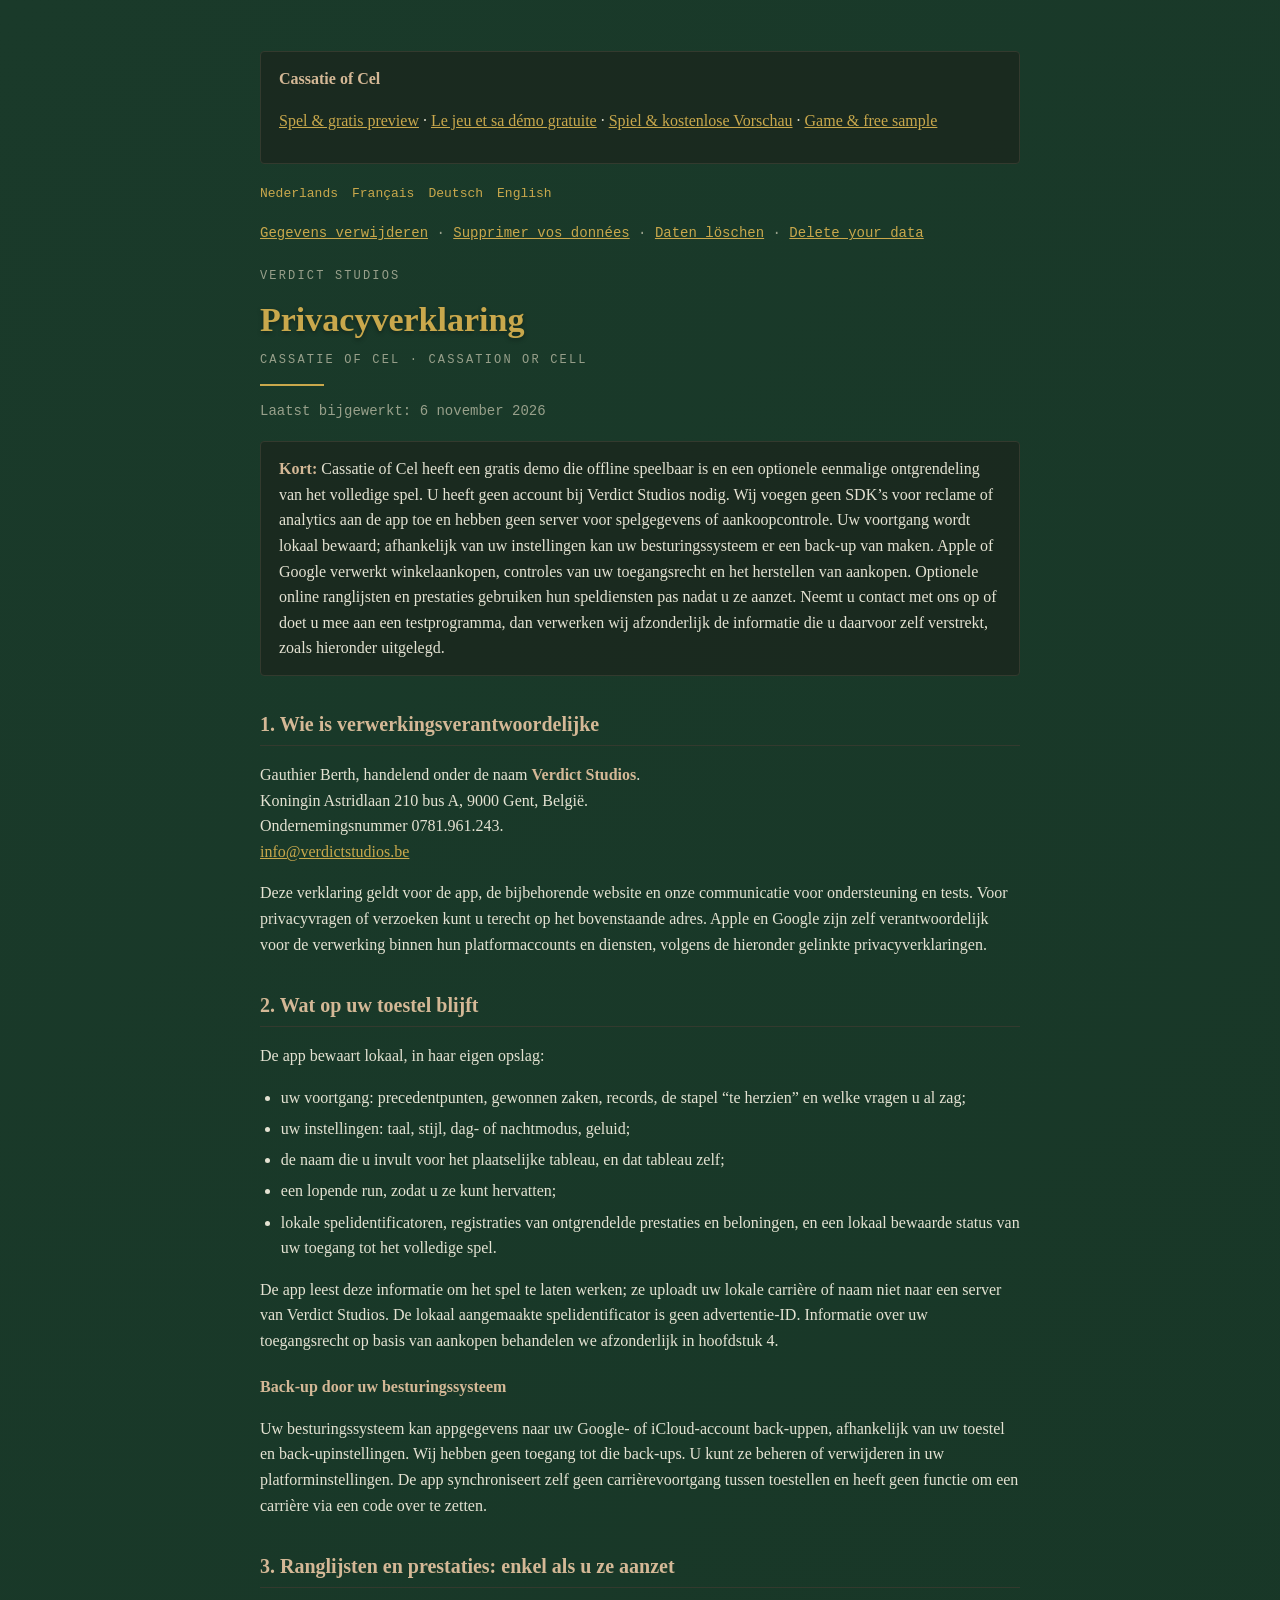
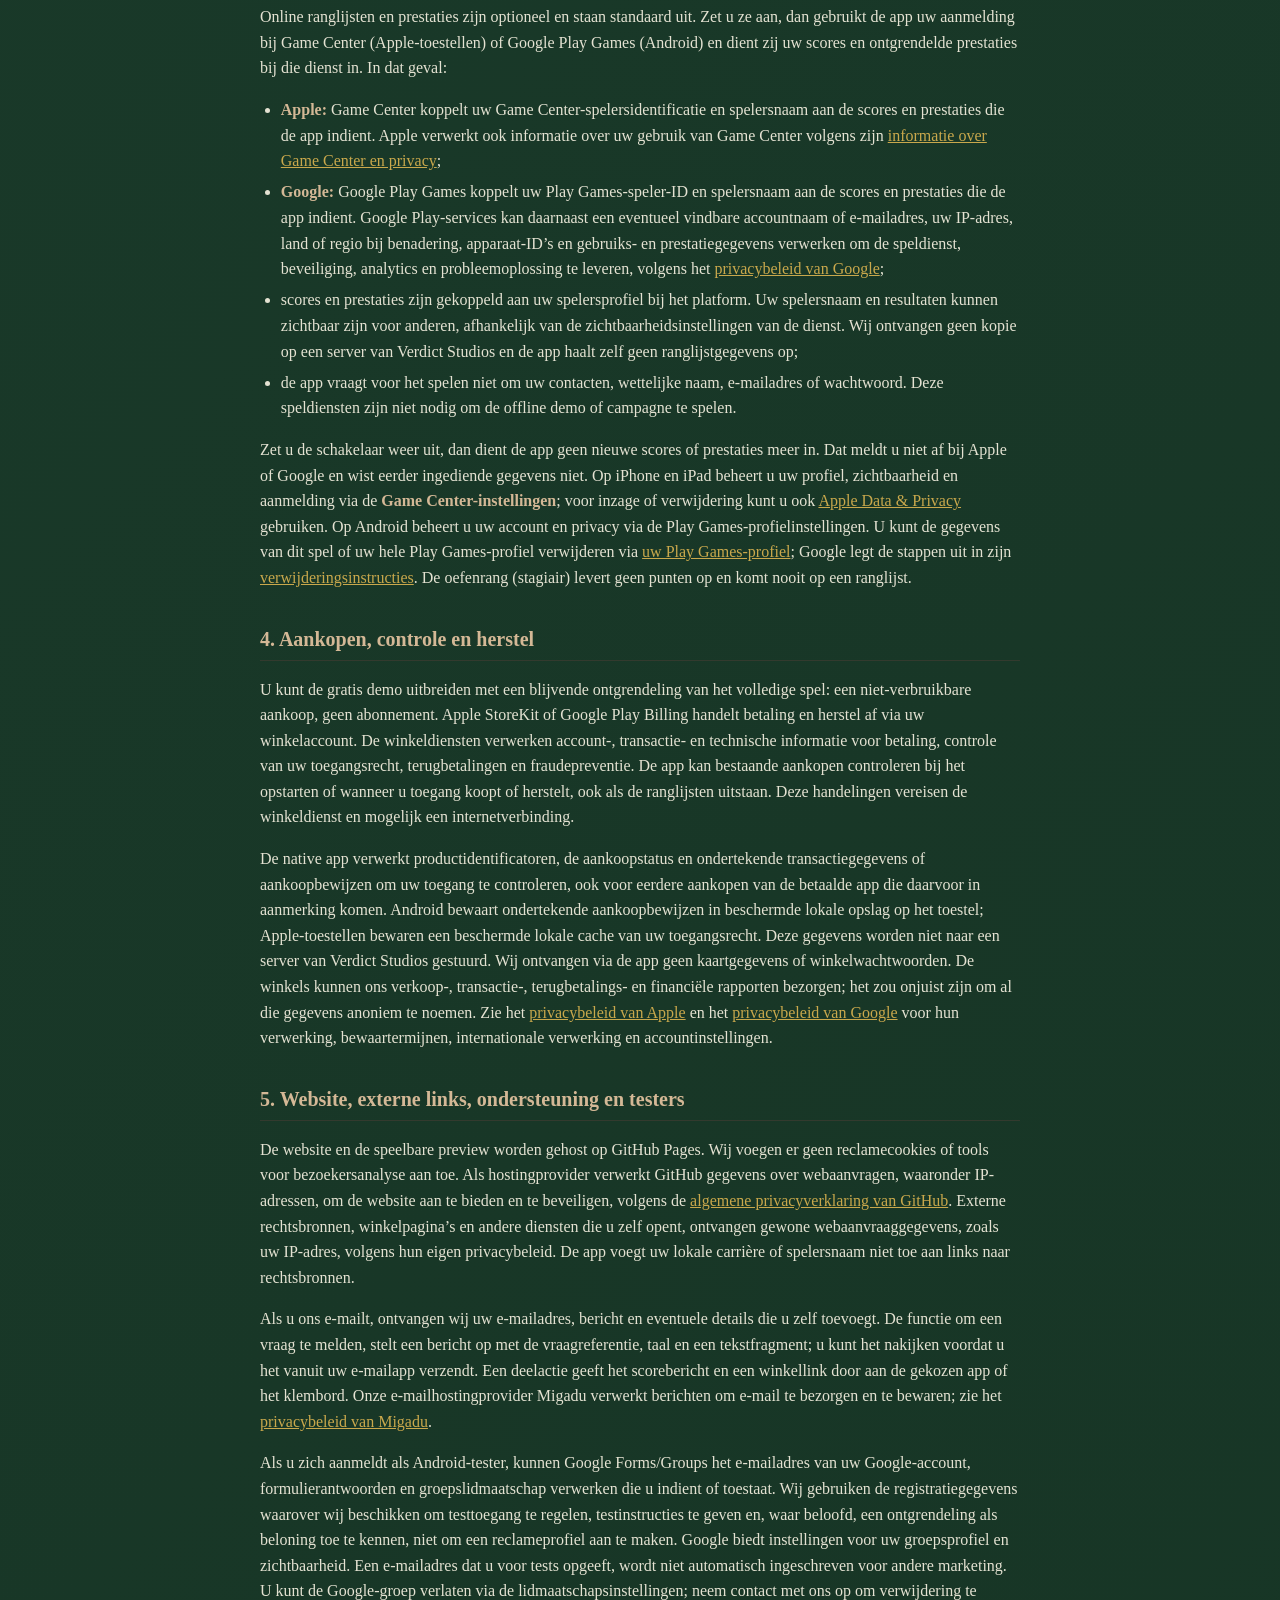
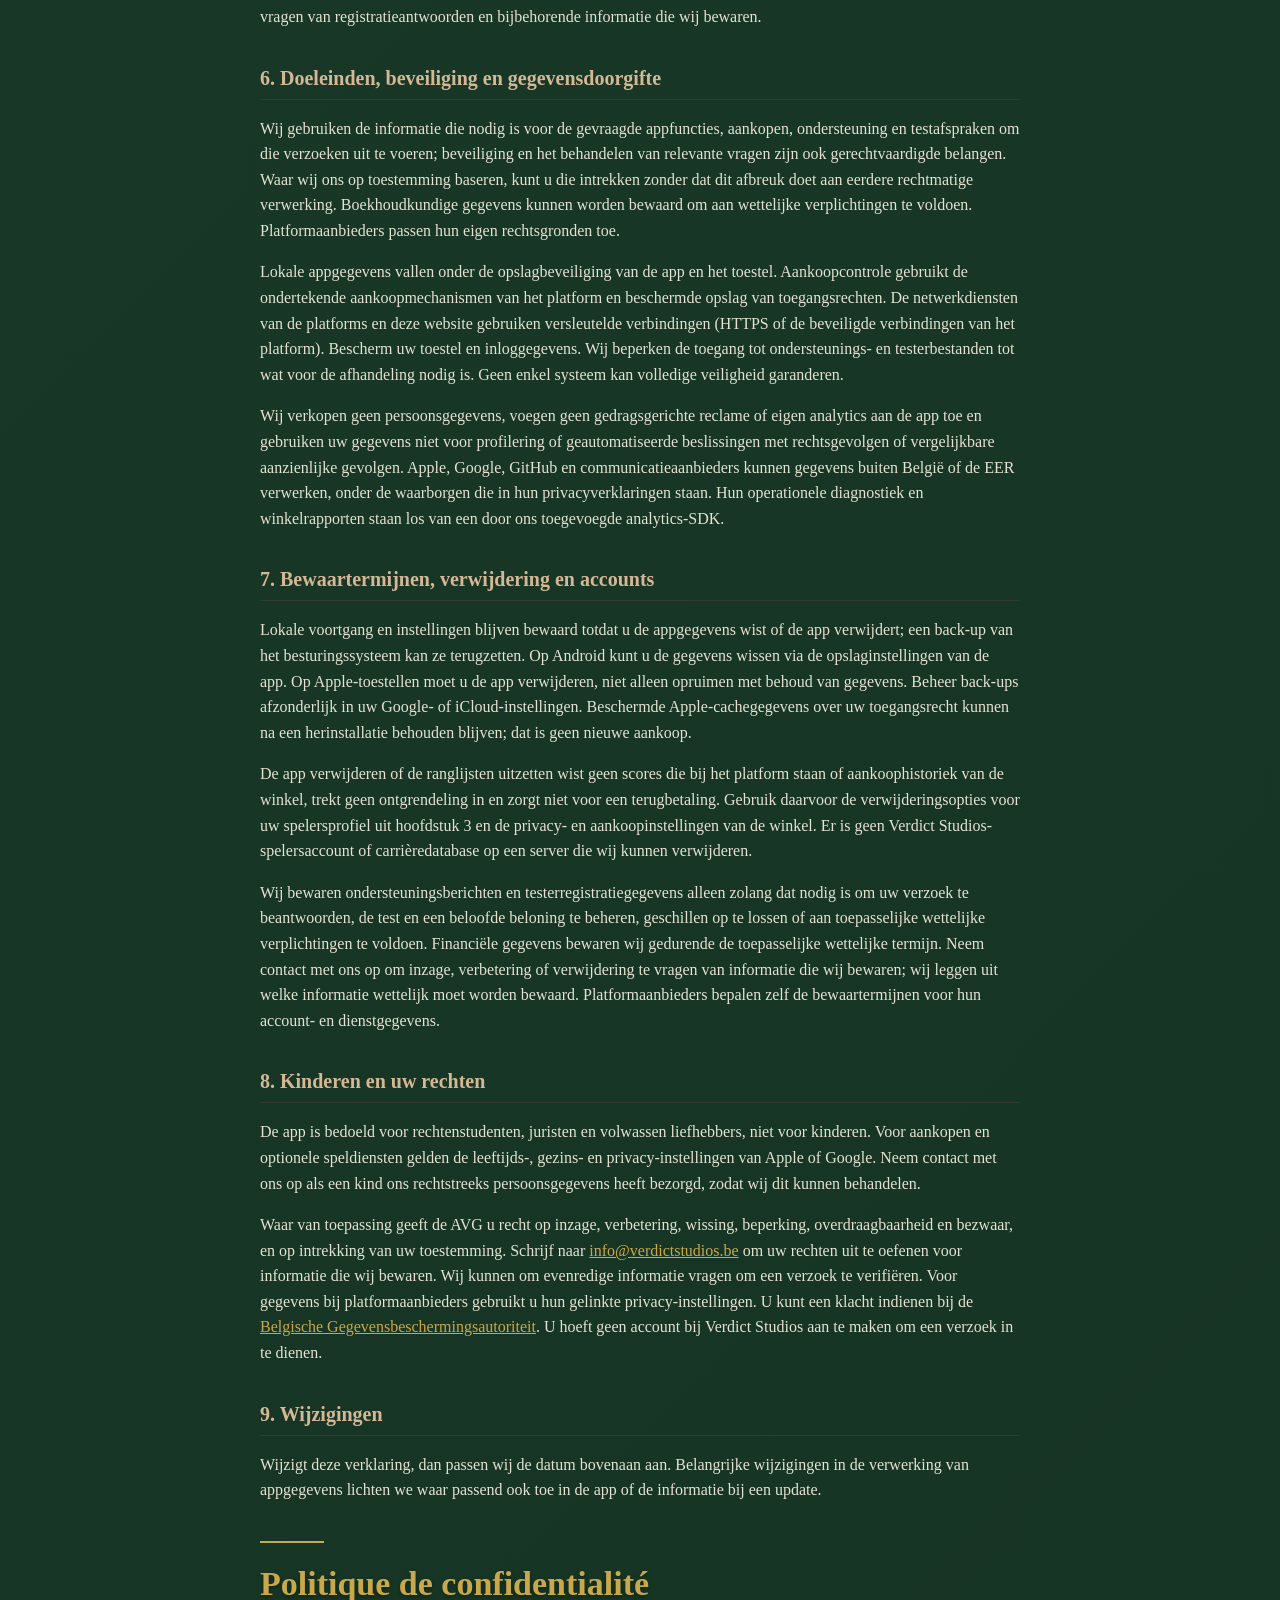
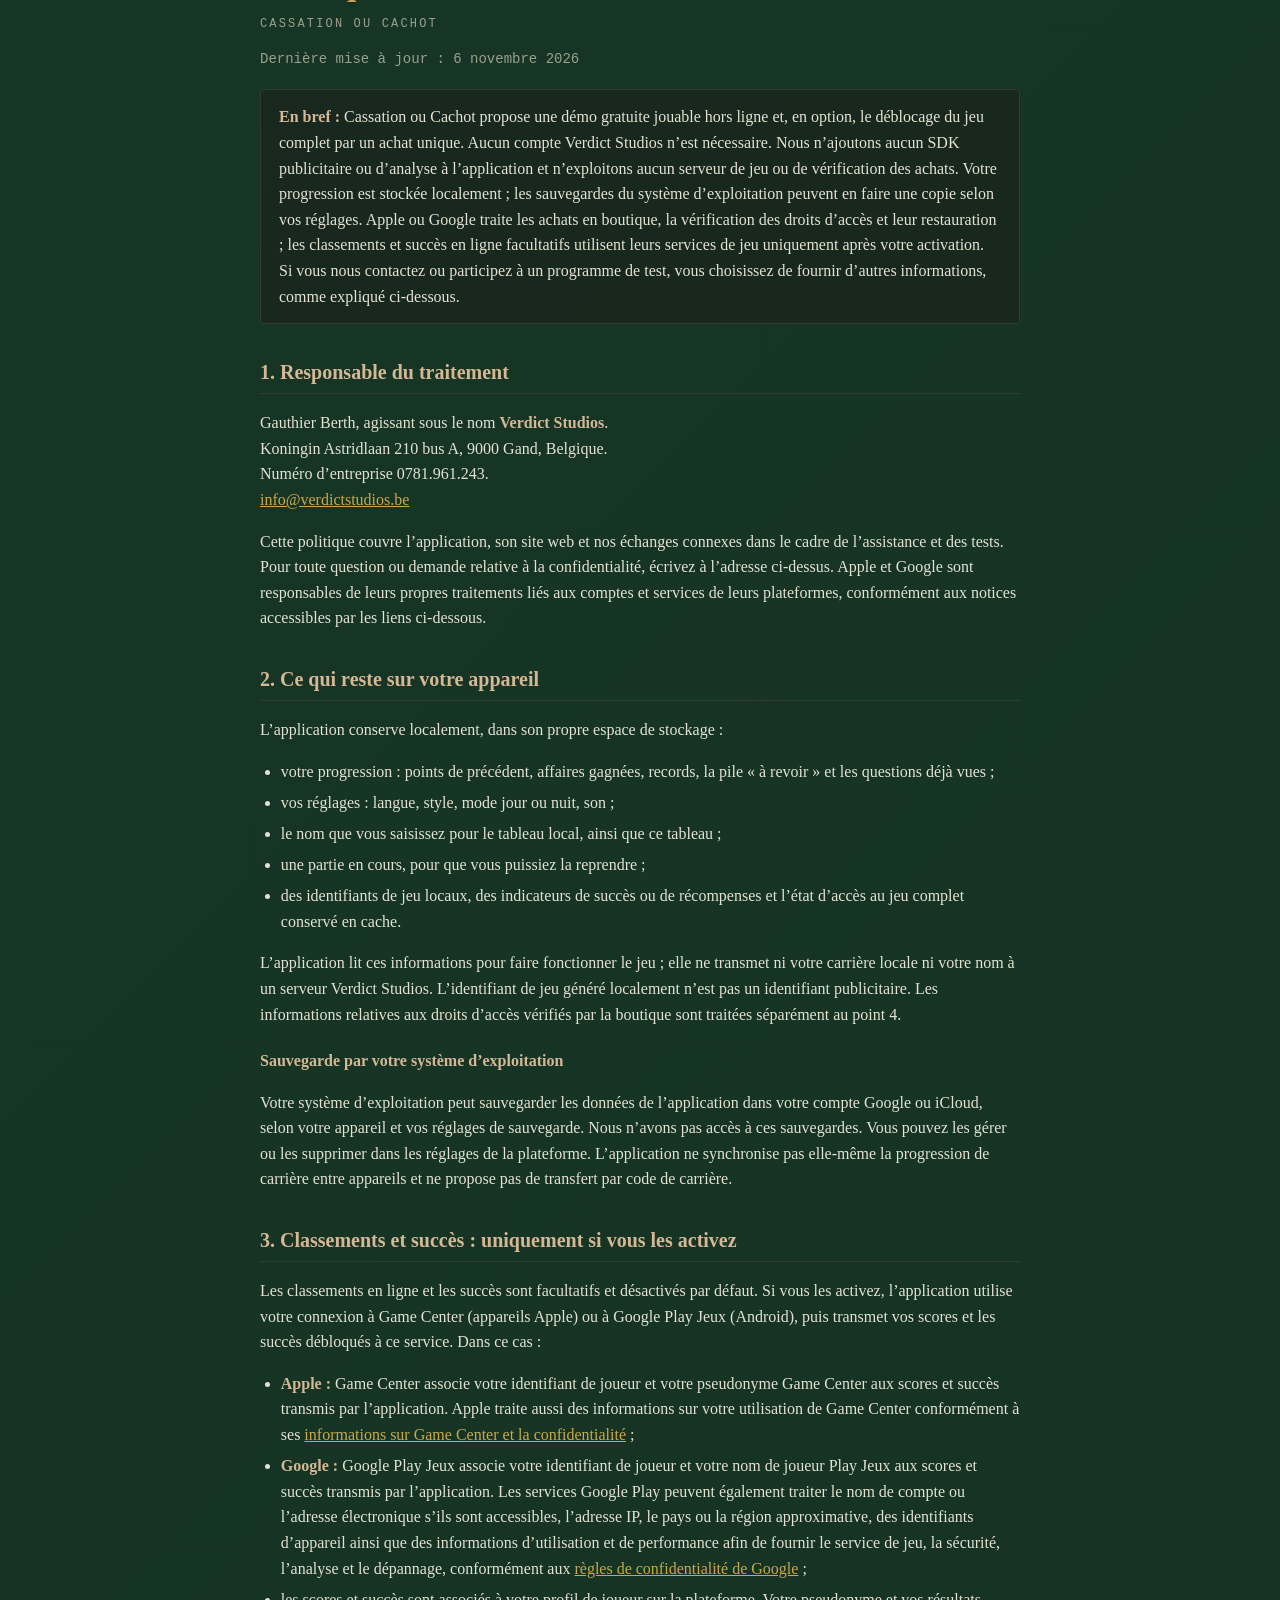
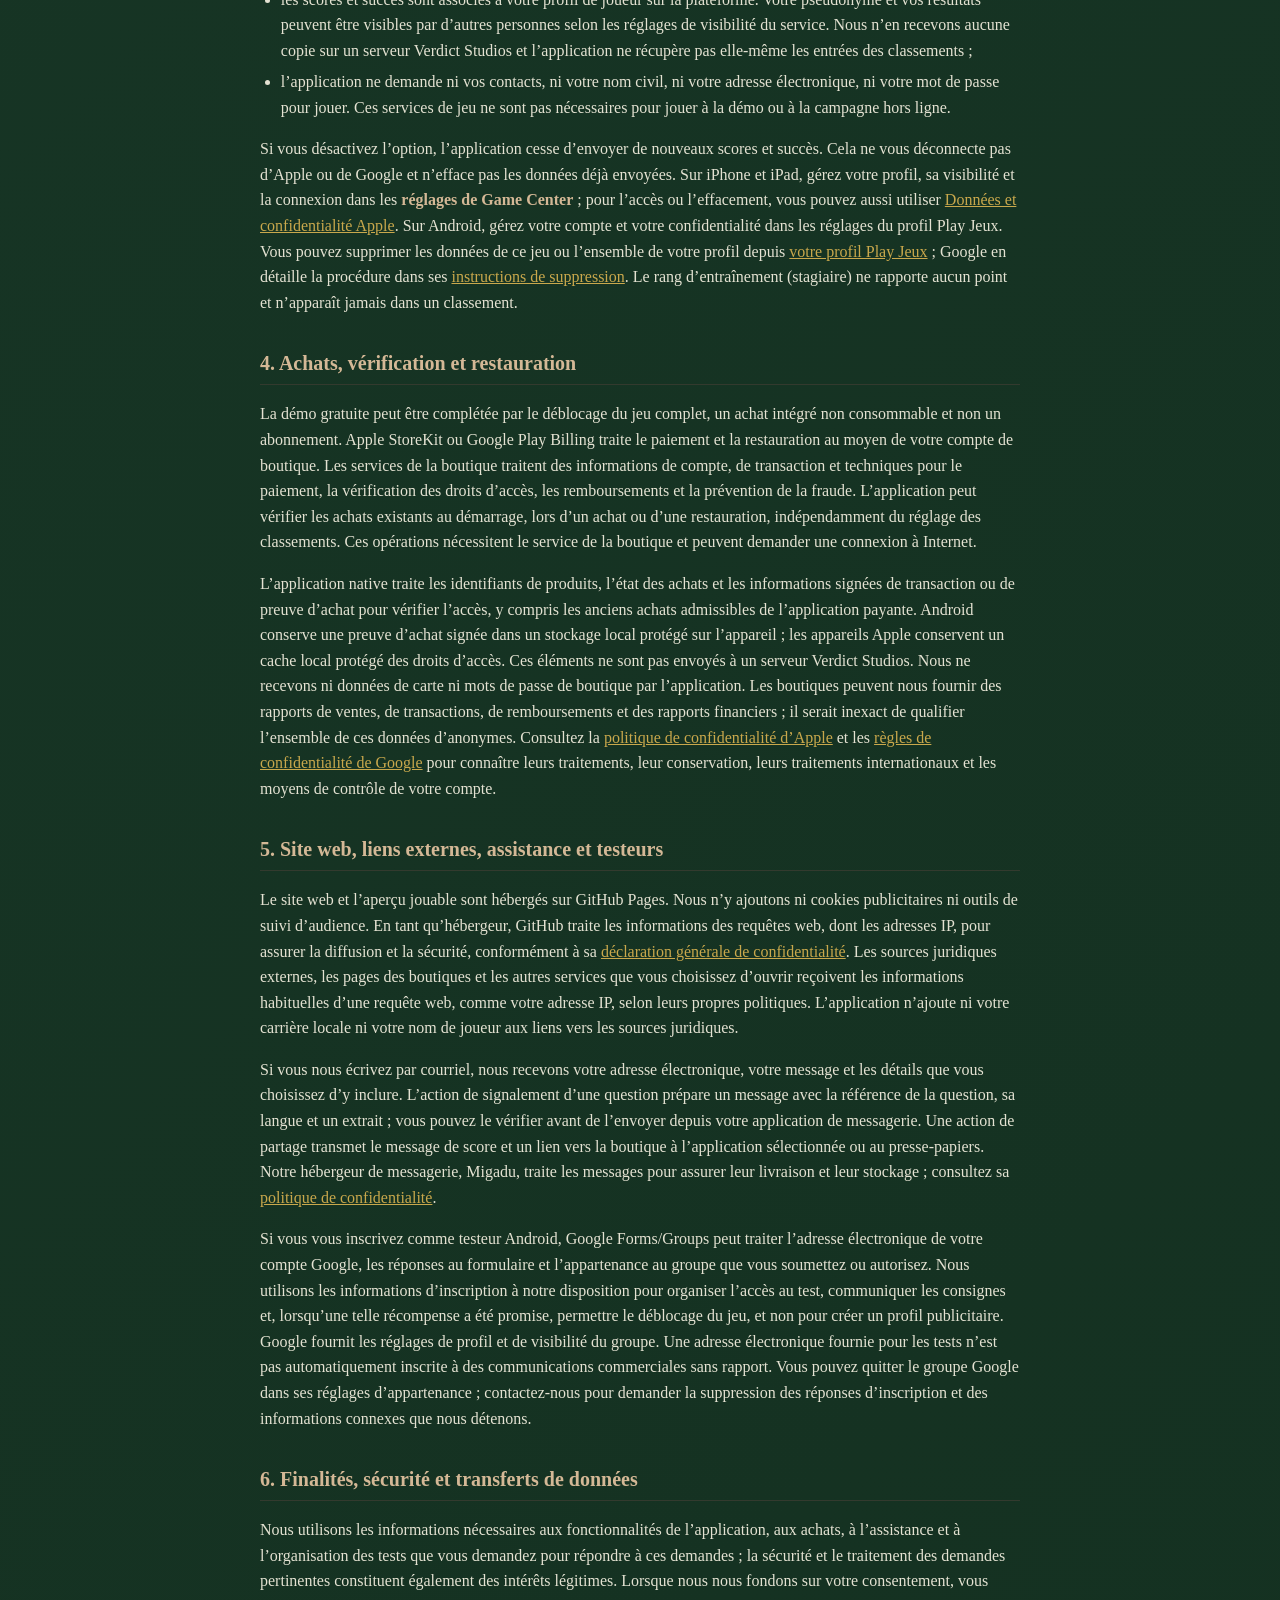
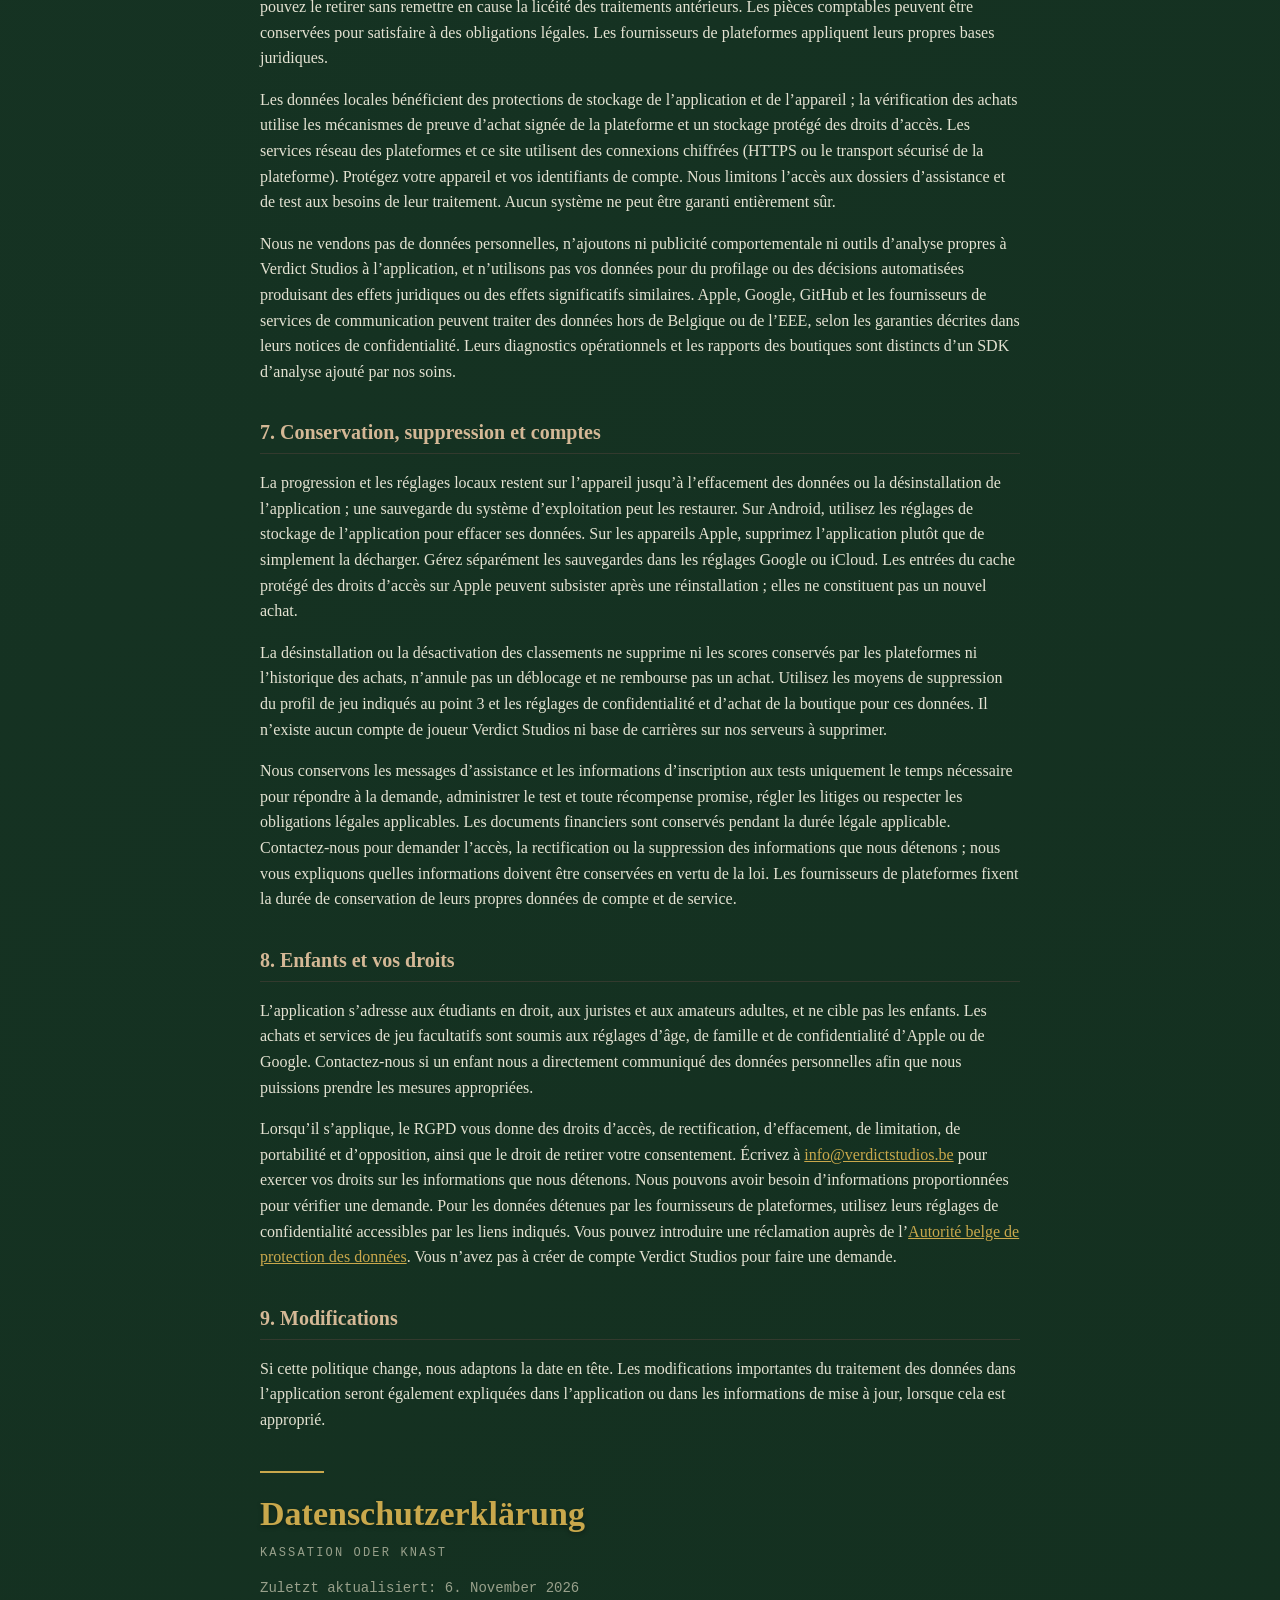
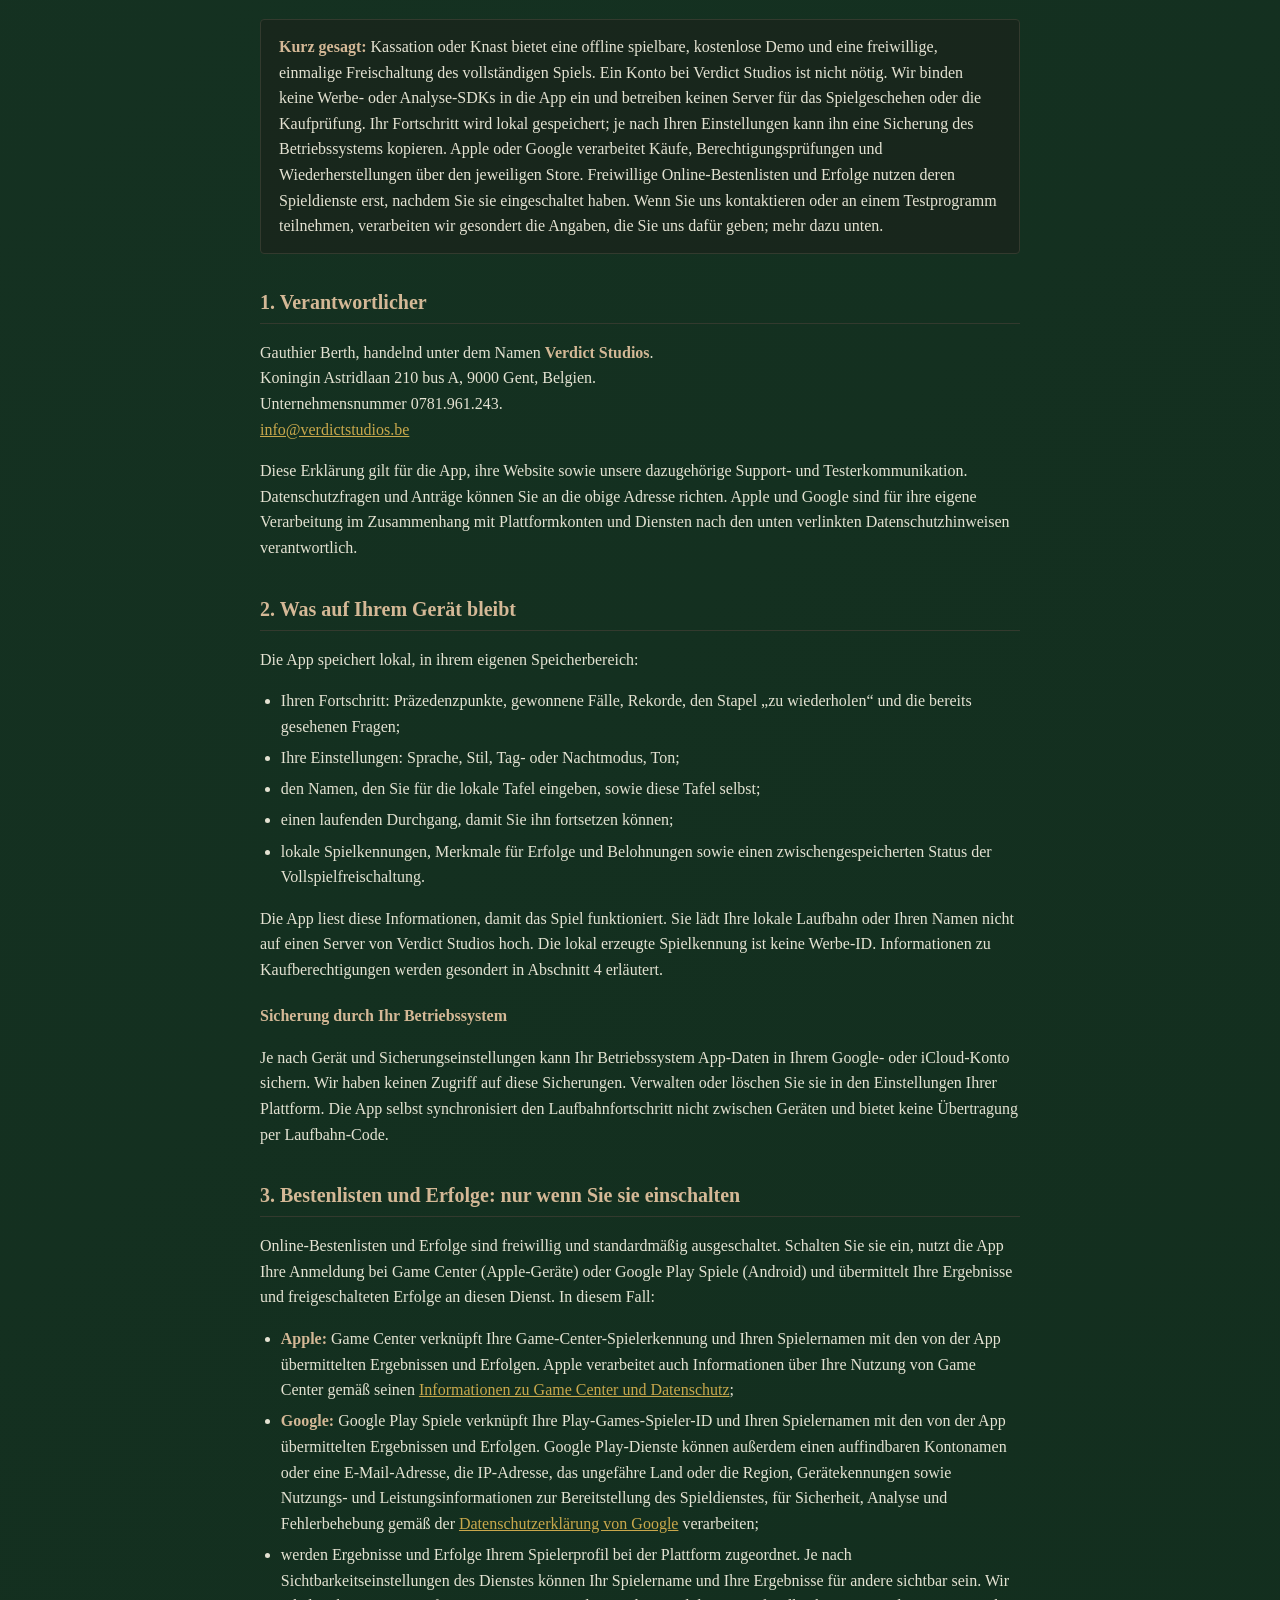
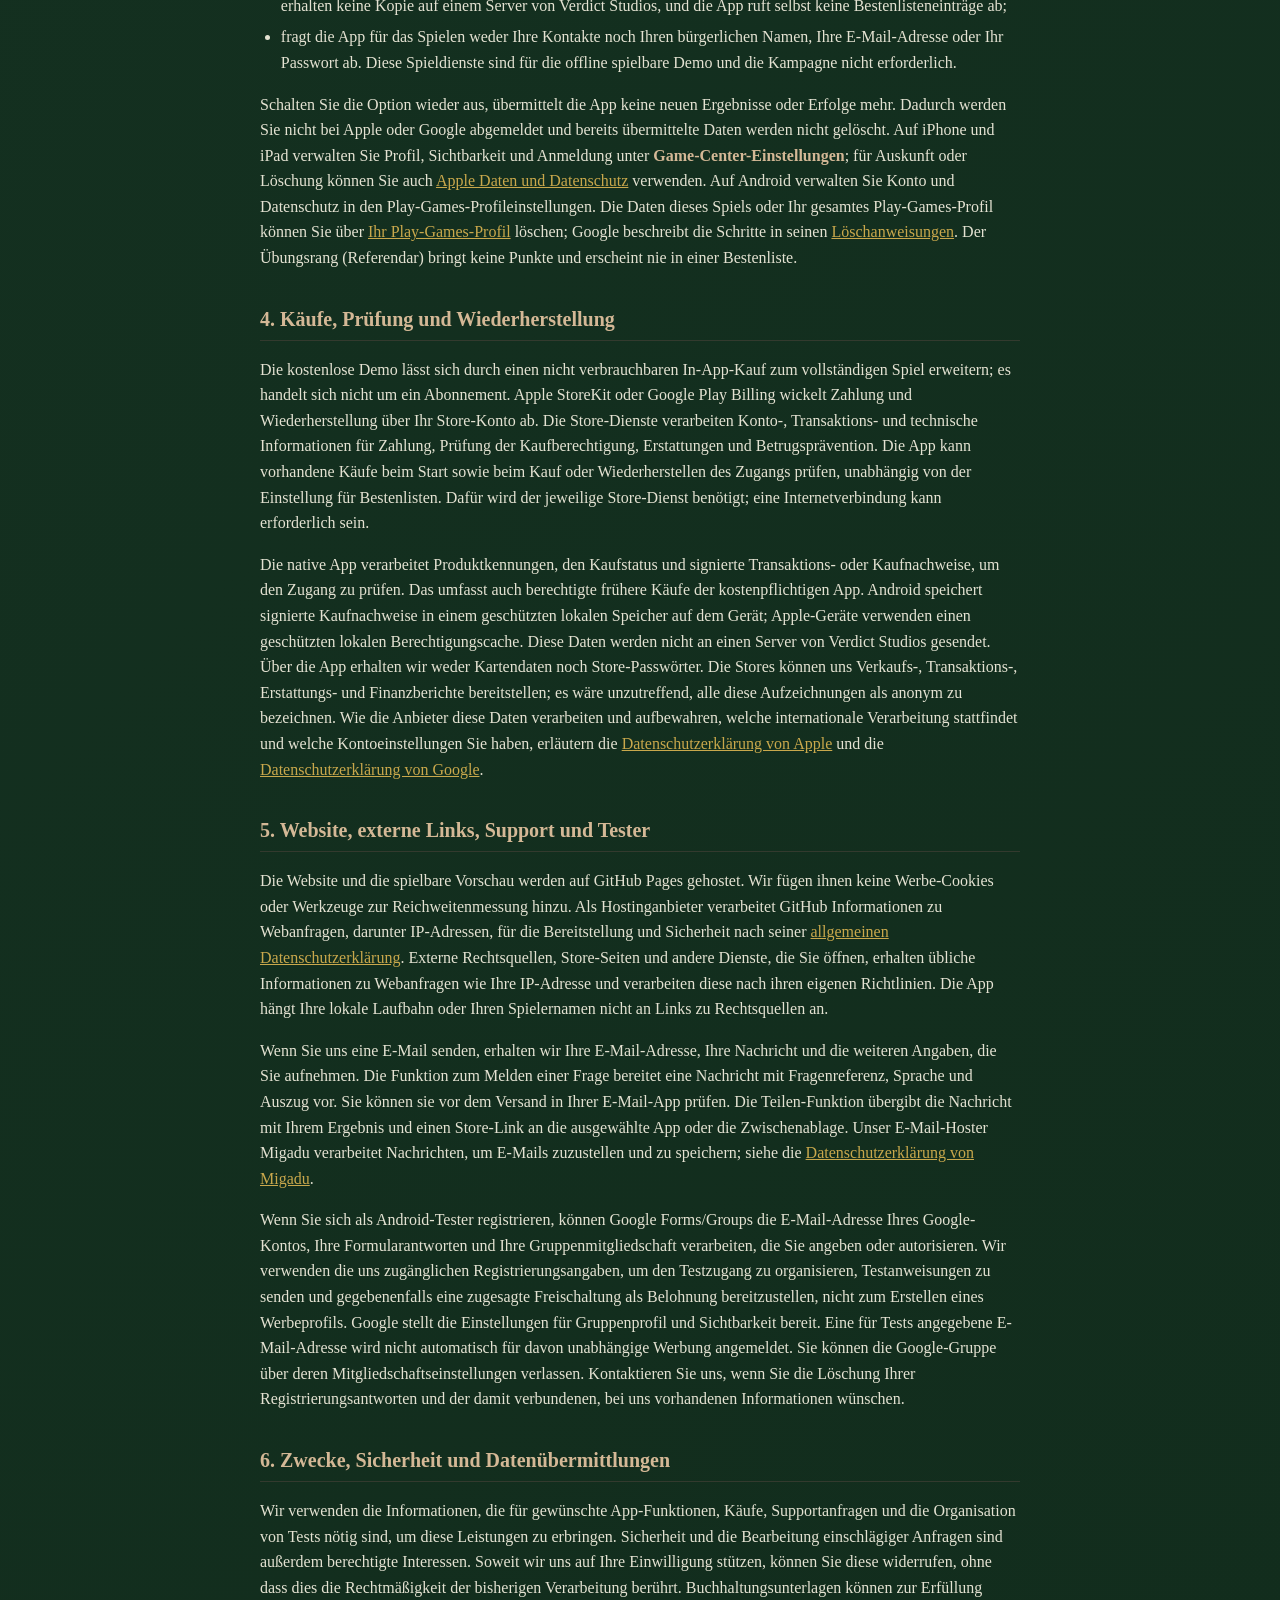
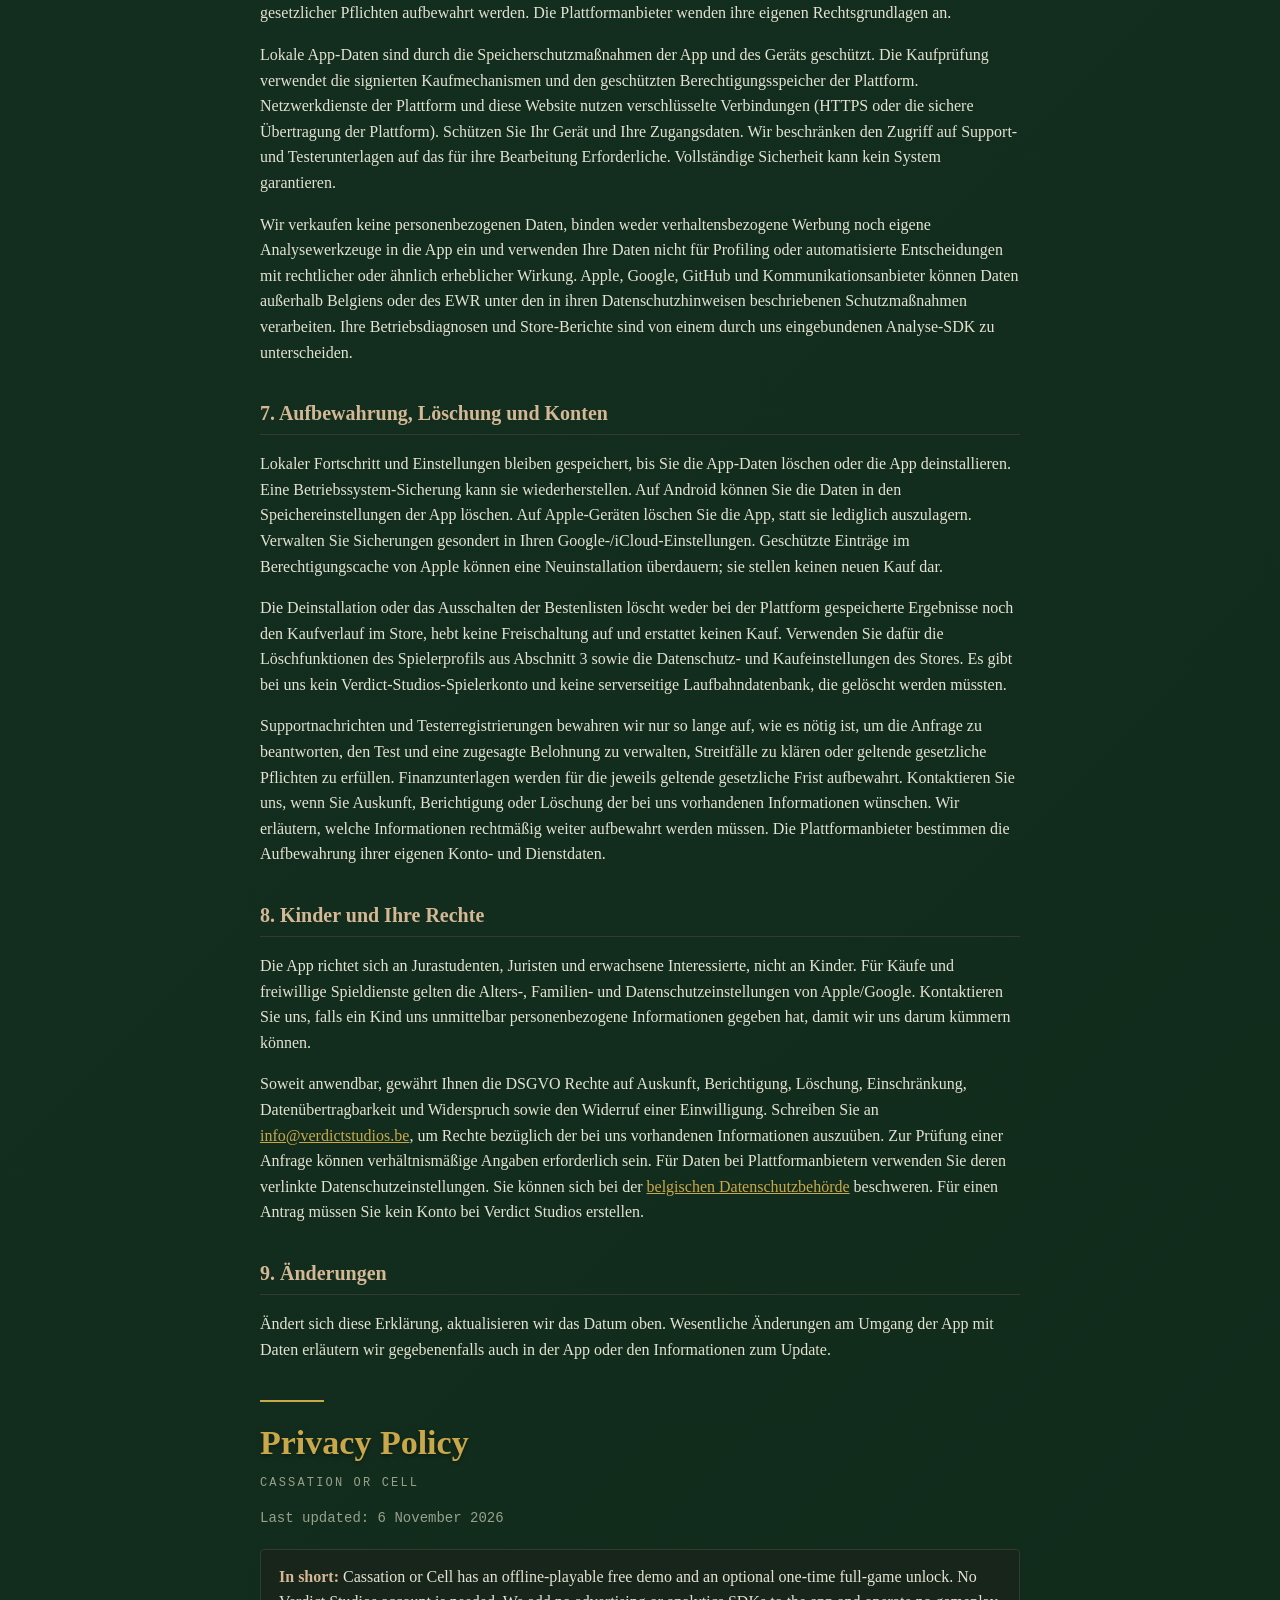
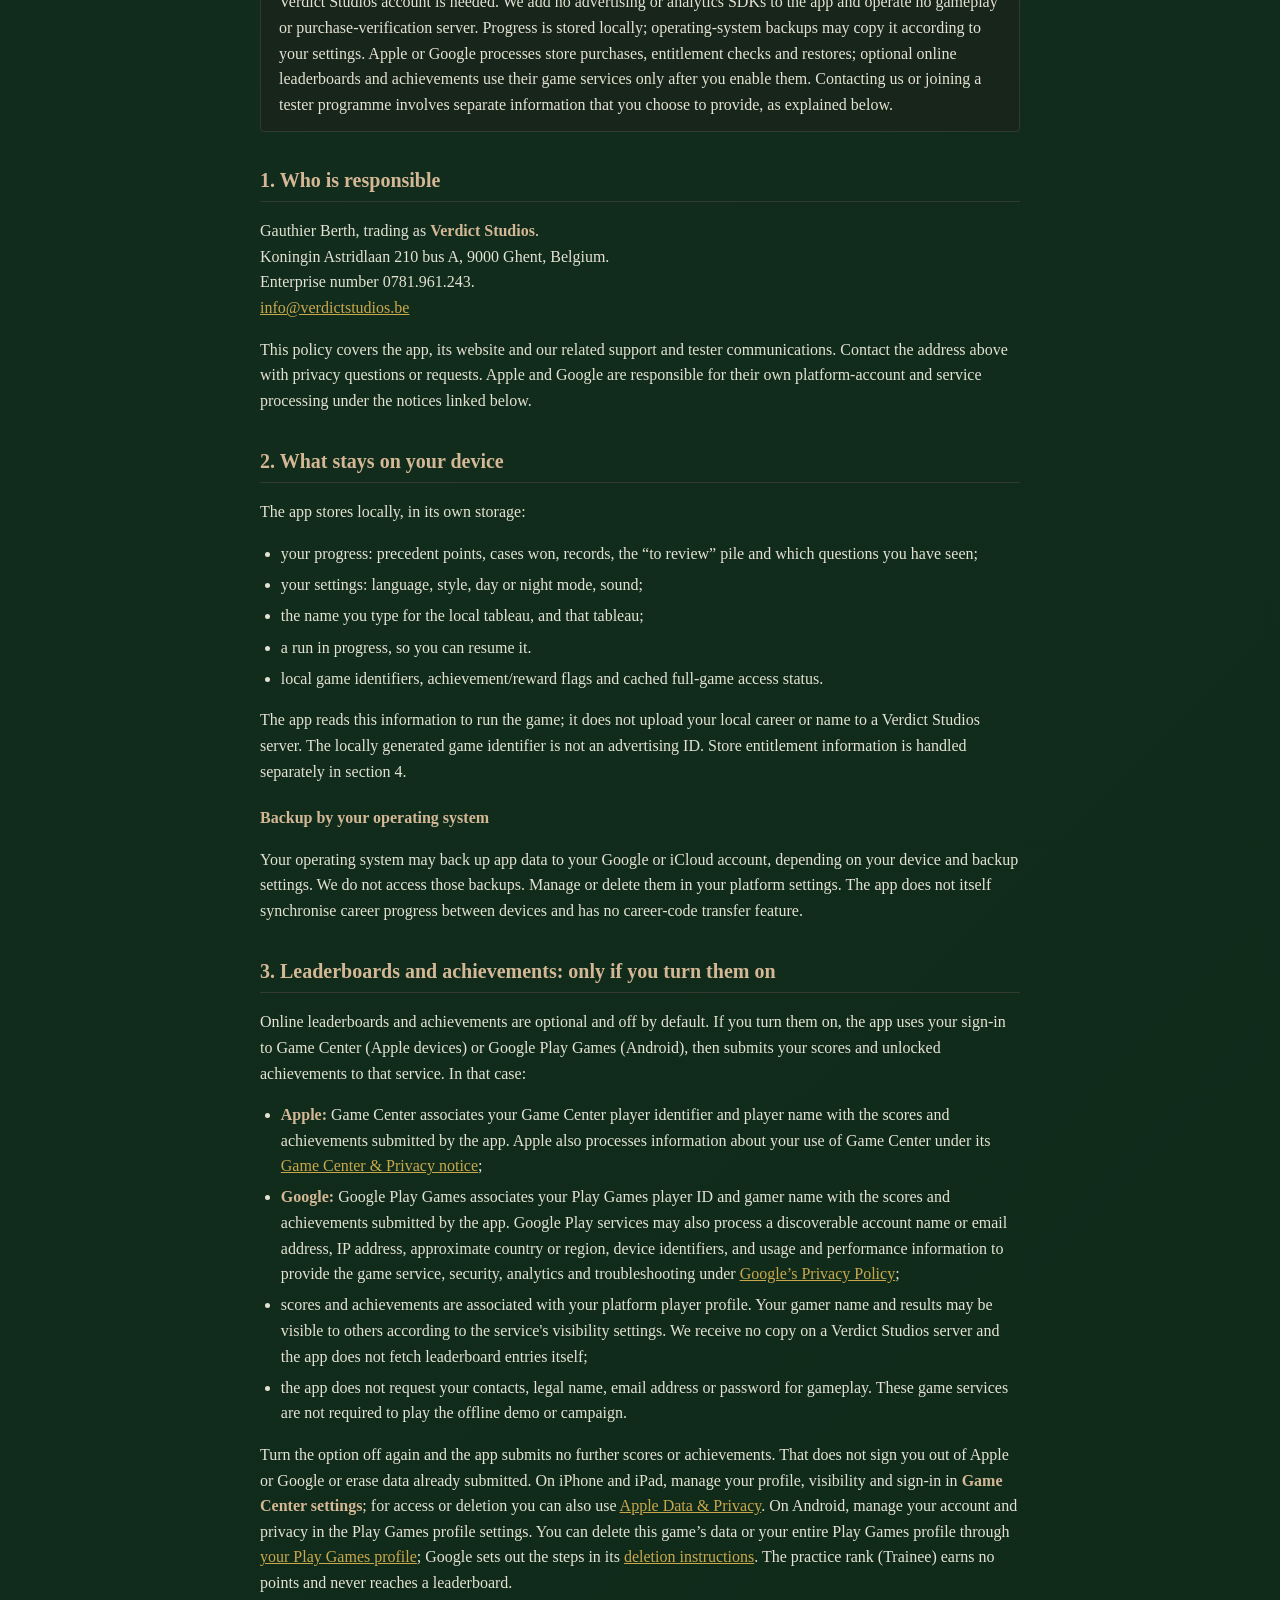
<file: index.html>
<!DOCTYPE html>
<html lang="nl">
<head>
<meta charset="utf-8">
<meta name="viewport" content="width=device-width, initial-scale=1">
<title>Privacyverklaring, Cassatie of Cel (Verdict Studios)</title>
<meta name="description" content="Privacy policy for Cassatie of Cel by Verdict Studios, in Nederlands, français, Deutsch and English: local data, purchases, optional game services and deletion.">
<link rel="canonical" href="https://verdictstudios.be/">
<style>
  :root{
    --bg:#131711; --panel:#1C211A; --ink:#E4E2D2; --muted:#98A08B;
    --line:#333A2E; --accent:#5FB380; --brass:#C9A84C;
  }
  *{box-sizing:border-box}
  body{
    margin:0; background:linear-gradient(135deg,#1a3a2a 0%,#0f2818 100%);
    color:var(--ink); font-family:Georgia,"Times New Roman",serif; line-height:1.6;
    min-height:100vh; padding:32px 18px 72px;
  }
  .wrap{max-width:760px; margin:0 auto}
  .cap{font-family:Consolas,ui-monospace,monospace; font-size:12px; letter-spacing:.18em;
    text-transform:uppercase; color:var(--muted)}
  h1{color:var(--brass); font-size:34px; margin:.2em 0 .1em; text-shadow:0 2px 4px rgba(0,0,0,.35)}
  h2{color:#d4b896; font-size:20px; margin:1.6em 0 .4em; border-bottom:1px solid var(--line); padding-bottom:.25em}
  h3{color:#d4b896; font-size:16px; margin:1.3em 0 .3em}
  .rule{border:0; border-top:2px solid var(--brass); width:64px; margin:14px 0}
  a{color:var(--brass)}
  .muted{color:var(--muted); font-size:14px; font-family:Consolas,ui-monospace,monospace}
  ul{padding-left:1.3em}
  li{margin:.35em 0}
  strong{color:#d4b896}
  .box{background:rgba(28,33,26,.6); border:1px solid var(--line); border-radius:4px; padding:14px 18px; margin:1.2em 0}
  nav{margin:0 0 18px; font-family:Consolas,ui-monospace,monospace; font-size:13px}
  nav a{margin-right:14px; text-decoration:none; border-bottom:1px solid transparent}
  nav a:hover{border-bottom-color:var(--brass)}
  footer{margin-top:2.5em; color:var(--muted); font-size:13px; font-family:Consolas,ui-monospace,monospace}
  section{padding-top:8px}
</style>
</head>
<body>
<div class="wrap">

<aside class="box" aria-label="Cassatie of Cel / Cassation ou Cachot / Kassation oder Knast / Cassation or Cell">
  <strong>Cassatie of Cel</strong>
  <p><a href="coc/play/?lang=nl" lang="nl">Spel &amp; gratis preview</a> ·
  <a href="coc/play/?lang=fr" lang="fr">Le jeu et sa démo gratuite</a> ·
  <a href="coc/play/?lang=de" lang="de">Spiel &amp; kostenlose Vorschau</a> ·
  <a href="coc/play/?lang=en" lang="en">Game &amp; free sample</a></p>
</aside>

<nav>
  <a href="#nl">Nederlands</a><a href="#fr">Français</a><a href="#de">Deutsch</a><a href="#en">English</a>
</nav>
<p class="muted"><a href="coc/delete-data/#nl" lang="nl">Gegevens verwijderen</a> ·
<a href="coc/delete-data/#fr" lang="fr">Supprimer vos données</a> ·
<a href="coc/delete-data/#de" lang="de">Daten löschen</a> ·
<a href="coc/delete-data/#en" lang="en">Delete your data</a></p>

<!-- ============================ NEDERLANDS ============================ -->
<section id="nl" lang="nl">
  <div class="cap">Verdict Studios</div>
  <h1>Privacyverklaring</h1>
  <div class="cap">Cassatie of Cel · Cassation or Cell</div>
  <hr class="rule">
  <p class="muted">Laatst bijgewerkt: 6 november 2026</p>

  <div class="box">
    <strong>Kort:</strong> Cassatie of Cel heeft een gratis demo die offline speelbaar is en
    een optionele eenmalige ontgrendeling van het volledige spel. U heeft geen account bij
    Verdict Studios nodig. Wij voegen geen SDK’s voor reclame of analytics aan de app toe
    en hebben geen server voor spelgegevens of aankoopcontrole. Uw voortgang wordt lokaal
    bewaard; afhankelijk van uw instellingen kan uw besturingssysteem er een back-up van
    maken. Apple of Google verwerkt winkelaankopen, controles van uw toegangsrecht en
    het herstellen van aankopen. Optionele online ranglijsten en prestaties gebruiken hun
    speldiensten pas nadat u ze aanzet. Neemt u contact met ons op of doet u mee aan een
    testprogramma, dan verwerken wij afzonderlijk de informatie die u daarvoor zelf verstrekt,
    zoals hieronder uitgelegd.
  </div>

  <h2>1. Wie is verwerkingsverantwoordelijke</h2>
  <p>Gauthier Berth, handelend onder de naam <strong>Verdict Studios</strong>.<br>
  Koningin Astridlaan 210 bus A, 9000 Gent, België.<br>
  Ondernemingsnummer 0781.961.243.<br>
  <a href="mailto:info@verdictstudios.be">info@verdictstudios.be</a></p>
  <p>Deze verklaring geldt voor de app, de bijbehorende website en onze communicatie voor
  ondersteuning en tests. Voor privacyvragen of verzoeken kunt u terecht op het bovenstaande
  adres. Apple en Google zijn zelf verantwoordelijk voor de verwerking binnen hun
  platformaccounts en diensten, volgens de hieronder gelinkte privacyverklaringen.</p>

  <h2>2. Wat op uw toestel blijft</h2>
  <p>De app bewaart lokaal, in haar eigen opslag:</p>
  <ul>
    <li>uw voortgang: precedentpunten, gewonnen zaken, records, de stapel “te herzien” en welke vragen u al zag;</li>
    <li>uw instellingen: taal, stijl, dag- of nachtmodus, geluid;</li>
    <li>de naam die u invult voor het plaatselijke tableau, en dat tableau zelf;</li>
    <li>een lopende run, zodat u ze kunt hervatten;</li>
    <li>lokale spelidentificatoren, registraties van ontgrendelde prestaties en beloningen,
    en een lokaal bewaarde status van uw toegang tot het volledige spel.</li>
  </ul>
  <p>De app leest deze informatie om het spel te laten werken; ze uploadt uw lokale carrière
  of naam niet naar een server van Verdict Studios. De lokaal aangemaakte spelidentificator
  is geen advertentie-ID. Informatie over uw toegangsrecht op basis van aankopen behandelen
  we afzonderlijk in hoofdstuk 4.</p>

  <h3>Back-up door uw besturingssysteem</h3>
  <p>Uw besturingssysteem kan appgegevens naar uw Google- of iCloud-account back-uppen,
  afhankelijk van uw toestel en back-upinstellingen. Wij hebben geen toegang tot die
  back-ups. U kunt ze beheren of verwijderen in uw platforminstellingen. De app
  synchroniseert zelf geen carrièrevoortgang tussen toestellen en heeft geen functie
  om een carrière via een code over te zetten.</p>

  <h2>3. Ranglijsten en prestaties: enkel als u ze aanzet</h2>
  <p>Online ranglijsten en prestaties zijn optioneel en staan standaard uit. Zet u ze aan,
  dan gebruikt de app uw aanmelding bij Game Center (Apple-toestellen) of Google Play Games
  (Android) en dient zij uw scores en ontgrendelde prestaties bij die dienst in. In dat
  geval:</p>
  <ul>
    <li><strong>Apple:</strong> Game Center koppelt uw Game Center-spelersidentificatie en
    spelersnaam aan de scores en prestaties die de app indient. Apple verwerkt ook
    informatie over uw gebruik van Game Center volgens zijn
    <a href="https://www.apple.com/legal/privacy/data/en/game-center/">informatie over
    Game Center en privacy</a>;</li>
    <li><strong>Google:</strong> Google Play Games koppelt uw Play Games-speler-ID en
    spelersnaam aan de scores en prestaties die de app indient. Google Play-services kan
    daarnaast een eventueel vindbare accountnaam of e-mailadres, uw IP-adres, land of regio
    bij benadering, apparaat-ID’s en gebruiks- en prestatiegegevens verwerken om de
    speldienst, beveiliging, analytics en probleemoplossing te leveren, volgens het
    <a href="https://policies.google.com/privacy">privacybeleid van Google</a>;</li>
    <li>scores en prestaties zijn gekoppeld aan uw spelersprofiel bij het platform. Uw
    spelersnaam en resultaten kunnen zichtbaar zijn voor anderen, afhankelijk van de
    zichtbaarheidsinstellingen van de dienst. Wij ontvangen geen kopie op een server van
    Verdict Studios en de app haalt zelf geen ranglijstgegevens op;</li>
    <li>de app vraagt voor het spelen niet om uw contacten, wettelijke naam, e-mailadres
    of wachtwoord. Deze speldiensten zijn niet nodig om de offline demo of campagne te spelen.</li>
  </ul>
  <p>Zet u de schakelaar weer uit, dan dient de app geen nieuwe scores of prestaties meer in. Dat meldt u niet af bij
  Apple of Google en wist eerder ingediende gegevens niet. Op iPhone en iPad beheert u uw
  profiel, zichtbaarheid en aanmelding via de <strong>Game Center-instellingen</strong>;
  voor inzage of verwijdering kunt u ook
  <a href="https://privacy.apple.com/">Apple Data &amp; Privacy</a> gebruiken. Op Android
  beheert u uw account en privacy via de Play Games-profielinstellingen. U kunt de gegevens
  van dit spel of uw hele Play Games-profiel verwijderen via
  <a href="https://play.google.com/games/profile">uw Play Games-profiel</a>; Google legt de
  stappen uit in zijn
  <a href="https://support.google.com/googleplay/answer/9130646">verwijderingsinstructies</a>.
  De oefenrang (stagiair) levert geen punten op en komt nooit op een ranglijst.</p>

  <h2>4. Aankopen, controle en herstel</h2>
  <p>U kunt de gratis demo uitbreiden met een blijvende ontgrendeling van het volledige
  spel: een niet-verbruikbare aankoop, geen abonnement. Apple StoreKit of Google Play
  Billing handelt betaling en herstel af via uw winkelaccount. De winkeldiensten verwerken
  account-, transactie- en technische informatie voor betaling, controle van uw
  toegangsrecht, terugbetalingen en fraudepreventie. De app kan bestaande aankopen
  controleren bij het opstarten of wanneer u toegang koopt of herstelt, ook als de
  ranglijsten uitstaan. Deze handelingen vereisen de winkeldienst en mogelijk een
  internetverbinding.</p>
  <p>De native app verwerkt productidentificatoren, de aankoopstatus en ondertekende
  transactiegegevens of aankoopbewijzen om uw toegang te controleren, ook voor eerdere
  aankopen van de betaalde app die daarvoor in aanmerking komen. Android bewaart
  ondertekende aankoopbewijzen in beschermde lokale opslag op het toestel; Apple-toestellen
  bewaren een beschermde lokale cache van uw toegangsrecht. Deze gegevens worden niet
  naar een server van Verdict Studios gestuurd. Wij ontvangen via de app geen kaartgegevens
  of winkelwachtwoorden. De winkels kunnen ons verkoop-, transactie-, terugbetalings- en
  financiële rapporten bezorgen; het zou onjuist zijn om al die gegevens anoniem te noemen.
  Zie het <a href="https://www.apple.com/legal/privacy/">privacybeleid van Apple</a> en het
  <a href="https://policies.google.com/privacy">privacybeleid van Google</a> voor hun
  verwerking, bewaartermijnen, internationale verwerking en accountinstellingen.</p>

  <h2>5. Website, externe links, ondersteuning en testers</h2>
  <p>De website en de speelbare preview worden gehost op GitHub Pages. Wij voegen er geen
  reclamecookies of tools voor bezoekersanalyse aan toe. Als hostingprovider verwerkt
  GitHub gegevens over webaanvragen, waaronder IP-adressen, om de website aan te bieden
  en te beveiligen, volgens de
  <a href="https://docs.github.com/en/site-policy/privacy-policies/github-general-privacy-statement">algemene privacyverklaring van GitHub</a>.
  Externe rechtsbronnen, winkelpagina’s en andere diensten die u zelf opent, ontvangen
  gewone webaanvraaggegevens, zoals uw IP-adres, volgens hun eigen privacybeleid. De app
  voegt uw lokale carrière of spelersnaam niet toe aan links naar rechtsbronnen.</p>
  <p>Als u ons e-mailt, ontvangen wij uw e-mailadres, bericht en eventuele details die u
  zelf toevoegt. De functie om een vraag te melden, stelt een bericht op met de
  vraagreferentie, taal en een tekstfragment; u kunt het nakijken voordat u het vanuit
  uw e-mailapp verzendt. Een deelactie geeft het scorebericht en een winkellink door aan
  de gekozen app of het klembord. Onze e-mailhostingprovider Migadu verwerkt berichten
  om e-mail te bezorgen en te bewaren; zie het
  <a href="https://www.migadu.com/privacy/">privacybeleid van Migadu</a>.</p>
  <p>Als u zich aanmeldt als Android-tester, kunnen Google Forms/Groups het e-mailadres
  van uw Google-account, formulierantwoorden en groepslidmaatschap verwerken die u
  indient of toestaat. Wij gebruiken de registratiegegevens waarover wij beschikken om
  testtoegang te regelen, testinstructies te geven en, waar beloofd, een ontgrendeling als
  beloning toe te kennen, niet om een reclameprofiel aan te maken. Google biedt instellingen
  voor uw groepsprofiel en zichtbaarheid. Een e-mailadres dat u voor tests opgeeft,
  wordt niet automatisch ingeschreven voor andere marketing. U kunt de Google-groep
  verlaten via de lidmaatschapsinstellingen; neem contact met ons op om verwijdering te
  vragen van registratieantwoorden en bijbehorende informatie die wij bewaren.</p>

  <h2>6. Doeleinden, beveiliging en gegevensdoorgifte</h2>
  <p>Wij gebruiken de informatie die nodig is voor de gevraagde appfuncties, aankopen,
  ondersteuning en testafspraken om die verzoeken uit te voeren; beveiliging en het
  behandelen van relevante vragen zijn ook gerechtvaardigde belangen. Waar wij ons op
  toestemming baseren, kunt u die intrekken zonder dat dit afbreuk doet aan eerdere
  rechtmatige verwerking. Boekhoudkundige gegevens kunnen worden bewaard om aan wettelijke
  verplichtingen te voldoen. Platformaanbieders passen hun eigen rechtsgronden toe.</p>
  <p>Lokale appgegevens vallen onder de opslagbeveiliging van de app en het toestel.
  Aankoopcontrole gebruikt de ondertekende aankoopmechanismen van het platform en
  beschermde opslag van toegangsrechten. De netwerkdiensten van de platforms en deze
  website gebruiken versleutelde verbindingen (HTTPS of de beveiligde verbindingen van
  het platform). Bescherm uw toestel en inloggegevens. Wij beperken de toegang tot
  ondersteunings- en testerbestanden tot wat voor de afhandeling nodig is. Geen enkel
  systeem kan volledige veiligheid garanderen.</p>
  <p>Wij verkopen geen persoonsgegevens, voegen geen gedragsgerichte reclame of eigen
  analytics aan de app toe en gebruiken uw gegevens niet voor profilering of
  geautomatiseerde beslissingen met rechtsgevolgen of vergelijkbare aanzienlijke gevolgen.
  Apple, Google, GitHub en communicatieaanbieders kunnen gegevens buiten België of de EER
  verwerken, onder de waarborgen die in hun privacyverklaringen staan. Hun operationele
  diagnostiek en winkelrapporten staan los van een door ons toegevoegde analytics-SDK.</p>

  <h2>7. Bewaartermijnen, verwijdering en accounts</h2>
  <p>Lokale voortgang en instellingen blijven bewaard totdat u de appgegevens wist of
  de app verwijdert; een back-up van het besturingssysteem kan ze terugzetten. Op Android
  kunt u de gegevens wissen via de opslaginstellingen van de app. Op Apple-toestellen
  moet u de app verwijderen, niet alleen opruimen met behoud van gegevens. Beheer back-ups
  afzonderlijk in uw Google- of iCloud-instellingen. Beschermde Apple-cachegegevens over
  uw toegangsrecht kunnen na een herinstallatie behouden blijven; dat is geen nieuwe aankoop.</p>
  <p>De app verwijderen of de ranglijsten uitzetten wist geen scores die bij het platform
  staan of aankoophistoriek van de winkel, trekt geen ontgrendeling in en zorgt niet voor
  een terugbetaling. Gebruik daarvoor de verwijderingsopties voor uw spelersprofiel uit
  hoofdstuk 3 en de privacy- en aankoopinstellingen van de winkel. Er is geen
  Verdict Studios-spelersaccount of carrièredatabase op een server die wij kunnen verwijderen.</p>
  <p>Wij bewaren ondersteuningsberichten en testerregistratiegegevens alleen zolang dat
  nodig is om uw verzoek te beantwoorden, de test en een beloofde beloning te beheren,
  geschillen op te lossen of aan toepasselijke wettelijke verplichtingen te voldoen.
  Financiële gegevens bewaren wij gedurende de toepasselijke wettelijke termijn. Neem
  contact met ons op om inzage, verbetering of verwijdering te vragen van informatie die
  wij bewaren; wij leggen uit welke informatie wettelijk moet worden bewaard.
  Platformaanbieders bepalen zelf de bewaartermijnen voor hun account- en dienstgegevens.</p>

  <h2>8. Kinderen en uw rechten</h2>
  <p>De app is bedoeld voor rechtenstudenten, juristen en volwassen liefhebbers, niet voor
  kinderen. Voor aankopen en optionele speldiensten gelden de leeftijds-, gezins- en
  privacy-instellingen van Apple of Google. Neem contact met ons op als een kind ons
  rechtstreeks persoonsgegevens heeft bezorgd, zodat wij dit kunnen behandelen.</p>
  <p>Waar van toepassing geeft de AVG u recht op inzage, verbetering, wissing, beperking,
  overdraagbaarheid en bezwaar, en op intrekking van uw toestemming. Schrijf naar
  <a href="mailto:info@verdictstudios.be">info@verdictstudios.be</a> om uw rechten uit te
  oefenen voor informatie die wij bewaren. Wij kunnen om evenredige informatie vragen
  om een verzoek te verifiëren. Voor gegevens bij platformaanbieders gebruikt u hun
  gelinkte privacy-instellingen. U kunt een klacht indienen bij de
  <a href="https://www.dataprotectionauthority.be/">Belgische Gegevensbeschermingsautoriteit</a>.
  U hoeft geen account bij Verdict Studios aan te maken om een verzoek in te dienen.</p>

  <h2>9. Wijzigingen</h2>
  <p>Wijzigt deze verklaring, dan passen wij de datum bovenaan aan. Belangrijke wijzigingen
  in de verwerking van appgegevens lichten we waar passend ook toe in de app of de
  informatie bij een update.</p>
</section>

<!-- ============================= FRANÇAIS ============================= -->
<section id="fr" lang="fr">
  <hr class="rule">
  <h1>Politique de confidentialité</h1>
  <div class="cap">Cassation ou Cachot</div>
  <p class="muted">Dernière mise à jour : 6 novembre 2026</p>

  <div class="box">
    <strong>En bref :</strong> Cassation ou Cachot propose une démo gratuite jouable hors
    ligne et, en option, le déblocage du jeu complet par un achat unique. Aucun compte
    Verdict Studios n’est nécessaire. Nous n’ajoutons aucun SDK publicitaire ou d’analyse
    à l’application et n’exploitons aucun serveur de jeu ou de vérification des achats.
    Votre progression est stockée localement ; les sauvegardes du système d’exploitation
    peuvent en faire une copie selon vos réglages. Apple ou Google traite les achats en
    boutique, la vérification des droits d’accès et leur restauration ; les classements
    et succès en ligne facultatifs utilisent leurs services de jeu uniquement après votre
    activation. Si vous nous contactez ou participez à un programme de test, vous choisissez
    de fournir d’autres informations, comme expliqué ci-dessous.
  </div>

  <h2>1. Responsable du traitement</h2>
  <p>Gauthier Berth, agissant sous le nom <strong>Verdict Studios</strong>.<br>
  Koningin Astridlaan 210 bus A, 9000 Gand, Belgique.<br>
  Numéro d’entreprise 0781.961.243.<br>
  <a href="mailto:info@verdictstudios.be">info@verdictstudios.be</a></p>
  <p>Cette politique couvre l’application, son site web et nos échanges connexes dans le
  cadre de l’assistance et des tests. Pour toute question ou demande relative à la confidentialité,
  écrivez à l’adresse ci-dessus. Apple et Google sont responsables de leurs propres
  traitements liés aux comptes et services de leurs plateformes, conformément aux notices
  accessibles par les liens ci-dessous.</p>

  <h2>2. Ce qui reste sur votre appareil</h2>
  <p>L’application conserve localement, dans son propre espace de stockage :</p>
  <ul>
    <li>votre progression : points de précédent, affaires gagnées, records, la pile « à revoir » et les questions déjà vues ;</li>
    <li>vos réglages : langue, style, mode jour ou nuit, son ;</li>
    <li>le nom que vous saisissez pour le tableau local, ainsi que ce tableau ;</li>
    <li>une partie en cours, pour que vous puissiez la reprendre ;</li>
    <li>des identifiants de jeu locaux, des indicateurs de succès ou de récompenses et l’état
    d’accès au jeu complet conservé en cache.</li>
  </ul>
  <p>L’application lit ces informations pour faire fonctionner le jeu ; elle ne transmet
  ni votre carrière locale ni votre nom à un serveur Verdict Studios. L’identifiant de
  jeu généré localement n’est pas un identifiant publicitaire. Les informations relatives
  aux droits d’accès vérifiés par la boutique sont traitées séparément au point 4.</p>

  <h3>Sauvegarde par votre système d’exploitation</h3>
  <p>Votre système d’exploitation peut sauvegarder les données de l’application dans votre
  compte Google ou iCloud, selon votre appareil et vos réglages de sauvegarde. Nous n’avons
  pas accès à ces sauvegardes. Vous pouvez les gérer ou les supprimer dans les réglages de
  la plateforme. L’application ne synchronise pas elle-même la progression de carrière
  entre appareils et ne propose pas de transfert par code de carrière.</p>

  <h2>3. Classements et succès : uniquement si vous les activez</h2>
  <p>Les classements en ligne et les succès sont facultatifs et désactivés par défaut.
  Si vous les activez, l’application utilise votre connexion à Game Center (appareils Apple)
  ou à Google Play Jeux (Android), puis transmet vos scores et les succès débloqués à ce
  service. Dans ce cas :</p>
  <ul>
    <li><strong>Apple :</strong> Game Center associe votre identifiant de joueur et votre
    pseudonyme Game Center aux scores et succès transmis par l’application. Apple traite
    aussi des informations sur votre utilisation de Game Center conformément à ses
    <a href="https://www.apple.com/legal/privacy/data/en/game-center/">informations sur Game
    Center et la confidentialité</a> ;</li>
    <li><strong>Google :</strong> Google Play Jeux associe votre identifiant de joueur et
    votre nom de joueur Play Jeux aux scores et succès transmis par l’application. Les
    services Google Play peuvent également traiter le nom de compte ou l’adresse
    électronique s’ils sont accessibles, l’adresse IP, le pays ou la région approximative,
    des identifiants d’appareil ainsi que des informations d’utilisation et de performance
    afin de fournir le service de jeu, la sécurité, l’analyse et le dépannage, conformément aux
    <a href="https://policies.google.com/privacy">règles de confidentialité de Google</a> ;</li>
    <li>les scores et succès sont associés à votre profil de joueur sur la plateforme.
    Votre pseudonyme et vos résultats peuvent être visibles par d’autres personnes selon
    les réglages de visibilité du service. Nous n’en recevons aucune copie sur un serveur
    Verdict Studios et l’application ne récupère pas elle-même les entrées des classements ;</li>
    <li>l’application ne demande ni vos contacts, ni votre nom civil, ni votre adresse
    électronique, ni votre mot de passe pour jouer. Ces services de jeu ne sont pas
    nécessaires pour jouer à la démo ou à la campagne hors ligne.</li>
  </ul>
  <p>Si vous désactivez l’option, l’application cesse d’envoyer de nouveaux scores et succès. Cela ne vous
  déconnecte pas d’Apple ou de Google et n’efface pas les données déjà envoyées. Sur iPhone
  et iPad, gérez votre profil, sa visibilité et la connexion dans les
  <strong>réglages de Game Center</strong> ; pour l’accès ou l’effacement, vous pouvez aussi
  utiliser <a href="https://privacy.apple.com/">Données et confidentialité Apple</a>. Sur
  Android, gérez votre compte et votre confidentialité dans les réglages du profil Play
  Jeux. Vous pouvez supprimer les données de ce jeu ou l’ensemble de votre profil depuis
  <a href="https://play.google.com/games/profile">votre profil Play Jeux</a> ; Google en
  détaille la procédure dans ses
  <a href="https://support.google.com/googleplay/answer/9130646">instructions de
  suppression</a>. Le rang d’entraînement (stagiaire) ne rapporte aucun point et
  n’apparaît jamais dans un classement.</p>

  <h2>4. Achats, vérification et restauration</h2>
  <p>La démo gratuite peut être complétée par le déblocage du jeu complet, un achat intégré
  non consommable et non un abonnement. Apple StoreKit ou Google Play Billing traite le
  paiement et la restauration au moyen de votre compte de boutique. Les services de la
  boutique traitent des informations de compte, de transaction et techniques pour le
  paiement, la vérification des droits d’accès, les remboursements et la prévention de la
  fraude. L’application peut vérifier les achats existants au démarrage, lors d’un achat
  ou d’une restauration, indépendamment du réglage des classements. Ces opérations
  nécessitent le service de la boutique et peuvent demander une connexion à Internet.</p>
  <p>L’application native traite les identifiants de produits, l’état des achats et les
  informations signées de transaction ou de preuve d’achat pour vérifier l’accès, y compris
  les anciens achats admissibles de l’application payante. Android conserve une preuve
  d’achat signée dans un stockage local protégé sur l’appareil ; les appareils Apple
  conservent un cache local protégé des droits d’accès. Ces éléments ne sont pas envoyés
  à un serveur Verdict Studios. Nous ne recevons ni données de carte ni mots de passe de
  boutique par l’application. Les boutiques peuvent nous fournir des rapports de ventes,
  de transactions, de remboursements et des rapports financiers ; il serait inexact de
  qualifier l’ensemble de ces données d’anonymes. Consultez la
  <a href="https://www.apple.com/legal/privacy/">politique de confidentialité d’Apple</a>
  et les <a href="https://policies.google.com/privacy">règles de confidentialité de Google</a>
  pour connaître leurs traitements, leur conservation, leurs traitements internationaux
  et les moyens de contrôle de votre compte.</p>

  <h2>5. Site web, liens externes, assistance et testeurs</h2>
  <p>Le site web et l’aperçu jouable sont hébergés sur GitHub Pages. Nous n’y ajoutons ni
  cookies publicitaires ni outils de suivi d’audience. En tant qu’hébergeur, GitHub traite
  les informations des requêtes web, dont les adresses IP, pour assurer la diffusion et
  la sécurité, conformément à sa
  <a href="https://docs.github.com/en/site-policy/privacy-policies/github-general-privacy-statement">déclaration générale de confidentialité</a>.
  Les sources juridiques externes, les pages des boutiques et les autres services que
  vous choisissez d’ouvrir reçoivent les informations habituelles d’une requête web, comme
  votre adresse IP, selon leurs propres politiques. L’application n’ajoute ni votre carrière
  locale ni votre nom de joueur aux liens vers les sources juridiques.</p>
  <p>Si vous nous écrivez par courriel, nous recevons votre adresse électronique, votre
  message et les détails que vous choisissez d’y inclure. L’action de signalement d’une
  question prépare un message avec la référence de la question, sa langue et un extrait ;
  vous pouvez le vérifier avant de l’envoyer depuis votre application de messagerie.
  Une action de partage transmet le message de score et un lien vers la boutique à
  l’application sélectionnée ou au presse-papiers. Notre hébergeur de messagerie, Migadu,
  traite les messages pour assurer leur livraison et leur stockage ; consultez sa
  <a href="https://www.migadu.com/privacy/">politique de confidentialité</a>.</p>
  <p>Si vous vous inscrivez comme testeur Android, Google Forms/Groups peut traiter
  l’adresse électronique de votre compte Google, les réponses au formulaire et
  l’appartenance au groupe que vous soumettez ou autorisez. Nous utilisons les informations
  d’inscription à notre disposition pour organiser l’accès au test, communiquer les
  consignes et, lorsqu’une telle récompense a été promise, permettre le déblocage du jeu,
  et non pour créer un profil publicitaire. Google fournit les réglages de profil et de
  visibilité du groupe. Une adresse électronique fournie pour les tests n’est pas
  automatiquement inscrite à des communications commerciales sans rapport. Vous pouvez
  quitter le groupe Google dans ses réglages d’appartenance ; contactez-nous pour demander
  la suppression des réponses d’inscription et des informations connexes que nous détenons.</p>

  <h2>6. Finalités, sécurité et transferts de données</h2>
  <p>Nous utilisons les informations nécessaires aux fonctionnalités de l’application,
  aux achats, à l’assistance et à l’organisation des tests que vous demandez pour répondre
  à ces demandes ; la sécurité et le traitement des demandes pertinentes constituent
  également des intérêts légitimes. Lorsque nous nous fondons sur votre consentement,
  vous pouvez le retirer sans remettre en cause la licéité des traitements antérieurs.
  Les pièces comptables peuvent être conservées pour satisfaire à des obligations légales.
  Les fournisseurs de plateformes appliquent leurs propres bases juridiques.</p>
  <p>Les données locales bénéficient des protections de stockage de l’application et de
  l’appareil ; la vérification des achats utilise les mécanismes de preuve d’achat signée
  de la plateforme et un stockage protégé des droits d’accès. Les services réseau des
  plateformes et ce site utilisent des connexions chiffrées (HTTPS ou le transport sécurisé
  de la plateforme). Protégez votre appareil et vos identifiants de compte. Nous limitons
  l’accès aux dossiers d’assistance et de test aux besoins de leur traitement. Aucun
  système ne peut être garanti entièrement sûr.</p>
  <p>Nous ne vendons pas de données personnelles, n’ajoutons ni publicité comportementale
  ni outils d’analyse propres à Verdict Studios à l’application, et n’utilisons pas vos
  données pour du profilage ou des décisions automatisées produisant des effets juridiques
  ou des effets significatifs similaires. Apple, Google, GitHub et les fournisseurs de
  services de communication peuvent traiter des données hors de Belgique ou de l’EEE,
  selon les garanties décrites dans leurs notices de confidentialité. Leurs diagnostics
  opérationnels et les rapports des boutiques sont distincts d’un SDK d’analyse ajouté
  par nos soins.</p>

  <h2>7. Conservation, suppression et comptes</h2>
  <p>La progression et les réglages locaux restent sur l’appareil jusqu’à l’effacement
  des données ou la désinstallation de l’application ; une sauvegarde du système
  d’exploitation peut les restaurer. Sur Android, utilisez les réglages de stockage de
  l’application pour effacer ses données. Sur les appareils Apple, supprimez l’application
  plutôt que de simplement la décharger. Gérez séparément les sauvegardes dans les réglages
  Google ou iCloud. Les entrées du cache protégé des droits d’accès sur Apple peuvent
  subsister après une réinstallation ; elles ne constituent pas un nouvel achat.</p>
  <p>La désinstallation ou la désactivation des classements ne supprime ni les scores
  conservés par les plateformes ni l’historique des achats, n’annule pas un déblocage et
  ne rembourse pas un achat. Utilisez les moyens de suppression du profil de jeu indiqués
  au point 3 et les réglages de confidentialité et d’achat de la boutique pour ces données.
  Il n’existe aucun compte de joueur Verdict Studios ni base de carrières sur nos serveurs
  à supprimer.</p>
  <p>Nous conservons les messages d’assistance et les informations d’inscription aux tests
  uniquement le temps nécessaire pour répondre à la demande, administrer le test et toute
  récompense promise, régler les litiges ou respecter les obligations légales applicables.
  Les documents financiers sont conservés pendant la durée légale applicable. Contactez-nous
  pour demander l’accès, la rectification ou la suppression des informations que nous
  détenons ; nous vous expliquons quelles informations doivent être conservées en vertu de la loi.
  Les fournisseurs de plateformes fixent la durée de conservation de leurs propres données
  de compte et de service.</p>

  <h2>8. Enfants et vos droits</h2>
  <p>L’application s’adresse aux étudiants en droit, aux juristes et aux amateurs adultes,
  et ne cible pas les enfants. Les achats et services de jeu facultatifs sont soumis aux
  réglages d’âge, de famille et de confidentialité d’Apple ou de Google. Contactez-nous
  si un enfant nous a directement communiqué des données personnelles afin que nous
  puissions prendre les mesures appropriées.</p>
  <p>Lorsqu’il s’applique, le RGPD vous donne des droits d’accès, de rectification,
  d’effacement, de limitation, de portabilité et d’opposition, ainsi que le droit de retirer
  votre consentement. Écrivez à
  <a href="mailto:info@verdictstudios.be">info@verdictstudios.be</a> pour exercer vos droits
  sur les informations que nous détenons. Nous pouvons avoir besoin d’informations
  proportionnées pour vérifier une demande. Pour les données détenues par les fournisseurs
  de plateformes, utilisez leurs réglages de confidentialité accessibles par les liens
  indiqués. Vous pouvez introduire une réclamation auprès de
  l’<a href="https://www.dataprotectionauthority.be/">Autorité belge de protection des données</a>.
  Vous n’avez pas à créer de compte Verdict Studios pour faire une demande.</p>

  <h2>9. Modifications</h2>
  <p>Si cette politique change, nous adaptons la date en tête. Les modifications importantes
  du traitement des données dans l’application seront également expliquées dans
  l’application ou dans les informations de mise à jour, lorsque cela est approprié.</p>
</section>

<!-- ============================== DEUTSCH ============================= -->
<section id="de" lang="de">
  <hr class="rule">
  <h1>Datenschutzerklärung</h1>
  <div class="cap">Kassation oder Knast</div>
  <p class="muted">Zuletzt aktualisiert: 6. November 2026</p>

  <div class="box">
    <strong>Kurz gesagt:</strong> Kassation oder Knast bietet eine offline spielbare,
    kostenlose Demo und eine freiwillige, einmalige Freischaltung des vollständigen Spiels.
    Ein Konto bei Verdict Studios ist nicht nötig. Wir binden keine Werbe- oder Analyse-SDKs
    in die App ein und betreiben keinen Server für das Spielgeschehen oder die Kaufprüfung.
    Ihr Fortschritt wird lokal gespeichert; je nach Ihren Einstellungen kann ihn eine
    Sicherung des Betriebssystems kopieren. Apple oder Google verarbeitet Käufe,
    Berechtigungsprüfungen und Wiederherstellungen über den jeweiligen Store. Freiwillige
    Online-Bestenlisten und Erfolge nutzen deren Spieldienste erst, nachdem Sie sie
    eingeschaltet haben. Wenn Sie uns kontaktieren oder an einem Testprogramm teilnehmen,
    verarbeiten wir gesondert die Angaben, die Sie uns dafür geben; mehr dazu unten.
  </div>

  <h2>1. Verantwortlicher</h2>
  <p>Gauthier Berth, handelnd unter dem Namen <strong>Verdict Studios</strong>.<br>
  Koningin Astridlaan 210 bus A, 9000 Gent, Belgien.<br>
  Unternehmensnummer 0781.961.243.<br>
  <a href="mailto:info@verdictstudios.be">info@verdictstudios.be</a></p>
  <p>Diese Erklärung gilt für die App, ihre Website sowie unsere dazugehörige Support-
  und Testerkommunikation. Datenschutzfragen und Anträge können Sie an die obige Adresse
  richten. Apple und Google sind für ihre eigene Verarbeitung im Zusammenhang mit
  Plattformkonten und Diensten nach den unten verlinkten Datenschutzhinweisen verantwortlich.</p>

  <h2>2. Was auf Ihrem Gerät bleibt</h2>
  <p>Die App speichert lokal, in ihrem eigenen Speicherbereich:</p>
  <ul>
    <li>Ihren Fortschritt: Präzedenzpunkte, gewonnene Fälle, Rekorde, den Stapel „zu wiederholen“ und die bereits gesehenen Fragen;</li>
    <li>Ihre Einstellungen: Sprache, Stil, Tag- oder Nachtmodus, Ton;</li>
    <li>den Namen, den Sie für die lokale Tafel eingeben, sowie diese Tafel selbst;</li>
    <li>einen laufenden Durchgang, damit Sie ihn fortsetzen können;</li>
    <li>lokale Spielkennungen, Merkmale für Erfolge und Belohnungen sowie einen zwischengespeicherten Status der Vollspielfreischaltung.</li>
  </ul>
  <p>Die App liest diese Informationen, damit das Spiel funktioniert. Sie lädt Ihre lokale
  Laufbahn oder Ihren Namen nicht auf einen Server von Verdict Studios hoch. Die lokal
  erzeugte Spielkennung ist keine Werbe-ID. Informationen zu Kaufberechtigungen werden
  gesondert in Abschnitt 4 erläutert.</p>

  <h3>Sicherung durch Ihr Betriebssystem</h3>
  <p>Je nach Gerät und Sicherungseinstellungen kann Ihr Betriebssystem App-Daten in Ihrem
  Google- oder iCloud-Konto sichern. Wir haben keinen Zugriff auf diese Sicherungen.
  Verwalten oder löschen Sie sie in den Einstellungen Ihrer Plattform. Die App selbst
  synchronisiert den Laufbahnfortschritt nicht zwischen Geräten und bietet keine
  Übertragung per Laufbahn-Code.</p>

  <h2>3. Bestenlisten und Erfolge: nur wenn Sie sie einschalten</h2>
  <p>Online-Bestenlisten und Erfolge sind freiwillig und standardmäßig ausgeschaltet.
  Schalten Sie sie ein, nutzt die App Ihre Anmeldung bei Game Center (Apple-Geräte) oder
  Google Play Spiele (Android) und übermittelt Ihre Ergebnisse und freigeschalteten
  Erfolge an diesen Dienst. In diesem Fall:</p>
  <ul>
    <li><strong>Apple:</strong> Game Center verknüpft Ihre Game-Center-Spielerkennung und
    Ihren Spielernamen mit den von der App übermittelten Ergebnissen und Erfolgen. Apple
    verarbeitet auch Informationen über Ihre Nutzung von Game Center gemäß seinen
    <a href="https://www.apple.com/legal/privacy/data/en/game-center/">Informationen zu Game
    Center und Datenschutz</a>;</li>
    <li><strong>Google:</strong> Google Play Spiele verknüpft Ihre Play-Games-Spieler-ID und
    Ihren Spielernamen mit den von der App übermittelten Ergebnissen und Erfolgen. Google
    Play-Dienste können außerdem einen auffindbaren Kontonamen oder eine E-Mail-Adresse, die
    IP-Adresse, das ungefähre Land oder die Region, Gerätekennungen sowie Nutzungs- und
    Leistungsinformationen zur Bereitstellung des Spieldienstes, für Sicherheit, Analyse
    und Fehlerbehebung gemäß der
    <a href="https://policies.google.com/privacy">Datenschutzerklärung von Google</a>
    verarbeiten;</li>
    <li>werden Ergebnisse und Erfolge Ihrem Spielerprofil bei der Plattform zugeordnet.
    Je nach Sichtbarkeitseinstellungen des Dienstes können Ihr Spielername und Ihre
    Ergebnisse für andere sichtbar sein. Wir erhalten keine Kopie auf einem Server von
    Verdict Studios, und die App ruft selbst keine Bestenlisteneinträge ab;</li>
    <li>fragt die App für das Spielen weder Ihre Kontakte noch Ihren bürgerlichen Namen,
    Ihre E-Mail-Adresse oder Ihr Passwort ab. Diese Spieldienste sind für die offline
    spielbare Demo und die Kampagne nicht erforderlich.</li>
  </ul>
  <p>Schalten Sie die Option wieder aus, übermittelt die App keine neuen Ergebnisse oder Erfolge mehr. Dadurch werden Sie
  nicht bei Apple oder Google abgemeldet und bereits übermittelte Daten werden nicht
  gelöscht. Auf iPhone und iPad verwalten Sie Profil, Sichtbarkeit und Anmeldung unter
  <strong>Game-Center-Einstellungen</strong>; für Auskunft oder Löschung können Sie auch
  <a href="https://privacy.apple.com/">Apple Daten und Datenschutz</a> verwenden. Auf
  Android verwalten Sie Konto und Datenschutz in den Play-Games-Profileinstellungen. Die
  Daten dieses Spiels oder Ihr gesamtes Play-Games-Profil können Sie über
  <a href="https://play.google.com/games/profile">Ihr Play-Games-Profil</a> löschen; Google
  beschreibt die Schritte in seinen
  <a href="https://support.google.com/googleplay/answer/9130646">Löschanweisungen</a>. Der
  Übungsrang (Referendar) bringt keine Punkte und erscheint nie in einer Bestenliste.</p>

  <h2>4. Käufe, Prüfung und Wiederherstellung</h2>
  <p>Die kostenlose Demo lässt sich durch einen nicht verbrauchbaren In-App-Kauf zum
  vollständigen Spiel erweitern; es handelt sich nicht um ein Abonnement. Apple StoreKit
  oder Google Play Billing wickelt Zahlung und Wiederherstellung über Ihr Store-Konto ab.
  Die Store-Dienste verarbeiten Konto-, Transaktions- und technische Informationen für
  Zahlung, Prüfung der Kaufberechtigung, Erstattungen und Betrugsprävention. Die App kann
  vorhandene Käufe beim Start sowie beim Kauf oder Wiederherstellen des Zugangs prüfen,
  unabhängig von der Einstellung für Bestenlisten. Dafür wird der jeweilige Store-Dienst
  benötigt; eine Internetverbindung kann erforderlich sein.</p>
  <p>Die native App verarbeitet Produktkennungen, den Kaufstatus und signierte
  Transaktions- oder Kaufnachweise, um den Zugang zu prüfen. Das umfasst auch berechtigte
  frühere Käufe der kostenpflichtigen App. Android speichert signierte Kaufnachweise in
  einem geschützten lokalen Speicher auf dem Gerät; Apple-Geräte verwenden einen
  geschützten lokalen Berechtigungscache. Diese Daten werden nicht an einen Server von
  Verdict Studios gesendet. Über die App erhalten wir weder Kartendaten noch Store-Passwörter.
  Die Stores können uns Verkaufs-, Transaktions-, Erstattungs- und Finanzberichte
  bereitstellen; es wäre unzutreffend, alle diese Aufzeichnungen als anonym zu bezeichnen.
  Wie die Anbieter diese Daten verarbeiten und aufbewahren, welche internationale
  Verarbeitung stattfindet und welche Kontoeinstellungen Sie haben, erläutern die
  <a href="https://www.apple.com/legal/privacy/">Datenschutzerklärung von Apple</a> und die
  <a href="https://policies.google.com/privacy">Datenschutzerklärung von Google</a>.</p>

  <h2>5. Website, externe Links, Support und Tester</h2>
  <p>Die Website und die spielbare Vorschau werden auf GitHub Pages gehostet. Wir fügen
  ihnen keine Werbe-Cookies oder Werkzeuge zur Reichweitenmessung hinzu. Als Hostinganbieter
  verarbeitet GitHub Informationen zu Webanfragen, darunter IP-Adressen, für die
  Bereitstellung und Sicherheit nach seiner
  <a href="https://docs.github.com/en/site-policy/privacy-policies/github-general-privacy-statement">allgemeinen Datenschutzerklärung</a>.
  Externe Rechtsquellen, Store-Seiten und andere Dienste, die Sie öffnen, erhalten übliche
  Informationen zu Webanfragen wie Ihre IP-Adresse und verarbeiten diese nach ihren
  eigenen Richtlinien. Die App hängt Ihre lokale Laufbahn oder Ihren Spielernamen nicht
  an Links zu Rechtsquellen an.</p>
  <p>Wenn Sie uns eine E-Mail senden, erhalten wir Ihre E-Mail-Adresse, Ihre Nachricht und
  die weiteren Angaben, die Sie aufnehmen. Die Funktion zum Melden einer Frage bereitet
  eine Nachricht mit Fragenreferenz, Sprache und Auszug vor. Sie können sie vor dem
  Versand in Ihrer E-Mail-App prüfen. Die Teilen-Funktion übergibt die Nachricht mit
  Ihrem Ergebnis und einen Store-Link an die ausgewählte App oder die Zwischenablage.
  Unser E-Mail-Hoster Migadu verarbeitet Nachrichten, um E-Mails zuzustellen und zu
  speichern; siehe die
  <a href="https://www.migadu.com/privacy/">Datenschutzerklärung von Migadu</a>.</p>
  <p>Wenn Sie sich als Android-Tester registrieren, können Google Forms/Groups die
  E-Mail-Adresse Ihres Google-Kontos, Ihre Formularantworten und Ihre Gruppenmitgliedschaft
  verarbeiten, die Sie angeben oder autorisieren. Wir verwenden die uns zugänglichen
  Registrierungsangaben, um den Testzugang zu organisieren, Testanweisungen zu senden und
  gegebenenfalls eine zugesagte Freischaltung als Belohnung bereitzustellen, nicht zum
  Erstellen eines Werbeprofils. Google stellt die Einstellungen für Gruppenprofil und
  Sichtbarkeit bereit. Eine für Tests angegebene E-Mail-Adresse wird nicht automatisch
  für davon unabhängige Werbung angemeldet. Sie können die Google-Gruppe über deren
  Mitgliedschaftseinstellungen verlassen. Kontaktieren Sie uns, wenn Sie die Löschung
  Ihrer Registrierungsantworten und der damit verbundenen, bei uns vorhandenen
  Informationen wünschen.</p>

  <h2>6. Zwecke, Sicherheit und Datenübermittlungen</h2>
  <p>Wir verwenden die Informationen, die für gewünschte App-Funktionen, Käufe,
  Supportanfragen und die Organisation von Tests nötig sind, um diese Leistungen zu
  erbringen. Sicherheit und die Bearbeitung einschlägiger Anfragen sind außerdem
  berechtigte Interessen. Soweit wir uns auf Ihre Einwilligung stützen, können Sie diese
  widerrufen, ohne dass dies die Rechtmäßigkeit der bisherigen Verarbeitung berührt.
  Buchhaltungsunterlagen können zur Erfüllung gesetzlicher Pflichten aufbewahrt werden.
  Die Plattformanbieter wenden ihre eigenen Rechtsgrundlagen an.</p>
  <p>Lokale App-Daten sind durch die Speicherschutzmaßnahmen der App und des Geräts
  geschützt. Die Kaufprüfung verwendet die signierten Kaufmechanismen und den geschützten
  Berechtigungsspeicher der Plattform. Netzwerkdienste der Plattform und diese Website
  nutzen verschlüsselte Verbindungen (HTTPS oder die sichere Übertragung der Plattform).
  Schützen Sie Ihr Gerät und Ihre Zugangsdaten. Wir beschränken den Zugriff auf Support-
  und Testerunterlagen auf das für ihre Bearbeitung Erforderliche. Vollständige Sicherheit
  kann kein System garantieren.</p>
  <p>Wir verkaufen keine personenbezogenen Daten, binden weder verhaltensbezogene Werbung
  noch eigene Analysewerkzeuge in die App ein und verwenden Ihre Daten nicht für Profiling
  oder automatisierte Entscheidungen mit rechtlicher oder ähnlich erheblicher Wirkung.
  Apple, Google, GitHub und Kommunikationsanbieter können Daten außerhalb Belgiens oder
  des EWR unter den in ihren Datenschutzhinweisen beschriebenen Schutzmaßnahmen verarbeiten.
  Ihre Betriebsdiagnosen und Store-Berichte sind von einem durch uns eingebundenen
  Analyse-SDK zu unterscheiden.</p>

  <h2>7. Aufbewahrung, Löschung und Konten</h2>
  <p>Lokaler Fortschritt und Einstellungen bleiben gespeichert, bis Sie die App-Daten
  löschen oder die App deinstallieren. Eine Betriebssystem-Sicherung kann sie
  wiederherstellen. Auf Android können Sie die Daten in den Speichereinstellungen der
  App löschen. Auf Apple-Geräten löschen Sie die App, statt sie lediglich auszulagern.
  Verwalten Sie Sicherungen gesondert in Ihren Google-/iCloud-Einstellungen. Geschützte
  Einträge im Berechtigungscache von Apple können eine Neuinstallation überdauern; sie
  stellen keinen neuen Kauf dar.</p>
  <p>Die Deinstallation oder das Ausschalten der Bestenlisten löscht weder bei der
  Plattform gespeicherte Ergebnisse noch den Kaufverlauf im Store, hebt keine
  Freischaltung auf und erstattet keinen Kauf. Verwenden Sie dafür die Löschfunktionen
  des Spielerprofils aus Abschnitt 3 sowie die Datenschutz- und Kaufeinstellungen des
  Stores. Es gibt bei uns kein Verdict-Studios-Spielerkonto und keine serverseitige
  Laufbahndatenbank, die gelöscht werden müssten.</p>
  <p>Supportnachrichten und Testerregistrierungen bewahren wir nur so lange auf, wie es
  nötig ist, um die Anfrage zu beantworten, den Test und eine zugesagte Belohnung zu
  verwalten, Streitfälle zu klären oder geltende gesetzliche Pflichten zu erfüllen.
  Finanzunterlagen werden für die jeweils geltende gesetzliche Frist aufbewahrt.
  Kontaktieren Sie uns, wenn Sie Auskunft, Berichtigung oder Löschung der bei uns
  vorhandenen Informationen wünschen. Wir erläutern, welche Informationen rechtmäßig
  weiter aufbewahrt werden müssen. Die Plattformanbieter bestimmen die Aufbewahrung
  ihrer eigenen Konto- und Dienstdaten.</p>

  <h2>8. Kinder und Ihre Rechte</h2>
  <p>Die App richtet sich an Jurastudenten, Juristen und erwachsene Interessierte, nicht
  an Kinder. Für Käufe und freiwillige Spieldienste gelten die Alters-, Familien- und
  Datenschutzeinstellungen von Apple/Google. Kontaktieren Sie uns, falls ein Kind uns
  unmittelbar personenbezogene Informationen gegeben hat, damit wir uns darum kümmern
  können.</p>
  <p>Soweit anwendbar, gewährt Ihnen die DSGVO Rechte auf Auskunft, Berichtigung,
  Löschung, Einschränkung, Datenübertragbarkeit und Widerspruch sowie den Widerruf einer
  Einwilligung. Schreiben Sie an
  <a href="mailto:info@verdictstudios.be">info@verdictstudios.be</a>, um Rechte bezüglich der
  bei uns vorhandenen Informationen auszuüben. Zur Prüfung einer Anfrage können
  verhältnismäßige Angaben erforderlich sein. Für Daten bei Plattformanbietern verwenden
  Sie deren verlinkte Datenschutzeinstellungen. Sie können sich bei der
  <a href="https://www.dataprotectionauthority.be/">belgischen Datenschutzbehörde</a>
  beschweren. Für einen Antrag müssen Sie kein Konto bei Verdict Studios erstellen.</p>

  <h2>9. Änderungen</h2>
  <p>Ändert sich diese Erklärung, aktualisieren wir das Datum oben. Wesentliche Änderungen
  am Umgang der App mit Daten erläutern wir gegebenenfalls auch in der App oder den
  Informationen zum Update.</p>
</section>

<!-- ============================== ENGLISH ============================= -->
<section id="en" lang="en">
  <hr class="rule">
  <h1>Privacy Policy</h1>
  <div class="cap">Cassation or Cell</div>
  <p class="muted">Last updated: 6 November 2026</p>

  <div class="box">
    <strong>In short:</strong> Cassation or Cell has an offline-playable free demo and an
    optional one-time full-game unlock. No Verdict Studios account is needed. We add no
    advertising or analytics SDKs to the app and operate no gameplay or purchase-verification
    server. Progress is stored locally; operating-system backups may copy it according
    to your settings. Apple or Google processes store purchases,
    entitlement checks and restores; optional online leaderboards and achievements use
    their game services only after you enable them. Contacting us or joining a tester
    programme involves separate information that you choose to provide, as explained below.
  </div>

  <h2>1. Who is responsible</h2>
  <p>Gauthier Berth, trading as <strong>Verdict Studios</strong>.<br>
  Koningin Astridlaan 210 bus A, 9000 Ghent, Belgium.<br>
  Enterprise number 0781.961.243.<br>
  <a href="mailto:info@verdictstudios.be">info@verdictstudios.be</a></p>
  <p>This policy covers the app, its website and our related support and tester
  communications. Contact the address above with privacy questions or requests.
  Apple and Google are responsible for their own platform-account and service processing
  under the notices linked below.</p>

  <h2>2. What stays on your device</h2>
  <p>The app stores locally, in its own storage:</p>
  <ul>
    <li>your progress: precedent points, cases won, records, the “to review” pile and which questions you have seen;</li>
    <li>your settings: language, style, day or night mode, sound;</li>
    <li>the name you type for the local tableau, and that tableau;</li>
    <li>a run in progress, so you can resume it.</li>
    <li>local game identifiers, achievement/reward flags and cached full-game access status.</li>
  </ul>
  <p>The app reads this information to run the game; it does not upload your local career
  or name to a Verdict Studios server. The locally generated game identifier is not an
  advertising ID. Store entitlement information is handled separately in section 4.</p>

  <h3>Backup by your operating system</h3>
  <p>Your operating system may back up app data to your Google or iCloud account,
  depending on your device and backup settings. We do not access those backups. Manage
  or delete them in your platform settings. The app does not itself synchronise career
  progress between devices and has no career-code transfer feature.</p>

  <h2>3. Leaderboards and achievements: only if you turn them on</h2>
  <p>Online leaderboards and achievements are optional and off by default. If you turn
  them on, the app uses your sign-in to Game Center (Apple devices) or Google Play Games
  (Android), then submits your scores and unlocked achievements to that service. In that
  case:</p>
  <ul>
    <li><strong>Apple:</strong> Game Center associates your Game Center player identifier
    and player name with the scores and achievements submitted by the app. Apple also
    processes information about your use of Game Center under its
    <a href="https://www.apple.com/legal/privacy/data/en/game-center/">Game Center &amp;
    Privacy notice</a>;</li>
    <li><strong>Google:</strong> Google Play Games associates your Play Games player ID and
    gamer name with the scores and achievements submitted by the app. Google Play services
    may also process a discoverable account name or email address, IP address, approximate
    country or region, device identifiers, and usage and performance information to provide
    the game service, security, analytics and troubleshooting under
    <a href="https://policies.google.com/privacy">Google’s Privacy Policy</a>;</li>
    <li>scores and achievements are associated with your platform player profile. Your
    gamer name and results may be visible to others according to the service's visibility
    settings. We receive no copy on a Verdict Studios server and the app does not fetch
    leaderboard entries itself;</li>
    <li>the app does not request your contacts, legal name, email address or password for
    gameplay. These game services are not required to play the offline demo or campaign.</li>
  </ul>
  <p>Turn the option off again and the app submits no further scores or achievements. That does not sign you
  out of Apple or Google or erase data already submitted. On iPhone and iPad, manage your
  profile, visibility and sign-in in <strong>Game Center settings</strong>; for access
  or deletion you can also use
  <a href="https://privacy.apple.com/">Apple Data &amp; Privacy</a>. On Android, manage your
  account and privacy in the Play Games profile settings. You can delete this game’s data
  or your entire Play Games profile through
  <a href="https://play.google.com/games/profile">your Play Games profile</a>; Google sets
  out the steps in its
  <a href="https://support.google.com/googleplay/answer/9130646">deletion instructions</a>.
  The practice rank (Trainee) earns no points and never reaches a leaderboard.</p>

  <h2>4. Purchases, verification and restore</h2>
  <p>The free demo can be extended with a non-consumable full-game unlock, not a
  subscription. Apple StoreKit or Google Play Billing handles payment and restoration
  through your store account. Store services process account, transaction and technical
  information for payment, entitlement verification, refunds and fraud prevention.
  The app may check existing purchases when it starts or when you buy or restore access,
  independently of the leaderboard setting. These operations require the store service
  and may require an internet connection.</p>
  <p>The native app processes product identifiers, purchase state and signed transaction
  or purchase-proof information to verify access, including eligible earlier paid-app
  purchases. Android keeps signed purchase proof in protected device-local storage;
  Apple devices keep a protected local entitlement cache. These are not sent to a Verdict
  Studios server. We do not receive card details or store passwords through the app.
  The stores may make sales, transaction, refund and financial reports available to us; it
  would be inaccurate to describe all such records as anonymous. See
  <a href="https://www.apple.com/legal/privacy/">Apple's Privacy Policy</a> and
  <a href="https://policies.google.com/privacy">Google's Privacy Policy</a> for their
  handling, retention, international processing and account controls.</p>

  <h2>5. Website, external links, support and testers</h2>
  <p>The website and playable preview are hosted on GitHub Pages. We add no advertising
  cookies or audience-tracking tools to them. As hosting provider, GitHub processes web
  request information, including IP addresses, for delivery and security under the
  <a href="https://docs.github.com/en/site-policy/privacy-policies/github-general-privacy-statement">GitHub General Privacy Statement</a>.
  External legal sources, store pages and other services you choose to open receive
  ordinary web-request information, such as your IP address, under their own policies.
  The app does not append your local career or player name to legal-source links.</p>
  <p>If you email us, we receive your email address, message and any details you choose
  to include. The question-report action prepares a message with the question reference,
  language and excerpt; you can review it before sending from your email app. A share
  action passes the score message and a store link to your selected app or clipboard.
  Our email hosting provider, Migadu, processes messages to deliver and store email;
  see <a href="https://www.migadu.com/privacy/">Migadu's Privacy Policy</a>.</p>
  <p>If you register as an Android tester, Google Forms/Groups may process the Google
  account email address, form responses and group membership you submit or authorise.
  We use the registration information available to us to arrange test access, communicate
  test instructions and, where promised, provide an unlock reward, not to create an
  advertising profile. Group-profile and visibility controls are provided by Google.
  An email address given for testing is not automatically subscribed to unrelated marketing.
  You can leave the Google Group in its membership settings; contact us to request
  deletion of registration responses and related information we hold.</p>

  <h2>6. Purposes, security and data transfers</h2>
  <p>We use information necessary to provide requested app functionality, purchases,
  support and tester arrangements to fulfil those requests; security and handling
  relevant enquiries are also legitimate interests. Where we rely on consent, you can
  withdraw it without affecting earlier lawful processing. Accounting records may be
  retained to meet legal obligations. Platform providers apply their own legal bases.</p>
  <p>Local app data is kept within the app/device storage protections; purchase verification
  uses the platform's signed purchase mechanisms and protected entitlement storage.
  Platform network services and this website use encrypted connections (HTTPS or the
  platform's secure transport). Protect your device and account credentials. We restrict
  access to support and tester records to what is needed to handle them. No system can
  be guaranteed completely secure.</p>
  <p>We do not sell personal data, add behavioural advertising or first-party analytics
  to the app, or use your data for profiling or automated decisions with legal or similarly
  significant effects. Apple, Google, GitHub and communication providers can process data
  outside Belgium or the EEA under the safeguards described in their privacy notices.
  Their operational diagnostics and store reports are distinct from an analytics SDK
  added by us.</p>

  <h2>7. Retention, deletion and accounts</h2>
  <p>Local progress and settings remain until you clear app data or uninstall the app;
  an operating-system backup can restore them. On Android, use the app's Storage settings
  to clear its data. On Apple devices, delete the app rather than merely offloading it.
  Separately manage backups in your Google/iCloud settings. Protected Apple entitlement
  cache entries may survive reinstalling; they do not constitute a new purchase.</p>
  <p>Uninstalling or turning off leaderboards does not erase platform-held scores or store
  purchase history, cancel an unlock or refund a purchase. Use the game-profile deletion
  controls in section 3 and the store's privacy/purchase controls for those records.
  We have no Verdict Studios player account or server-side career database to delete.</p>
  <p>We keep support messages and tester-registration information only for as long as
  necessary to answer the request, administer the test and any promised reward, resolve
  disputes or meet applicable legal obligations. Financial records are retained for
  the applicable statutory period. Contact us to request access, correction or deletion
  of information we hold; we explain any information that must lawfully be retained.
  Platform providers determine retention of their own account and service records.</p>

  <h2>8. Children and your rights</h2>
  <p>The app is intended for law students, jurists and adult enthusiasts, not directed
  at children. Purchases and optional game services are subject to Apple/Google age,
  family and privacy controls. Contact us if a child has supplied personal information
  directly to us so we can address it.</p>
  <p>Where applicable, the GDPR gives you rights of access, rectification, erasure,
  restriction, portability and objection, and withdrawal of consent. Write to
  <a href="mailto:info@verdictstudios.be">info@verdictstudios.be</a> to exercise rights
  concerning information we hold. We may need proportionate information to verify a
  request. For records held by platform providers, use their linked privacy controls.
  You may complain to the
  <a href="https://www.dataprotectionauthority.be/">Belgian Data Protection Authority</a>.
  You do not need to create a Verdict Studios account to make a request.</p>

  <h2>9. Changes</h2>
  <p>We update the date above when this policy changes. Material changes to app data
  handling will also be explained in the app or update information where appropriate.</p>
</section>

<footer>
  © 2026 Gauthier Berth, Verdict Studios · Cassatie of Cel is an educational game about
  Belgian law and is not legal advice.
</footer>

</div>
</body>
</html>
</file>
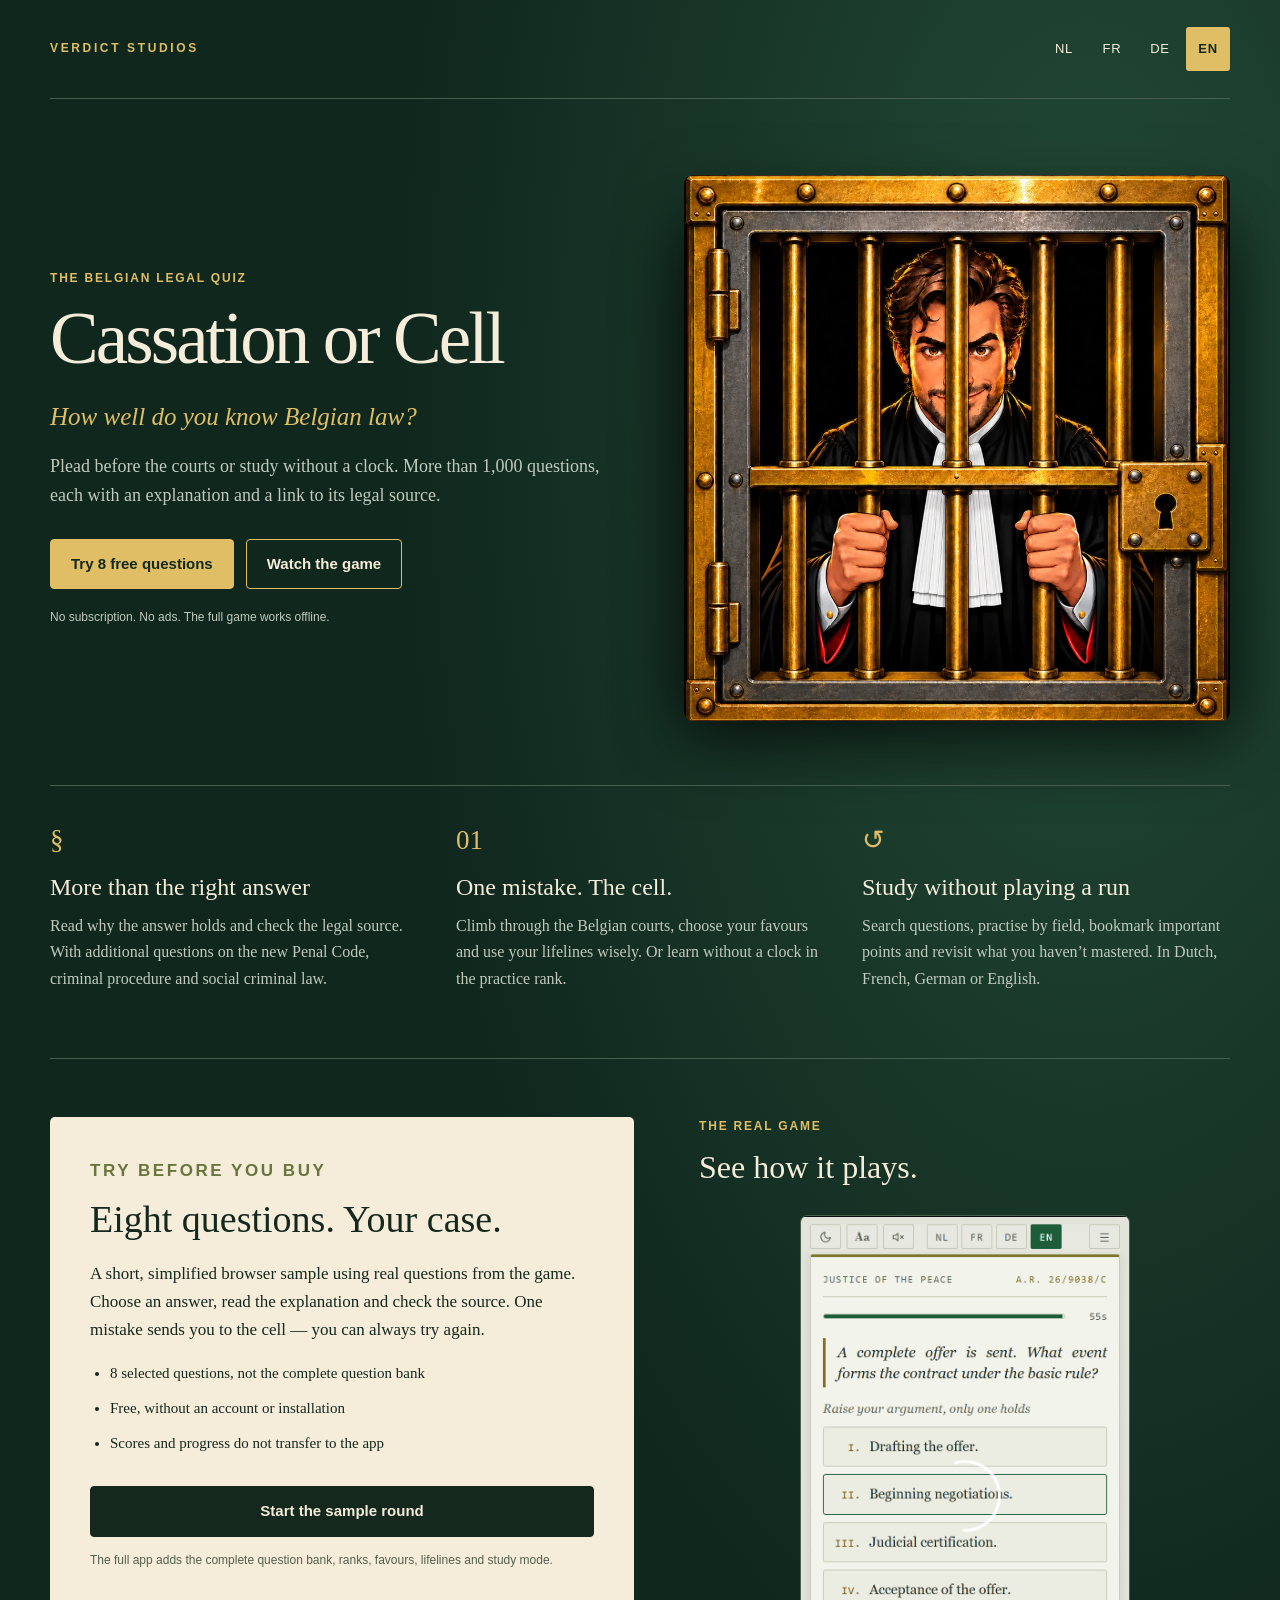
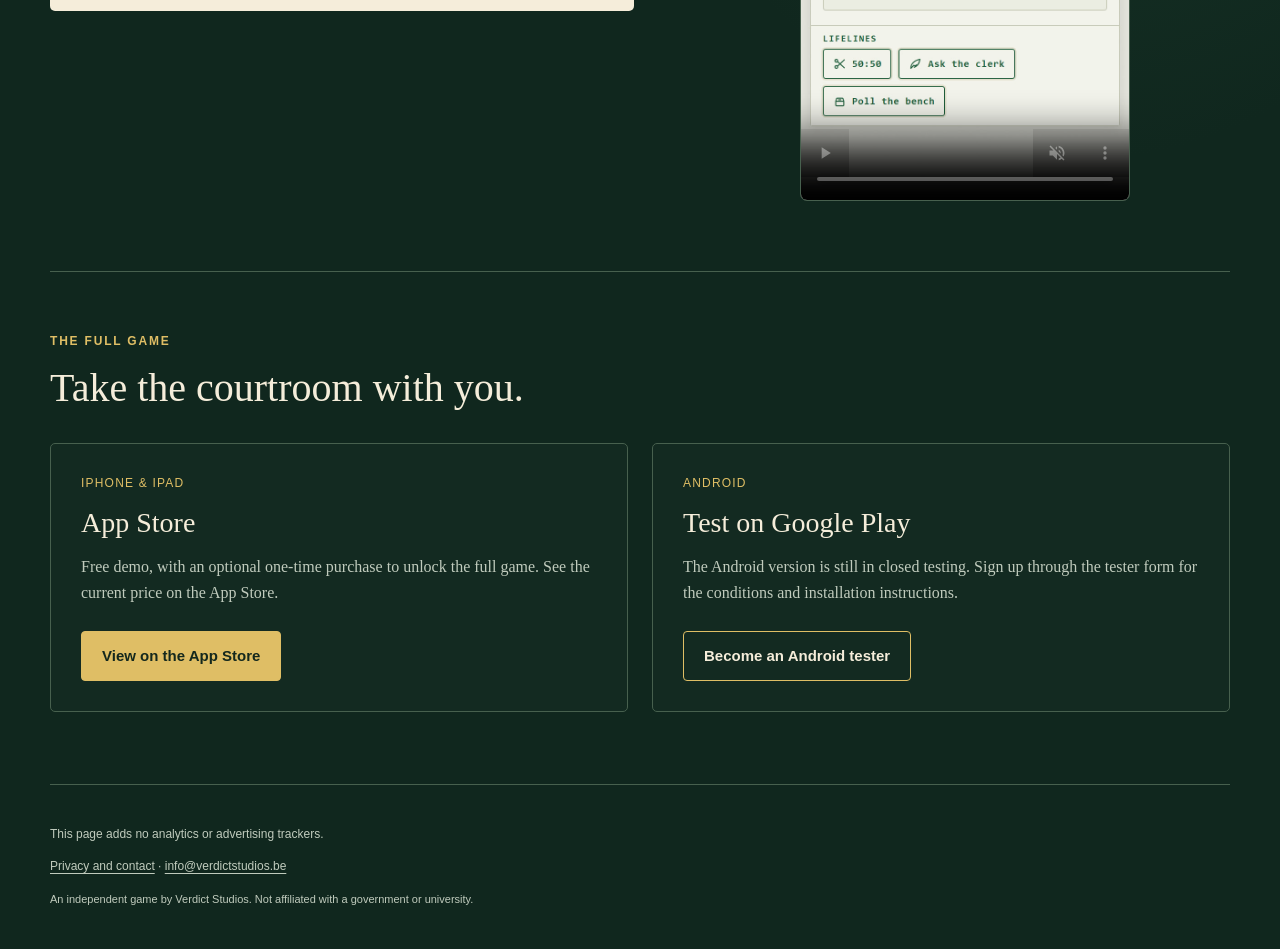
<file: coc/index.html>
<!doctype html>
<html lang="nl">
<head>
  <meta charset="utf-8">
  <meta name="viewport" content="width=device-width,initial-scale=1">
  <meta http-equiv="Content-Security-Policy" content="default-src 'none'; script-src 'self'; base-uri 'none'; form-action 'none'">
  <meta name="robots" content="noindex">
  <link rel="canonical" href="https://verdictstudios.be/coc/play/">
  <title>Cassatie of Cel — Verder naar het spel</title>
  <script src="/play/redirect.js" defer></script>
  <noscript><meta http-equiv="refresh" content="0;url=/coc/play/"></noscript>
</head>
<body>
  <main>
    <h1>Cassatie of Cel</h1>
    <p><a id="redirect-target" href="/coc/play/">Ga naar het spel / Voir le jeu / Zum Spiel / Go to the game</a></p>
  </main>
</body>
</html>
</file>
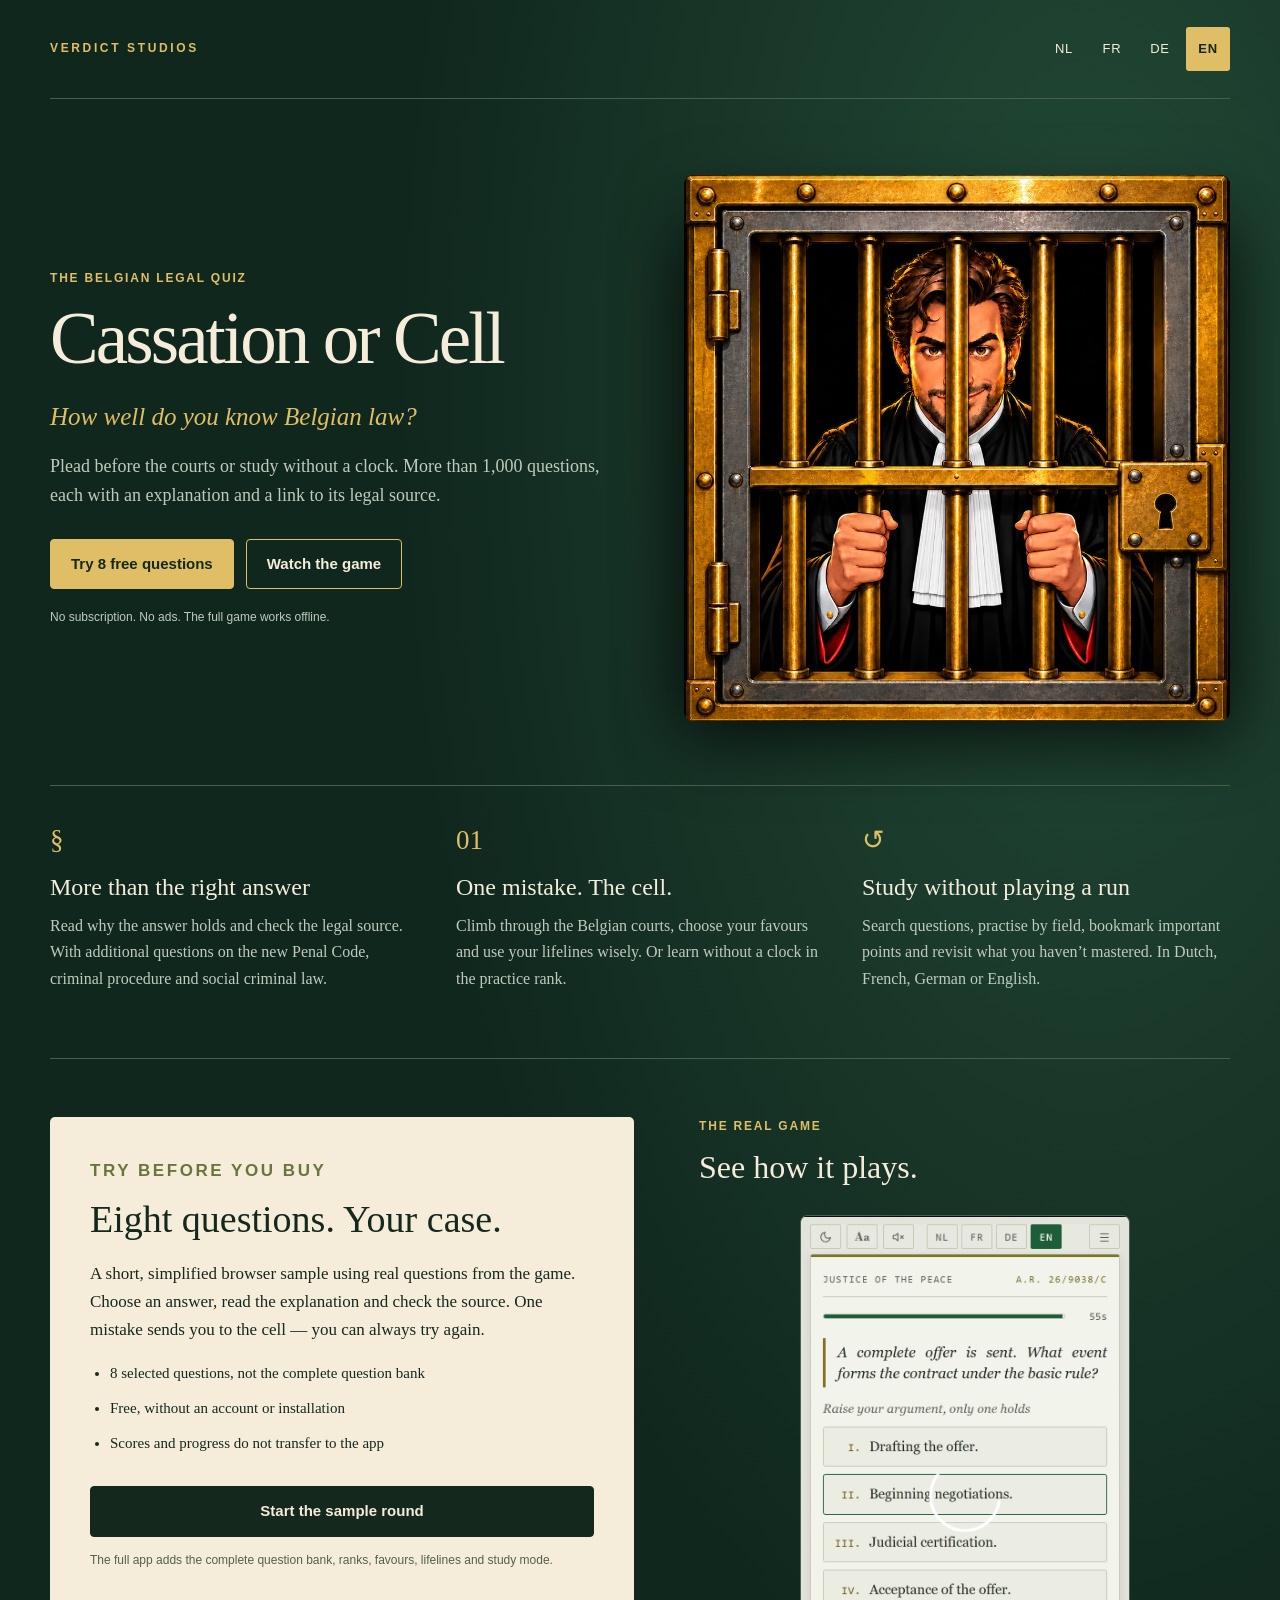
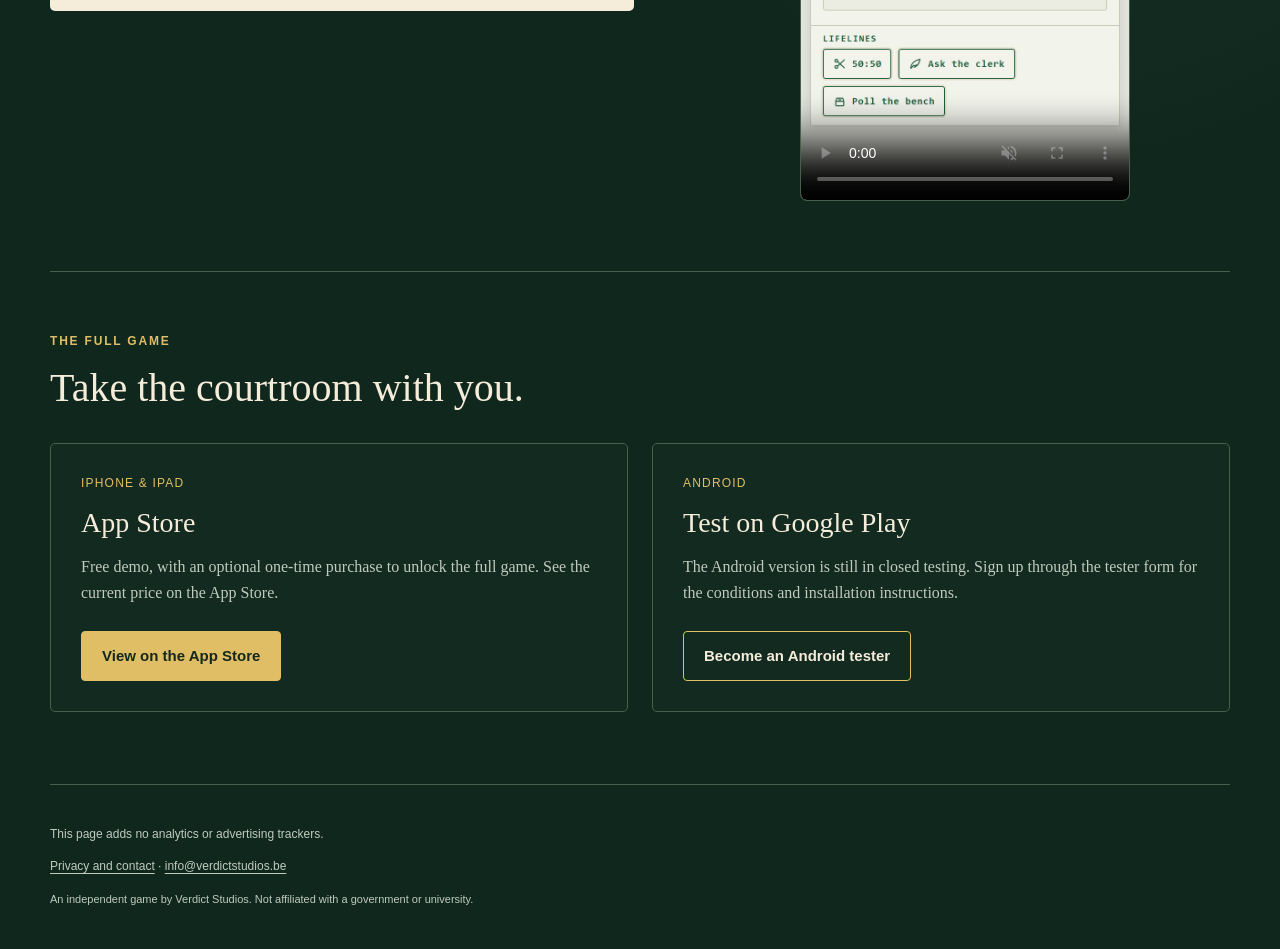
<file: play/index.html>
<!doctype html>
<html lang="nl">
<head>
  <meta charset="utf-8">
  <meta name="viewport" content="width=device-width,initial-scale=1">
  <meta http-equiv="Content-Security-Policy" content="default-src 'none'; script-src 'self'; base-uri 'none'; form-action 'none'">
  <meta name="robots" content="noindex">
  <link rel="canonical" href="https://verdictstudios.be/coc/play/">
  <title>Cassatie of Cel — Verder naar het spel</title>
  <script src="/play/redirect.js" defer></script>
  <noscript><meta http-equiv="refresh" content="0;url=/coc/play/"></noscript>
</head>
<body>
  <main>
    <h1>Het spel is verhuisd / Le jeu a déménagé / Das Spiel ist umgezogen / The game has moved</h1>
    <p><a id="redirect-target" href="/coc/play/">Ga naar het spel / Voir le jeu / Zum Spiel / Go to the game</a></p>
  </main>
</body>
</html>
</file>
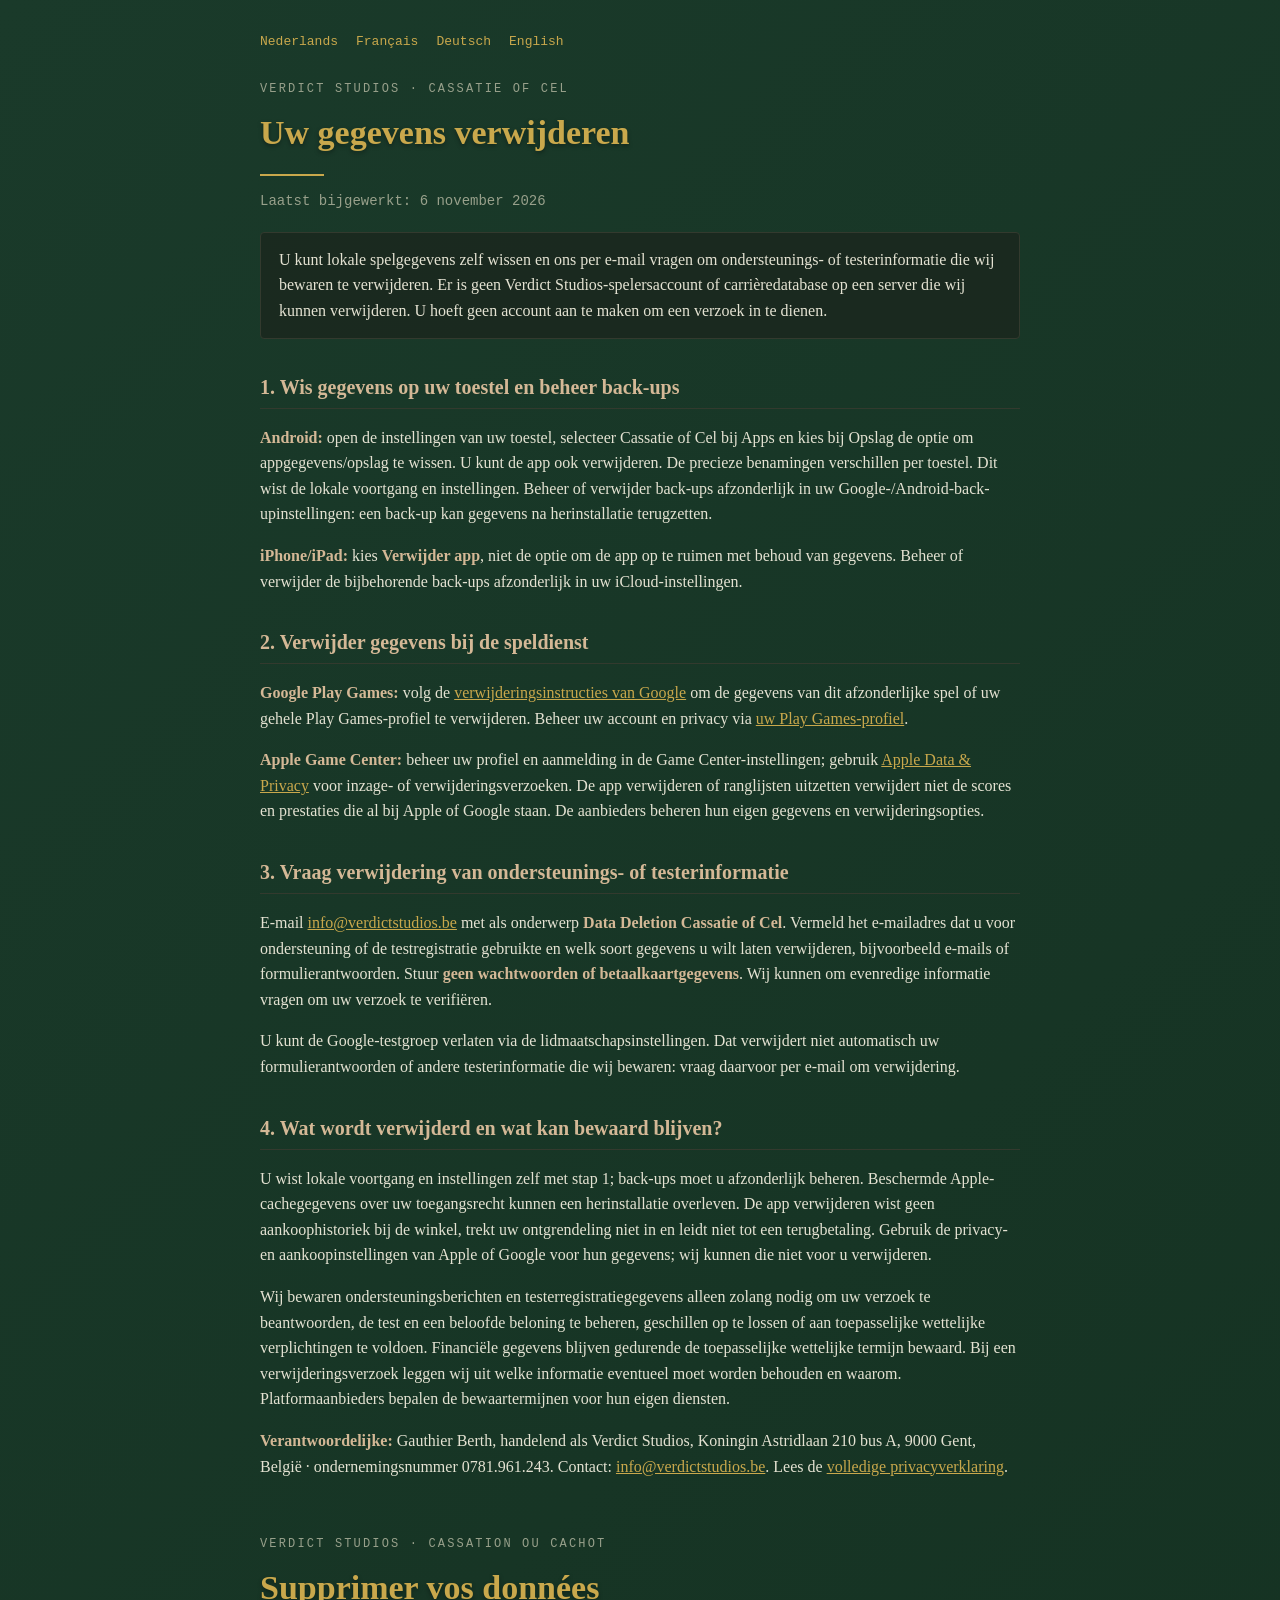
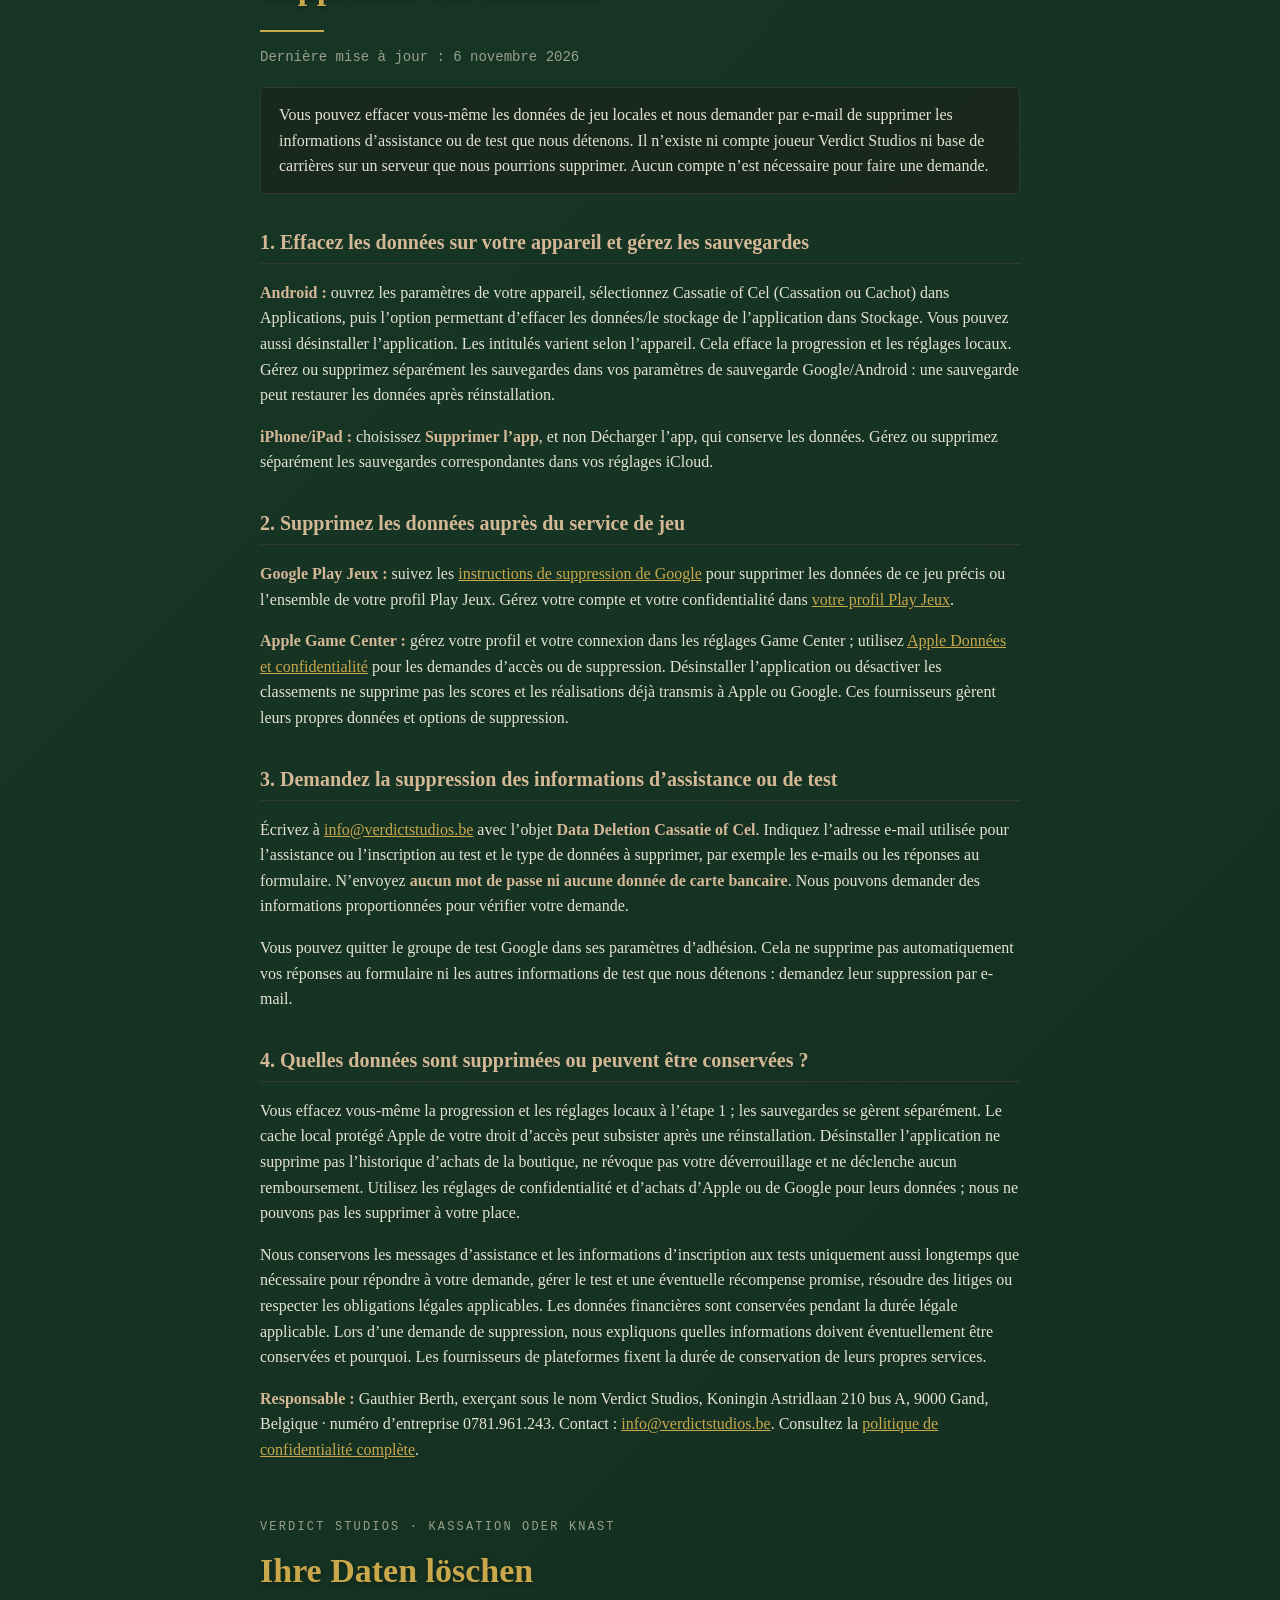
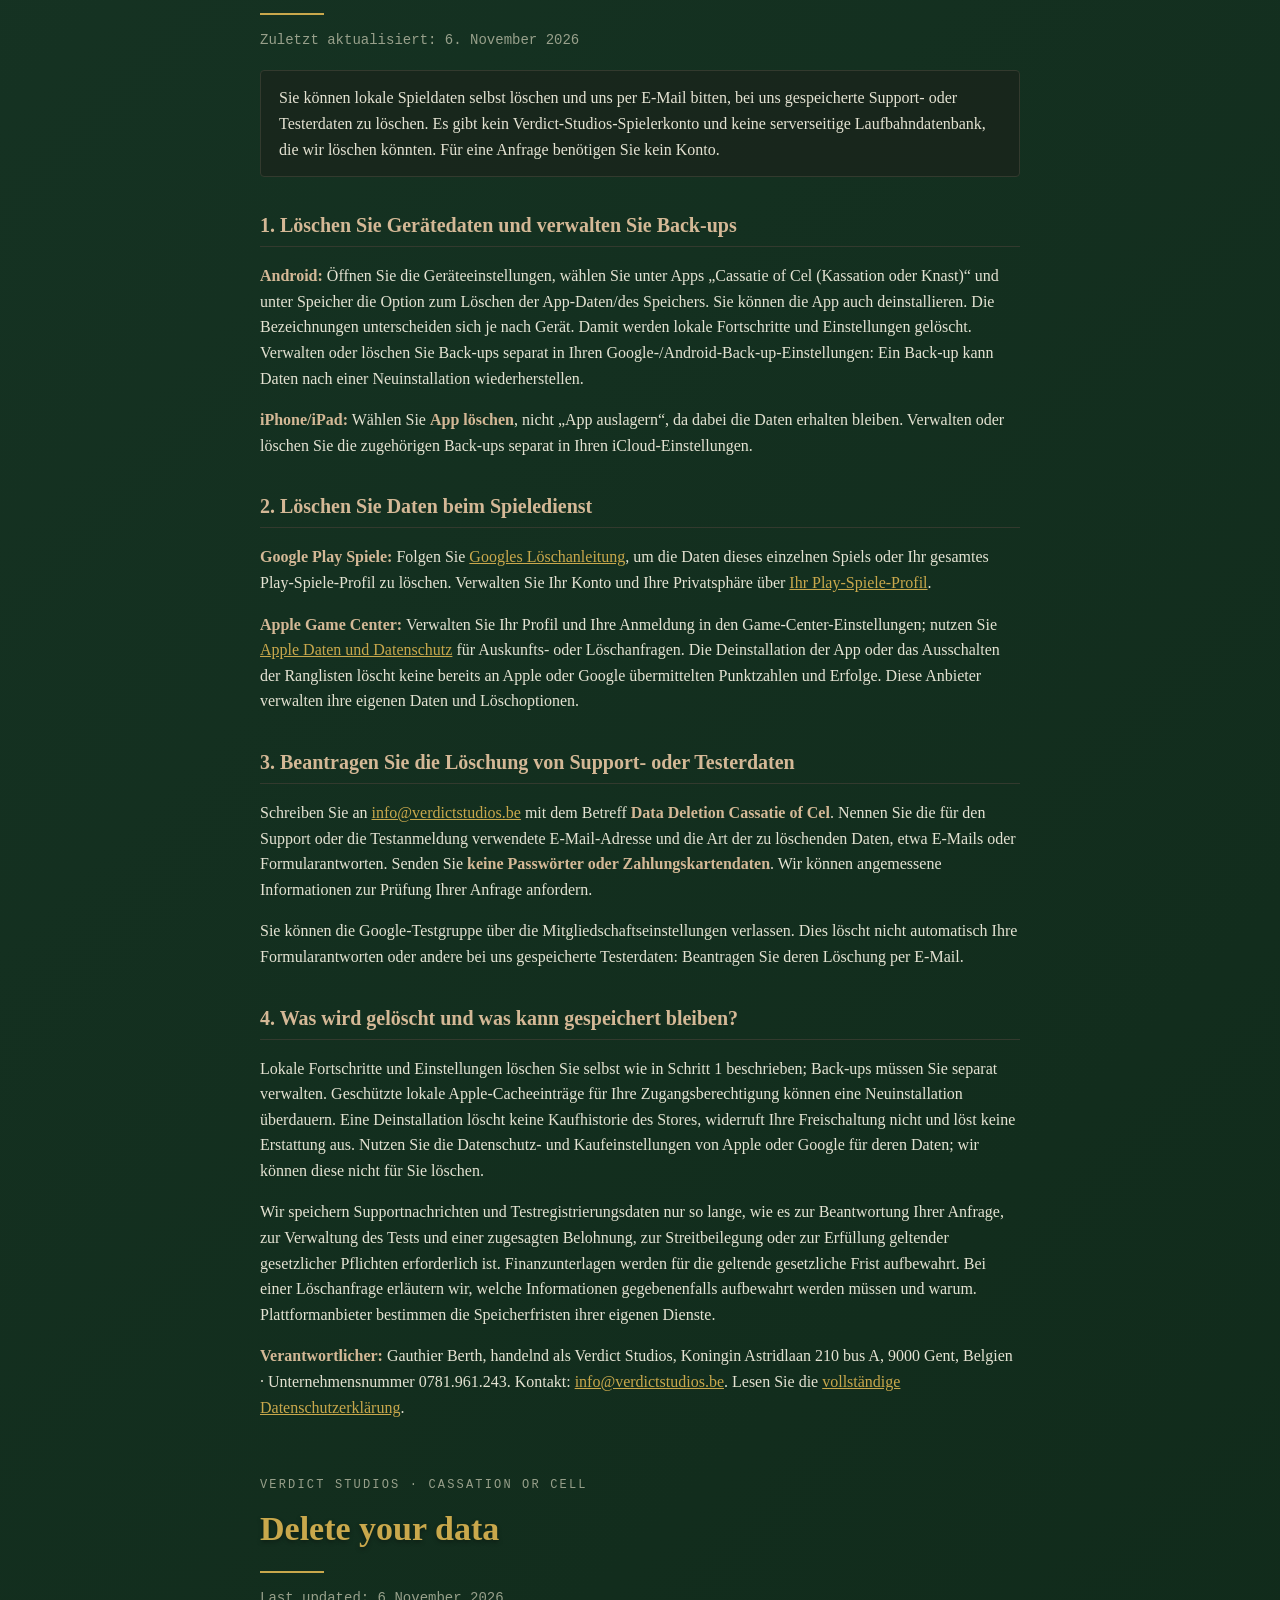
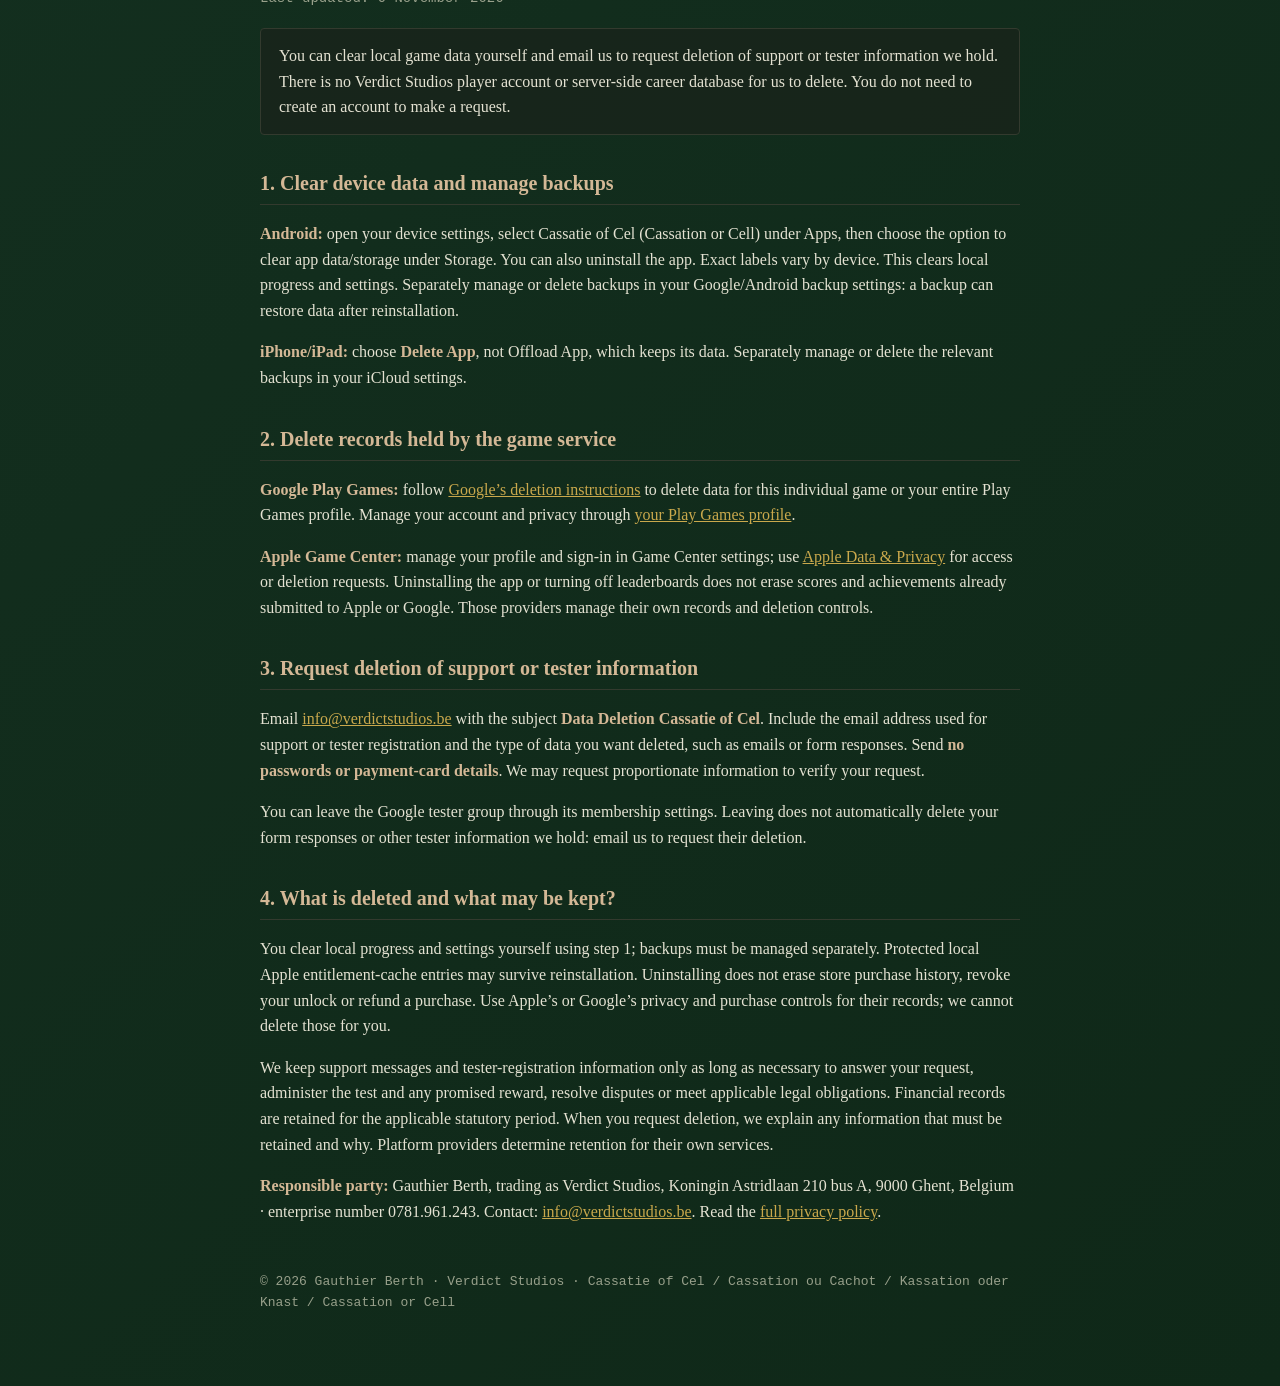
<file: coc/delete-data/index.html>
<!DOCTYPE html>
<html lang="nl">
<head>
<meta charset="utf-8">
<meta name="viewport" content="width=device-width, initial-scale=1">
<title>Gegevens verwijderen · Cassatie of Cel · Verdict Studios</title>
<meta name="description" content="How to delete Cassatie of Cel data: device storage, Google Play Games, Game Center, support and tester records. Instructions in Nederlands, français, Deutsch and English.">
<link rel="canonical" href="https://verdictstudios.be/coc/delete-data/">
<style>
  :root{
    --bg:#131711; --panel:#1C211A; --ink:#E4E2D2; --muted:#98A08B;
    --line:#333A2E; --brass:#C9A84C;
  }
  *{box-sizing:border-box}
  body{
    margin:0; background:linear-gradient(135deg,#1a3a2a 0%,#0f2818 100%);
    color:var(--ink); font-family:Georgia,"Times New Roman",serif; line-height:1.6;
    min-height:100vh; padding:32px 18px 72px;
  }
  .wrap{max-width:760px; margin:0 auto}
  .cap{font-family:Consolas,ui-monospace,monospace; font-size:12px; letter-spacing:.18em;
    text-transform:uppercase; color:var(--muted)}
  h1{color:var(--brass); font-size:34px; margin:.2em 0 .1em; text-shadow:0 2px 4px rgba(0,0,0,.35)}
  h2{color:#d4b896; font-size:20px; margin:1.6em 0 .4em; border-bottom:1px solid var(--line); padding-bottom:.25em}
  .rule{border:0; border-top:2px solid var(--brass); width:64px; margin:14px 0}
  a{color:var(--brass); overflow-wrap:anywhere}
  a:focus-visible{outline:2px solid var(--brass); outline-offset:4px}
  .muted{color:var(--muted); font-size:14px; font-family:Consolas,ui-monospace,monospace}
  strong{color:#d4b896}
  .box{background:rgba(28,33,26,.6); border:1px solid var(--line); border-radius:4px; padding:14px 18px; margin:1.2em 0}
  nav{display:flex; flex-wrap:wrap; gap:8px 18px; margin:0 0 18px; font-family:Consolas,ui-monospace,monospace; font-size:13px}
  nav a{text-decoration:none; border-bottom:1px solid transparent}
  nav a:hover{border-bottom-color:var(--brass)}
  section{padding-top:8px; margin-bottom:3em}
  footer{margin-top:2.5em; color:var(--muted); font-size:13px; font-family:Consolas,ui-monospace,monospace}
  @media(max-width:480px){body{padding:20px 16px 48px}h1{font-size:28px}.box{padding:12px 14px}}
</style>
</head>
<body>
<main class="wrap">
<nav aria-label="Language / Taal / Langue / Sprache">
  <a href="#nl" lang="nl">Nederlands</a><a href="#fr" lang="fr">Français</a><a href="#de" lang="de">Deutsch</a><a href="#en" lang="en">English</a>
</nav>

<section id="nl" lang="nl" aria-labelledby="title-nl">
  <div class="cap">Verdict Studios · Cassatie of Cel</div>
  <h1 id="title-nl">Uw gegevens verwijderen</h1>
  <hr class="rule">
  <p class="muted">Laatst bijgewerkt: 6 november 2026</p>
  <div class="box">U kunt lokale spelgegevens zelf wissen en ons per e-mail vragen om ondersteunings- of testerinformatie die wij bewaren te verwijderen. Er is geen Verdict Studios-spelersaccount of carrièredatabase op een server die wij kunnen verwijderen. U hoeft geen account aan te maken om een verzoek in te dienen.</div>

  <h2>1. Wis gegevens op uw toestel en beheer back-ups</h2>
  <p><strong>Android:</strong> open de instellingen van uw toestel, selecteer Cassatie of Cel bij Apps en kies bij Opslag de optie om appgegevens/opslag te wissen. U kunt de app ook verwijderen. De precieze benamingen verschillen per toestel. Dit wist de lokale voortgang en instellingen. Beheer of verwijder back-ups afzonderlijk in uw Google-/Android-back-upinstellingen: een back-up kan gegevens na herinstallatie terugzetten.</p>
  <p><strong>iPhone/iPad:</strong> kies <strong>Verwijder app</strong>, niet de optie om de app op te ruimen met behoud van gegevens. Beheer of verwijder de bijbehorende back-ups afzonderlijk in uw iCloud-instellingen.</p>

  <h2>2. Verwijder gegevens bij de speldienst</h2>
  <p><strong>Google Play Games:</strong> volg de <a href="https://support.google.com/googleplay/answer/9130646">verwijderingsinstructies van Google</a> om de gegevens van dit afzonderlijke spel of uw gehele Play Games-profiel te verwijderen. Beheer uw account en privacy via <a href="https://play.google.com/games/profile">uw Play Games-profiel</a>.</p>
  <p><strong>Apple Game Center:</strong> beheer uw profiel en aanmelding in de Game Center-instellingen; gebruik <a href="https://privacy.apple.com/">Apple Data &amp; Privacy</a> voor inzage- of verwijderingsverzoeken. De app verwijderen of ranglijsten uitzetten verwijdert niet de scores en prestaties die al bij Apple of Google staan. De aanbieders beheren hun eigen gegevens en verwijderingsopties.</p>

  <h2>3. Vraag verwijdering van ondersteunings- of testerinformatie</h2>
  <p>E-mail <a href="mailto:info@verdictstudios.be?subject=Data%20Deletion%20Cassatie%20of%20Cel">info@verdictstudios.be</a> met als onderwerp <strong>Data Deletion Cassatie of Cel</strong>. Vermeld het e-mailadres dat u voor ondersteuning of de testregistratie gebruikte en welk soort gegevens u wilt laten verwijderen, bijvoorbeeld e-mails of formulierantwoorden. Stuur <strong>geen wachtwoorden of betaalkaartgegevens</strong>. Wij kunnen om evenredige informatie vragen om uw verzoek te verifiëren.</p>
  <p>U kunt de Google-testgroep verlaten via de lidmaatschapsinstellingen. Dat verwijdert niet automatisch uw formulierantwoorden of andere testerinformatie die wij bewaren: vraag daarvoor per e-mail om verwijdering.</p>

  <h2>4. Wat wordt verwijderd en wat kan bewaard blijven?</h2>
  <p>U wist lokale voortgang en instellingen zelf met stap 1; back-ups moet u afzonderlijk beheren. Beschermde Apple-cachegegevens over uw toegangsrecht kunnen een herinstallatie overleven. De app verwijderen wist geen aankoophistoriek bij de winkel, trekt uw ontgrendeling niet in en leidt niet tot een terugbetaling. Gebruik de privacy- en aankoopinstellingen van Apple of Google voor hun gegevens; wij kunnen die niet voor u verwijderen.</p>
  <p>Wij bewaren ondersteuningsberichten en testerregistratiegegevens alleen zolang nodig om uw verzoek te beantwoorden, de test en een beloofde beloning te beheren, geschillen op te lossen of aan toepasselijke wettelijke verplichtingen te voldoen. Financiële gegevens blijven gedurende de toepasselijke wettelijke termijn bewaard. Bij een verwijderingsverzoek leggen wij uit welke informatie eventueel moet worden behouden en waarom. Platformaanbieders bepalen de bewaartermijnen voor hun eigen diensten.</p>
  <p><strong>Verantwoordelijke:</strong> Gauthier Berth, handelend als Verdict Studios, Koningin Astridlaan 210 bus A, 9000 Gent, België · ondernemingsnummer 0781.961.243. Contact: <a href="mailto:info@verdictstudios.be">info@verdictstudios.be</a>. Lees de <a href="https://verdictstudios.be/#nl">volledige privacyverklaring</a>.</p>
</section>

<section id="fr" lang="fr" aria-labelledby="title-fr">
  <div class="cap">Verdict Studios · Cassation ou Cachot</div>
  <h1 id="title-fr">Supprimer vos données</h1>
  <hr class="rule">
  <p class="muted">Dernière mise à jour : 6 novembre 2026</p>
  <div class="box">Vous pouvez effacer vous-même les données de jeu locales et nous demander par e-mail de supprimer les informations d’assistance ou de test que nous détenons. Il n’existe ni compte joueur Verdict Studios ni base de carrières sur un serveur que nous pourrions supprimer. Aucun compte n’est nécessaire pour faire une demande.</div>

  <h2>1. Effacez les données sur votre appareil et gérez les sauvegardes</h2>
  <p><strong>Android :</strong> ouvrez les paramètres de votre appareil, sélectionnez Cassatie of Cel (Cassation ou Cachot) dans Applications, puis l’option permettant d’effacer les données/le stockage de l’application dans Stockage. Vous pouvez aussi désinstaller l’application. Les intitulés varient selon l’appareil. Cela efface la progression et les réglages locaux. Gérez ou supprimez séparément les sauvegardes dans vos paramètres de sauvegarde Google/Android : une sauvegarde peut restaurer les données après réinstallation.</p>
  <p><strong>iPhone/iPad :</strong> choisissez <strong>Supprimer l’app</strong>, et non Décharger l’app, qui conserve les données. Gérez ou supprimez séparément les sauvegardes correspondantes dans vos réglages iCloud.</p>

  <h2>2. Supprimez les données auprès du service de jeu</h2>
  <p><strong>Google Play Jeux :</strong> suivez les <a href="https://support.google.com/googleplay/answer/9130646">instructions de suppression de Google</a> pour supprimer les données de ce jeu précis ou l’ensemble de votre profil Play Jeux. Gérez votre compte et votre confidentialité dans <a href="https://play.google.com/games/profile">votre profil Play Jeux</a>.</p>
  <p><strong>Apple Game Center :</strong> gérez votre profil et votre connexion dans les réglages Game Center ; utilisez <a href="https://privacy.apple.com/">Apple Données et confidentialité</a> pour les demandes d’accès ou de suppression. Désinstaller l’application ou désactiver les classements ne supprime pas les scores et les réalisations déjà transmis à Apple ou Google. Ces fournisseurs gèrent leurs propres données et options de suppression.</p>

  <h2>3. Demandez la suppression des informations d’assistance ou de test</h2>
  <p>Écrivez à <a href="mailto:info@verdictstudios.be?subject=Data%20Deletion%20Cassatie%20of%20Cel">info@verdictstudios.be</a> avec l’objet <strong>Data Deletion Cassatie of Cel</strong>. Indiquez l’adresse e-mail utilisée pour l’assistance ou l’inscription au test et le type de données à supprimer, par exemple les e-mails ou les réponses au formulaire. N’envoyez <strong>aucun mot de passe ni aucune donnée de carte bancaire</strong>. Nous pouvons demander des informations proportionnées pour vérifier votre demande.</p>
  <p>Vous pouvez quitter le groupe de test Google dans ses paramètres d’adhésion. Cela ne supprime pas automatiquement vos réponses au formulaire ni les autres informations de test que nous détenons : demandez leur suppression par e-mail.</p>

  <h2>4. Quelles données sont supprimées ou peuvent être conservées ?</h2>
  <p>Vous effacez vous-même la progression et les réglages locaux à l’étape 1 ; les sauvegardes se gèrent séparément. Le cache local protégé Apple de votre droit d’accès peut subsister après une réinstallation. Désinstaller l’application ne supprime pas l’historique d’achats de la boutique, ne révoque pas votre déverrouillage et ne déclenche aucun remboursement. Utilisez les réglages de confidentialité et d’achats d’Apple ou de Google pour leurs données ; nous ne pouvons pas les supprimer à votre place.</p>
  <p>Nous conservons les messages d’assistance et les informations d’inscription aux tests uniquement aussi longtemps que nécessaire pour répondre à votre demande, gérer le test et une éventuelle récompense promise, résoudre des litiges ou respecter les obligations légales applicables. Les données financières sont conservées pendant la durée légale applicable. Lors d’une demande de suppression, nous expliquons quelles informations doivent éventuellement être conservées et pourquoi. Les fournisseurs de plateformes fixent la durée de conservation de leurs propres services.</p>
  <p><strong>Responsable :</strong> Gauthier Berth, exerçant sous le nom Verdict Studios, Koningin Astridlaan 210 bus A, 9000 Gand, Belgique · numéro d’entreprise 0781.961.243. Contact : <a href="mailto:info@verdictstudios.be">info@verdictstudios.be</a>. Consultez la <a href="https://verdictstudios.be/#fr">politique de confidentialité complète</a>.</p>
</section>

<section id="de" lang="de" aria-labelledby="title-de">
  <div class="cap">Verdict Studios · Kassation oder Knast</div>
  <h1 id="title-de">Ihre Daten löschen</h1>
  <hr class="rule">
  <p class="muted">Zuletzt aktualisiert: 6. November 2026</p>
  <div class="box">Sie können lokale Spieldaten selbst löschen und uns per E-Mail bitten, bei uns gespeicherte Support- oder Testerdaten zu löschen. Es gibt kein Verdict-Studios-Spielerkonto und keine serverseitige Laufbahndatenbank, die wir löschen könnten. Für eine Anfrage benötigen Sie kein Konto.</div>

  <h2>1. Löschen Sie Gerätedaten und verwalten Sie Back-ups</h2>
  <p><strong>Android:</strong> Öffnen Sie die Geräteeinstellungen, wählen Sie unter Apps „Cassatie of Cel (Kassation oder Knast)“ und unter Speicher die Option zum Löschen der App-Daten/des Speichers. Sie können die App auch deinstallieren. Die Bezeichnungen unterscheiden sich je nach Gerät. Damit werden lokale Fortschritte und Einstellungen gelöscht. Verwalten oder löschen Sie Back-ups separat in Ihren Google-/Android-Back-up-Einstellungen: Ein Back-up kann Daten nach einer Neuinstallation wiederherstellen.</p>
  <p><strong>iPhone/iPad:</strong> Wählen Sie <strong>App löschen</strong>, nicht „App auslagern“, da dabei die Daten erhalten bleiben. Verwalten oder löschen Sie die zugehörigen Back-ups separat in Ihren iCloud-Einstellungen.</p>

  <h2>2. Löschen Sie Daten beim Spieledienst</h2>
  <p><strong>Google Play Spiele:</strong> Folgen Sie <a href="https://support.google.com/googleplay/answer/9130646">Googles Löschanleitung</a>, um die Daten dieses einzelnen Spiels oder Ihr gesamtes Play-Spiele-Profil zu löschen. Verwalten Sie Ihr Konto und Ihre Privatsphäre über <a href="https://play.google.com/games/profile">Ihr Play-Spiele-Profil</a>.</p>
  <p><strong>Apple Game Center:</strong> Verwalten Sie Ihr Profil und Ihre Anmeldung in den Game-Center-Einstellungen; nutzen Sie <a href="https://privacy.apple.com/">Apple Daten und Datenschutz</a> für Auskunfts- oder Löschanfragen. Die Deinstallation der App oder das Ausschalten der Ranglisten löscht keine bereits an Apple oder Google übermittelten Punktzahlen und Erfolge. Diese Anbieter verwalten ihre eigenen Daten und Löschoptionen.</p>

  <h2>3. Beantragen Sie die Löschung von Support- oder Testerdaten</h2>
  <p>Schreiben Sie an <a href="mailto:info@verdictstudios.be?subject=Data%20Deletion%20Cassatie%20of%20Cel">info@verdictstudios.be</a> mit dem Betreff <strong>Data Deletion Cassatie of Cel</strong>. Nennen Sie die für den Support oder die Testanmeldung verwendete E-Mail-Adresse und die Art der zu löschenden Daten, etwa E-Mails oder Formularantworten. Senden Sie <strong>keine Passwörter oder Zahlungskartendaten</strong>. Wir können angemessene Informationen zur Prüfung Ihrer Anfrage anfordern.</p>
  <p>Sie können die Google-Testgruppe über die Mitgliedschaftseinstellungen verlassen. Dies löscht nicht automatisch Ihre Formularantworten oder andere bei uns gespeicherte Testerdaten: Beantragen Sie deren Löschung per E-Mail.</p>

  <h2>4. Was wird gelöscht und was kann gespeichert bleiben?</h2>
  <p>Lokale Fortschritte und Einstellungen löschen Sie selbst wie in Schritt 1 beschrieben; Back-ups müssen Sie separat verwalten. Geschützte lokale Apple-Cacheeinträge für Ihre Zugangsberechtigung können eine Neuinstallation überdauern. Eine Deinstallation löscht keine Kaufhistorie des Stores, widerruft Ihre Freischaltung nicht und löst keine Erstattung aus. Nutzen Sie die Datenschutz- und Kaufeinstellungen von Apple oder Google für deren Daten; wir können diese nicht für Sie löschen.</p>
  <p>Wir speichern Supportnachrichten und Testregistrierungsdaten nur so lange, wie es zur Beantwortung Ihrer Anfrage, zur Verwaltung des Tests und einer zugesagten Belohnung, zur Streitbeilegung oder zur Erfüllung geltender gesetzlicher Pflichten erforderlich ist. Finanzunterlagen werden für die geltende gesetzliche Frist aufbewahrt. Bei einer Löschanfrage erläutern wir, welche Informationen gegebenenfalls aufbewahrt werden müssen und warum. Plattformanbieter bestimmen die Speicherfristen ihrer eigenen Dienste.</p>
  <p><strong>Verantwortlicher:</strong> Gauthier Berth, handelnd als Verdict Studios, Koningin Astridlaan 210 bus A, 9000 Gent, Belgien · Unternehmensnummer 0781.961.243. Kontakt: <a href="mailto:info@verdictstudios.be">info@verdictstudios.be</a>. Lesen Sie die <a href="https://verdictstudios.be/#de">vollständige Datenschutzerklärung</a>.</p>
</section>

<section id="en" lang="en" aria-labelledby="title-en">
  <div class="cap">Verdict Studios · Cassation or Cell</div>
  <h1 id="title-en">Delete your data</h1>
  <hr class="rule">
  <p class="muted">Last updated: 6 November 2026</p>
  <div class="box">You can clear local game data yourself and email us to request deletion of support or tester information we hold. There is no Verdict Studios player account or server-side career database for us to delete. You do not need to create an account to make a request.</div>

  <h2>1. Clear device data and manage backups</h2>
  <p><strong>Android:</strong> open your device settings, select Cassatie of Cel (Cassation or Cell) under Apps, then choose the option to clear app data/storage under Storage. You can also uninstall the app. Exact labels vary by device. This clears local progress and settings. Separately manage or delete backups in your Google/Android backup settings: a backup can restore data after reinstallation.</p>
  <p><strong>iPhone/iPad:</strong> choose <strong>Delete App</strong>, not Offload App, which keeps its data. Separately manage or delete the relevant backups in your iCloud settings.</p>

  <h2>2. Delete records held by the game service</h2>
  <p><strong>Google Play Games:</strong> follow <a href="https://support.google.com/googleplay/answer/9130646">Google’s deletion instructions</a> to delete data for this individual game or your entire Play Games profile. Manage your account and privacy through <a href="https://play.google.com/games/profile">your Play Games profile</a>.</p>
  <p><strong>Apple Game Center:</strong> manage your profile and sign-in in Game Center settings; use <a href="https://privacy.apple.com/">Apple Data &amp; Privacy</a> for access or deletion requests. Uninstalling the app or turning off leaderboards does not erase scores and achievements already submitted to Apple or Google. Those providers manage their own records and deletion controls.</p>

  <h2>3. Request deletion of support or tester information</h2>
  <p>Email <a href="mailto:info@verdictstudios.be?subject=Data%20Deletion%20Cassatie%20of%20Cel">info@verdictstudios.be</a> with the subject <strong>Data Deletion Cassatie of Cel</strong>. Include the email address used for support or tester registration and the type of data you want deleted, such as emails or form responses. Send <strong>no passwords or payment-card details</strong>. We may request proportionate information to verify your request.</p>
  <p>You can leave the Google tester group through its membership settings. Leaving does not automatically delete your form responses or other tester information we hold: email us to request their deletion.</p>

  <h2>4. What is deleted and what may be kept?</h2>
  <p>You clear local progress and settings yourself using step 1; backups must be managed separately. Protected local Apple entitlement-cache entries may survive reinstallation. Uninstalling does not erase store purchase history, revoke your unlock or refund a purchase. Use Apple’s or Google’s privacy and purchase controls for their records; we cannot delete those for you.</p>
  <p>We keep support messages and tester-registration information only as long as necessary to answer your request, administer the test and any promised reward, resolve disputes or meet applicable legal obligations. Financial records are retained for the applicable statutory period. When you request deletion, we explain any information that must be retained and why. Platform providers determine retention for their own services.</p>
  <p><strong>Responsible party:</strong> Gauthier Berth, trading as Verdict Studios, Koningin Astridlaan 210 bus A, 9000 Ghent, Belgium · enterprise number 0781.961.243. Contact: <a href="mailto:info@verdictstudios.be">info@verdictstudios.be</a>. Read the <a href="https://verdictstudios.be/#en">full privacy policy</a>.</p>
</section>

<footer>© 2026 Gauthier Berth · Verdict Studios · Cassatie of Cel / Cassation ou Cachot / Kassation oder Knast / Cassation or Cell</footer>
</main>
</body>
</html>
</file>
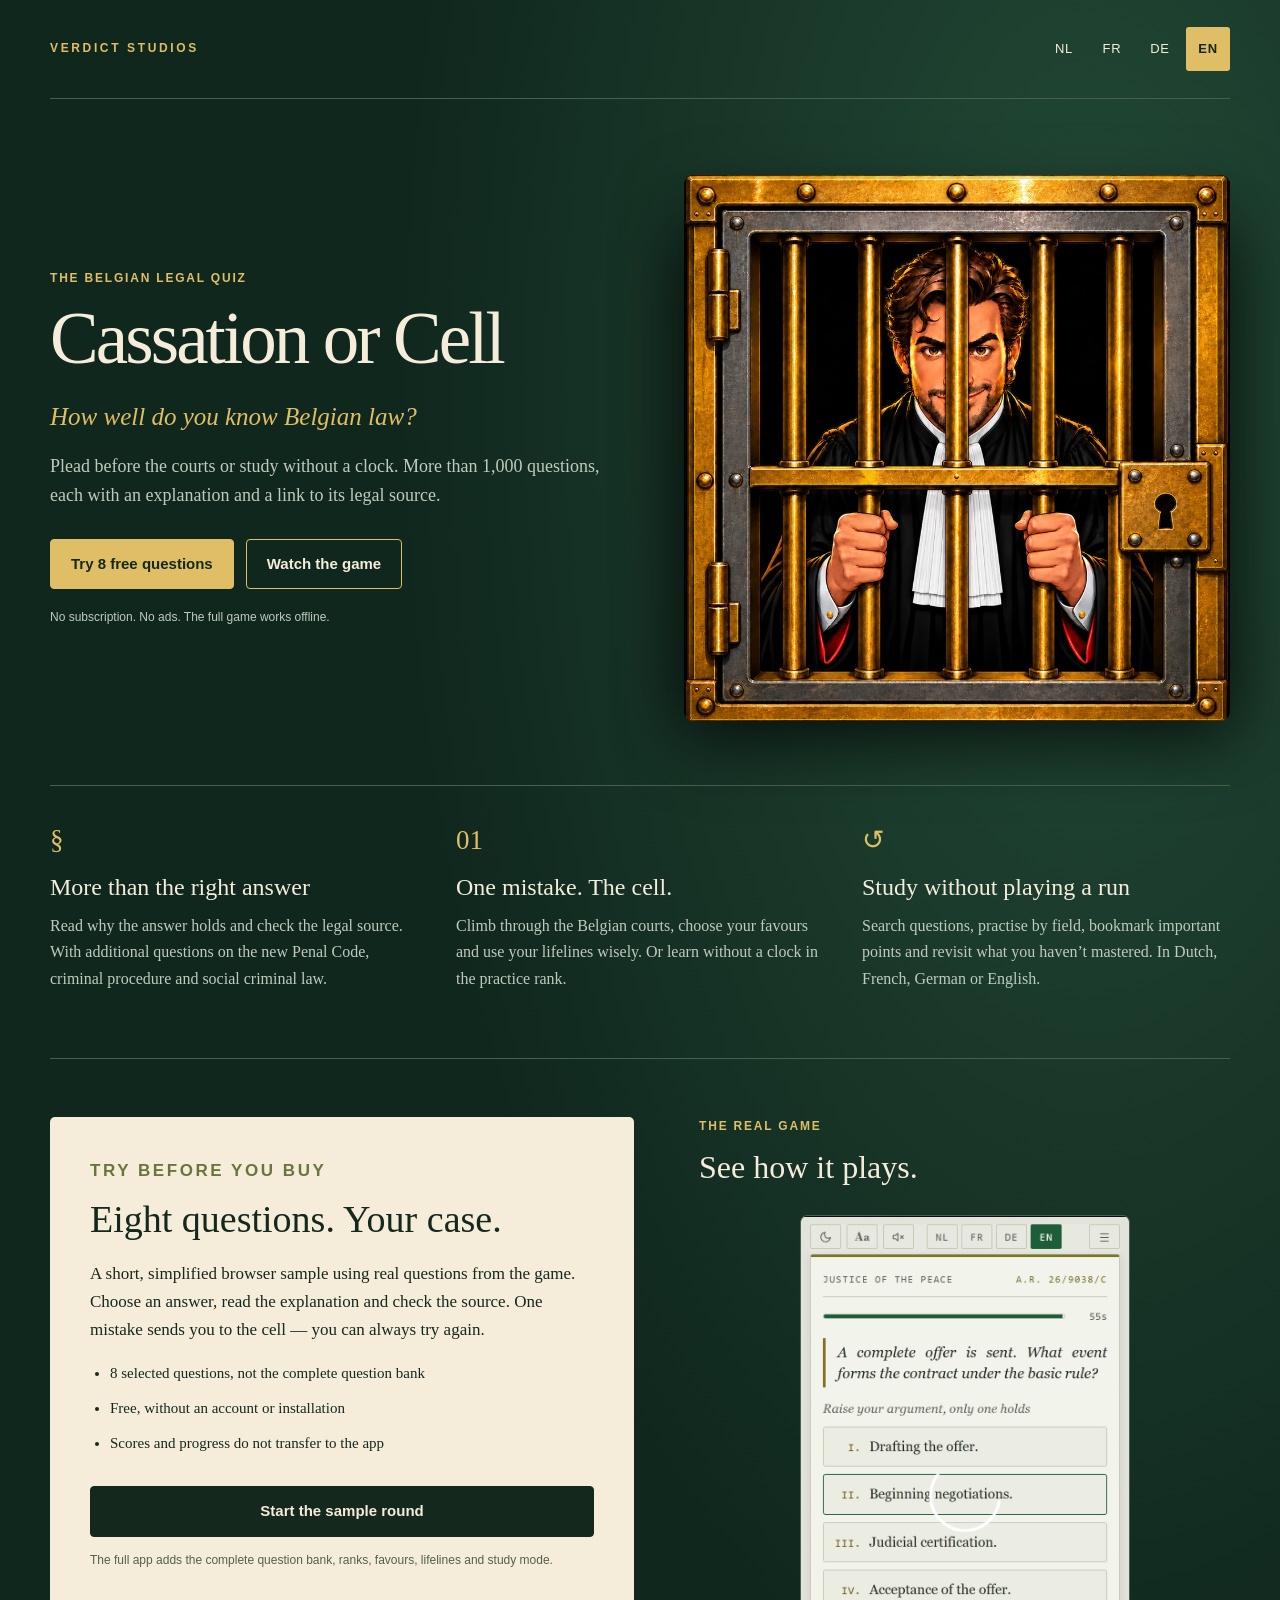
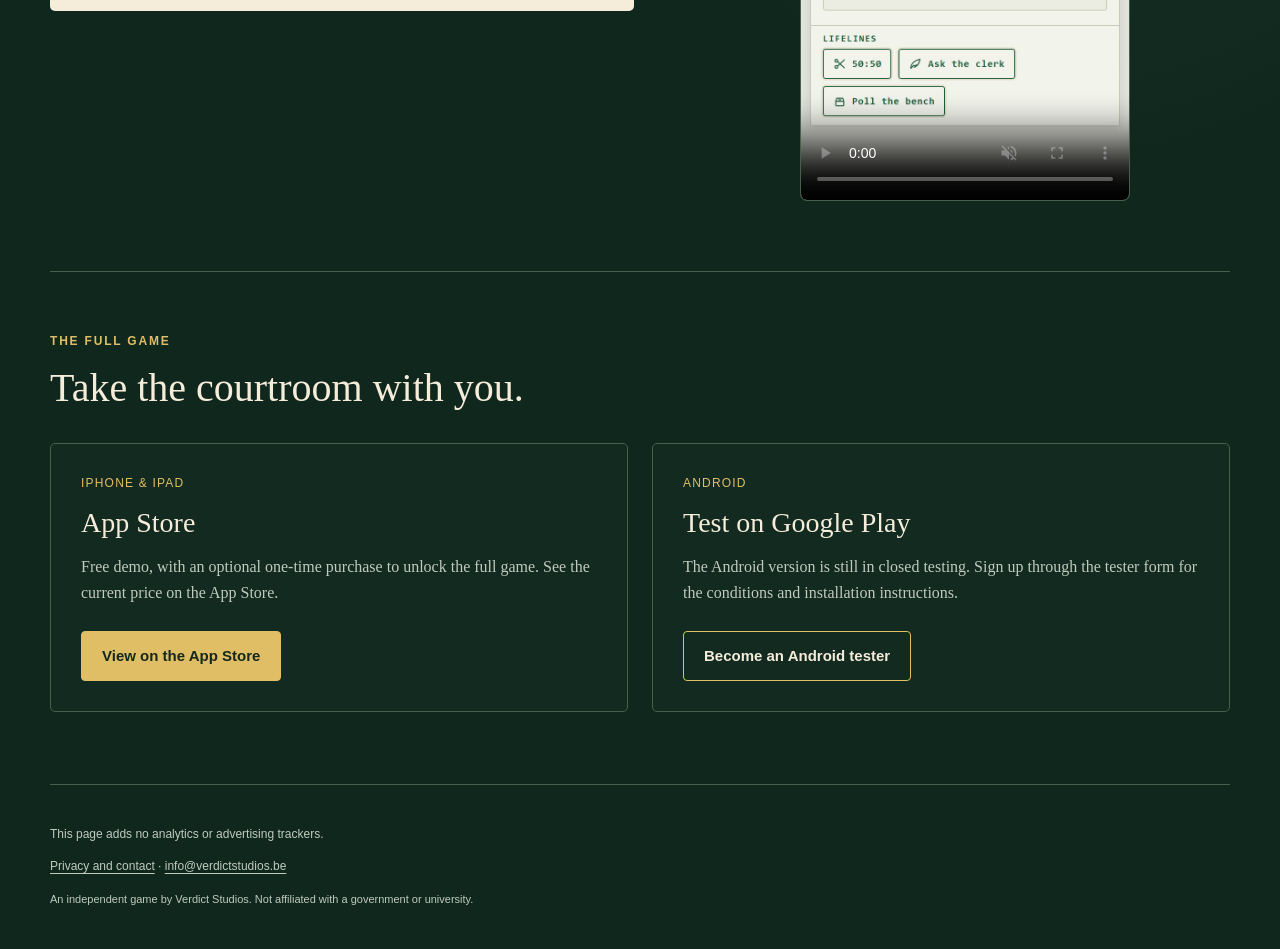
<file: coc/play/index.html>
<!doctype html>
<html lang="nl">
<head>
  <meta charset="utf-8">
  <meta name="viewport" content="width=device-width,initial-scale=1">
  <meta http-equiv="Content-Security-Policy" content="default-src 'self'; script-src 'self'; style-src 'self'; img-src 'self' data:; media-src 'self'; connect-src 'none'; object-src 'none'; base-uri 'none'; form-action 'none'">
  <meta name="description" content="Ontdek Cassatie of Cel: een quiz over Belgisch recht met meer dan 1.000 vragen en juridische bronnen. Probeer 8 gratis vragen en bekijk de appdemo.">
  <meta name="theme-color" content="#10271e">
  <title>Cassatie of Cel — Belgische rechtsquiz | Verdict Studios</title>
  <!-- SEO_HEAD_START -->
  <meta name="robots" content="index,follow,max-image-preview:large">
  <link rel="canonical" href="https://verdictstudios.be/coc/play/nl/">
  <link rel="alternate" hreflang="nl" href="https://verdictstudios.be/coc/play/nl/">
  <link rel="alternate" hreflang="fr" href="https://verdictstudios.be/coc/play/fr/">
  <link rel="alternate" hreflang="de" href="https://verdictstudios.be/coc/play/de/">
  <link rel="alternate" hreflang="en" href="https://verdictstudios.be/coc/play/en/">
  <link rel="alternate" hreflang="x-default" href="https://verdictstudios.be/coc/play/nl/">
  <meta property="og:type" content="website">
  <meta property="og:site_name" content="Verdict Studios">
  <meta property="og:title" content="Cassatie of Cel — Belgische rechtsquiz | Verdict Studios">
  <meta property="og:description" content="Ontdek Cassatie of Cel: een quiz over Belgisch recht met meer dan 1.000 vragen en juridische bronnen. Probeer 8 gratis vragen en bekijk de appdemo.">
  <meta property="og:url" content="https://verdictstudios.be/coc/play/nl/">
  <meta property="og:locale" content="nl_BE">
  <meta property="og:locale:alternate" content="fr_BE">
  <meta property="og:locale:alternate" content="de_DE">
  <meta property="og:locale:alternate" content="en_GB">
  <meta property="og:image" content="https://verdictstudios.be/coc/play/assets/lawyer.webp">
  <meta property="og:image:type" content="image/webp">
  <meta property="og:image:width" content="960">
  <meta property="og:image:height" content="960">
  <meta property="og:image:alt" content="Een advocaat achter de gouden tralies van een cel">
  <meta name="twitter:card" content="summary">
  <meta name="twitter:title" content="Cassatie of Cel — Belgische rechtsquiz | Verdict Studios">
  <meta name="twitter:description" content="Ontdek Cassatie of Cel: een quiz over Belgisch recht met meer dan 1.000 vragen en juridische bronnen. Probeer 8 gratis vragen en bekijk de appdemo.">
  <meta name="twitter:image" content="https://verdictstudios.be/coc/play/assets/lawyer.webp">
  <meta name="twitter:image:alt" content="Een advocaat achter de gouden tralies van een cel">
  <!-- SEO_HEAD_END -->
  <link rel="icon" href="assets/icon-192.png">
  <link rel="stylesheet" href="site.css">
  <script src="site.js" defer></script>
</head>
<body itemscope itemtype="https://schema.org/WebSite">
  <meta itemprop="name" content="Verdict Studios">
  <meta itemprop="url" content="https://verdictstudios.be/">
  <a class="skip" href="#main" data-copy="skip">Naar de inhoud</a>
  <header class="masthead page-width">
    <a class="studio" href="./">VERDICT STUDIOS</a>
    <nav class="languages" aria-label="Taal / Langue / Sprache / Language">
      <a href="nl/" lang="nl" hreflang="nl" data-lang="nl">NL<span class="sr-only"> Nederlands</span></a>
      <a href="fr/" lang="fr" hreflang="fr" data-lang="fr">FR<span class="sr-only"> Français</span></a>
      <a href="de/" lang="de" hreflang="de" data-lang="de">DE<span class="sr-only"> Deutsch</span></a>
      <a href="en/" lang="en" hreflang="en" data-lang="en">EN<span class="sr-only"> English</span></a>
    </nav>
  </header>
  <main id="main" class="page-width">
    <section class="hero" aria-labelledby="app-title">
      <div class="hero-copy">
        <p class="eyebrow" data-copy="subtitle">Dé Belgische rechtsquiz</p>
        <h1 id="app-title" data-copy="name">Cassatie of Cel</h1>
        <p class="hero-line" data-copy="hook">Ken jij het Belgische recht?</p>
        <p class="intro" data-copy="intro">Pleiten voor de rechtbank of zonder klok studeren. Meer dan 1.000 vragen, telkens met uitleg en een link naar de juridische bron.</p>
        <div class="actions">
          <a class="button primary" id="hero-demo" href="demo/?lang=nl" data-copy="try">Probeer 8 gratis vragen</a>
          <a class="button secondary" href="#watch" data-copy="watch">Bekijk het spel</a>
        </div>
        <p class="assurance" data-copy="assurance">Geen abonnement. Geen reclame. Het volledige spel werkt offline.</p>
      </div>
      <figure class="hero-art">
        <img src="assets/lawyer.webp" width="960" height="960" alt="Een advocaat achter de gouden tralies van een cel" id="hero-image" fetchpriority="high">
      </figure>
    </section>
    <section class="features" aria-label="Wat zit er in het spel?" id="features">
      <article><span class="feature-mark" aria-hidden="true">§</span><h2 data-copy="sourceTitle">Niet alleen het juiste antwoord</h2><p data-copy="sourceBody">Lees waarom het klopt en raadpleeg de juridische bron. Met extra vragen over het nieuwe Strafwetboek, strafvordering en sociaal strafrecht.</p></article>
      <article><span class="feature-mark" aria-hidden="true">01</span><h2 data-copy="playTitle">Eén fout. De cel.</h2><p data-copy="playBody">Klim door de Belgische rechtbanken, kies gunsten en zet je hulplijnen slim in. Of kies de oefenrang en leer zonder klok.</p></article>
      <article><span class="feature-mark" aria-hidden="true">↺</span><h2 data-copy="studyTitle">Ook zonder een run te spelen</h2><p data-copy="studyBody">Zoek vragen, oefen per rechtsgebied, bewaar bladwijzers en herhaal wat je nog niet beheerst. In het Nederlands, Frans, Duits of Engels.</p></article>
    </section>
    <section class="preview-section" aria-labelledby="sample-title">
      <div class="sample-card">
        <p class="eyebrow" data-copy="before">Eerst proberen</p>
        <h2 id="sample-title" data-copy="sampleTitle">Acht vragen. Jij pleit.</h2>
        <p data-copy="sampleBody">Een korte, vereenvoudigde browserproef met echte vragen uit het spel. Kies een antwoord, lees de uitleg en bekijk de bron. Eén fout stuurt je naar de cel — opnieuw proberen mag altijd.</p>
        <ul class="sample-facts"><li data-copy="sampleCount">8 geselecteerde vragen, niet de volledige vragenbank</li><li data-copy="sampleFree">Gratis, zonder account of installatie</li><li data-copy="samplePrivacy">Geen overdracht van scores of voortgang naar de app</li></ul>
        <a class="button primary" id="sample-demo" href="demo/?lang=nl" data-copy="start">Begin de proefronde</a>
        <p class="fineprint" data-copy="sampleLimit">De volledige app voegt de complete vragenbank, spelrangen, gunsten, hulplijnen en studiemodus toe.</p>
      </div>
      <div id="watch" class="watch-card">
        <div class="watch-heading"><p class="eyebrow" data-copy="actual">Het echte spel</p><h2 data-copy="videoTitle">Zo speelt het.</h2></div>
        <video id="gameplay" controls muted loop playsinline preload="none" width="1080" height="1920" aria-label="Gameplayvideo van Cassatie of Cel">
          <source id="video-source" type="video/mp4">
          <track id="video-track" kind="captions" default>
          <span data-copy="videoFallback">Je browser ondersteunt deze video niet.</span>
        </video>
      </div>
    </section>
    <section class="get-section" aria-labelledby="get-title">
      <div class="get-intro"><p class="eyebrow" data-copy="full">Het volledige spel</p><h2 id="get-title" data-copy="getTitle">Neem de rechtbank mee.</h2></div>
      <div class="store-grid">
        <article class="store-card"><p class="platform">iPhone &amp; iPad</p><h3>App Store</h3><p data-copy="iosBody">Gratis demo, met een optionele eenmalige aankoop om het volledige spel te ontgrendelen. Bekijk de actuele prijs in de App Store.</p><a class="button primary" href="https://apps.apple.com/be/app/id6790086255" target="_blank" rel="noopener noreferrer" data-copy="iosButton">Bekijk in de App Store</a></article>
        <article class="store-card android-card"><p class="platform">Android</p><h3 data-copy="androidTitle">Test mee op Google Play</h3><p data-copy="androidBody">De Android-versie zit nog in de gesloten testfase. Meld je aan via het testerformulier; daar vind je de voorwaarden en installatie-instructies.</p><a class="button secondary" href="https://forms.gle/mKwj6xQWo4FjbQhSA" target="_blank" rel="noopener noreferrer" data-copy="androidButton">Word Android-tester</a></article>
      </div>
    </section>
  </main>
  <footer class="page-width footer" itemprop="publisher" itemscope itemtype="https://schema.org/Organization"><meta itemprop="name" content="Verdict Studios"><meta itemprop="url" content="https://verdictstudios.be/"><p data-copy="privacyNote">Deze pagina voegt geen analytics of advertentietrackers toe.</p><div><a href="/" data-copy="privacy">Privacy en contact</a><span aria-hidden="true"> · </span><a itemprop="email" href="mailto:info@verdictstudios.be">info@verdictstudios.be</a></div><p class="fineprint" data-copy="independent">Een onafhankelijk spel van Verdict Studios. Niet verbonden aan of uitgegeven door een overheid of universiteit.</p></footer>
</body>
</html>
</file>
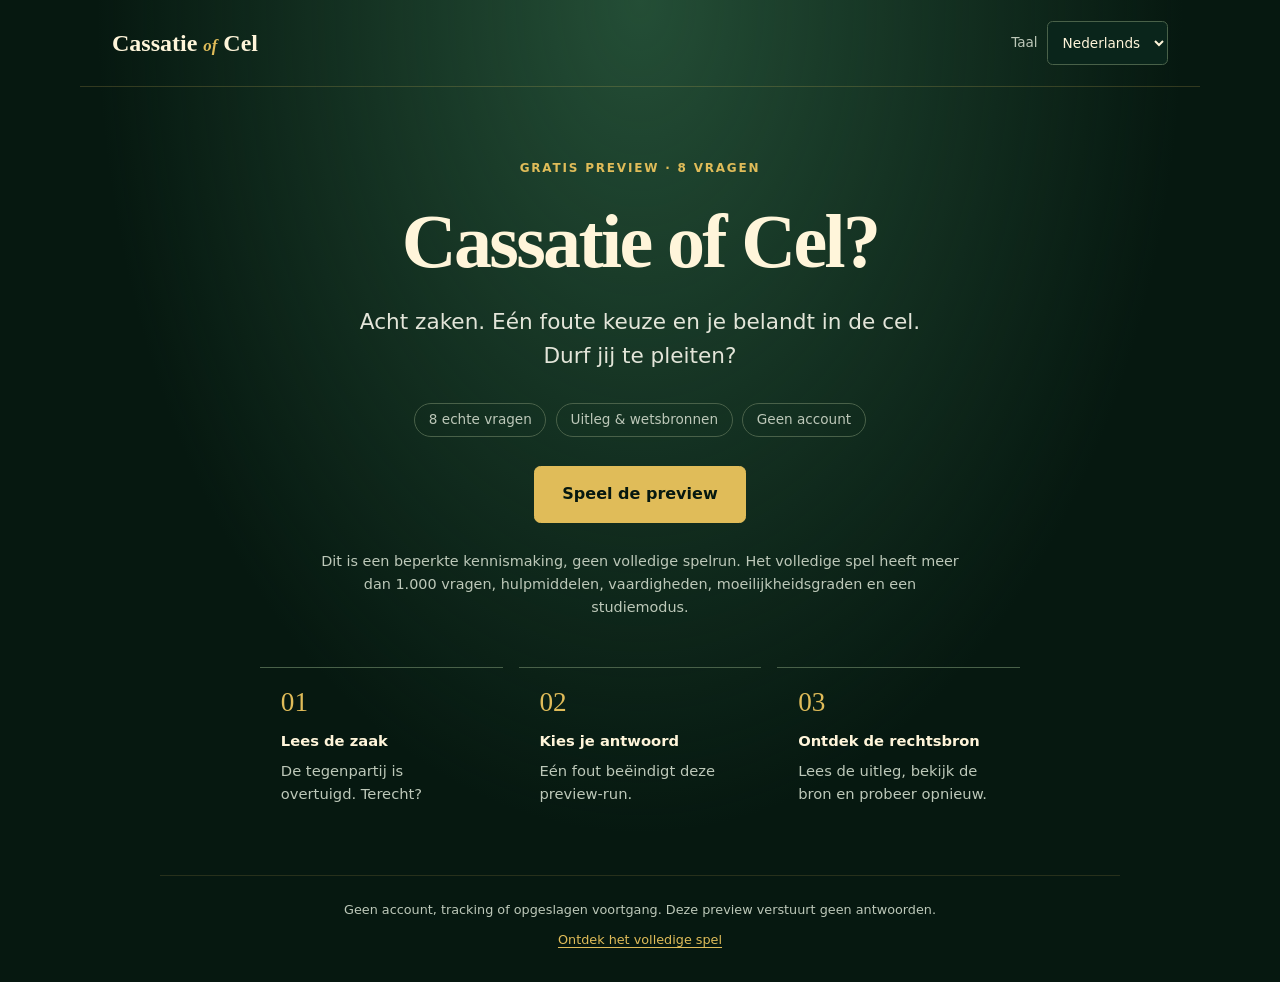
<file: play/demo/index.html>
<!doctype html>
<html lang="nl">
<head>
  <meta charset="utf-8">
  <meta name="viewport" content="width=device-width,initial-scale=1">
  <meta http-equiv="Content-Security-Policy" content="default-src 'none'; script-src 'self'; base-uri 'none'; form-action 'none'">
  <meta name="robots" content="noindex">
  <link rel="canonical" href="https://verdictstudios.be/coc/play/demo/">
  <title>Cassatie of Cel — Verder naar de preview</title>
  <script src="/play/redirect.js" defer></script>
  <noscript><meta http-equiv="refresh" content="0;url=/coc/play/demo/"></noscript>
</head>
<body>
  <main>
    <h1>De preview is verhuisd / La démo a déménagé / Die Vorschau ist umgezogen / The preview has moved</h1>
    <p><a id="redirect-target" href="/coc/play/demo/">Probeer de preview / Essayer la démo / Vorschau ausprobieren / Try the preview</a></p>
  </main>
</body>
</html>
</file>
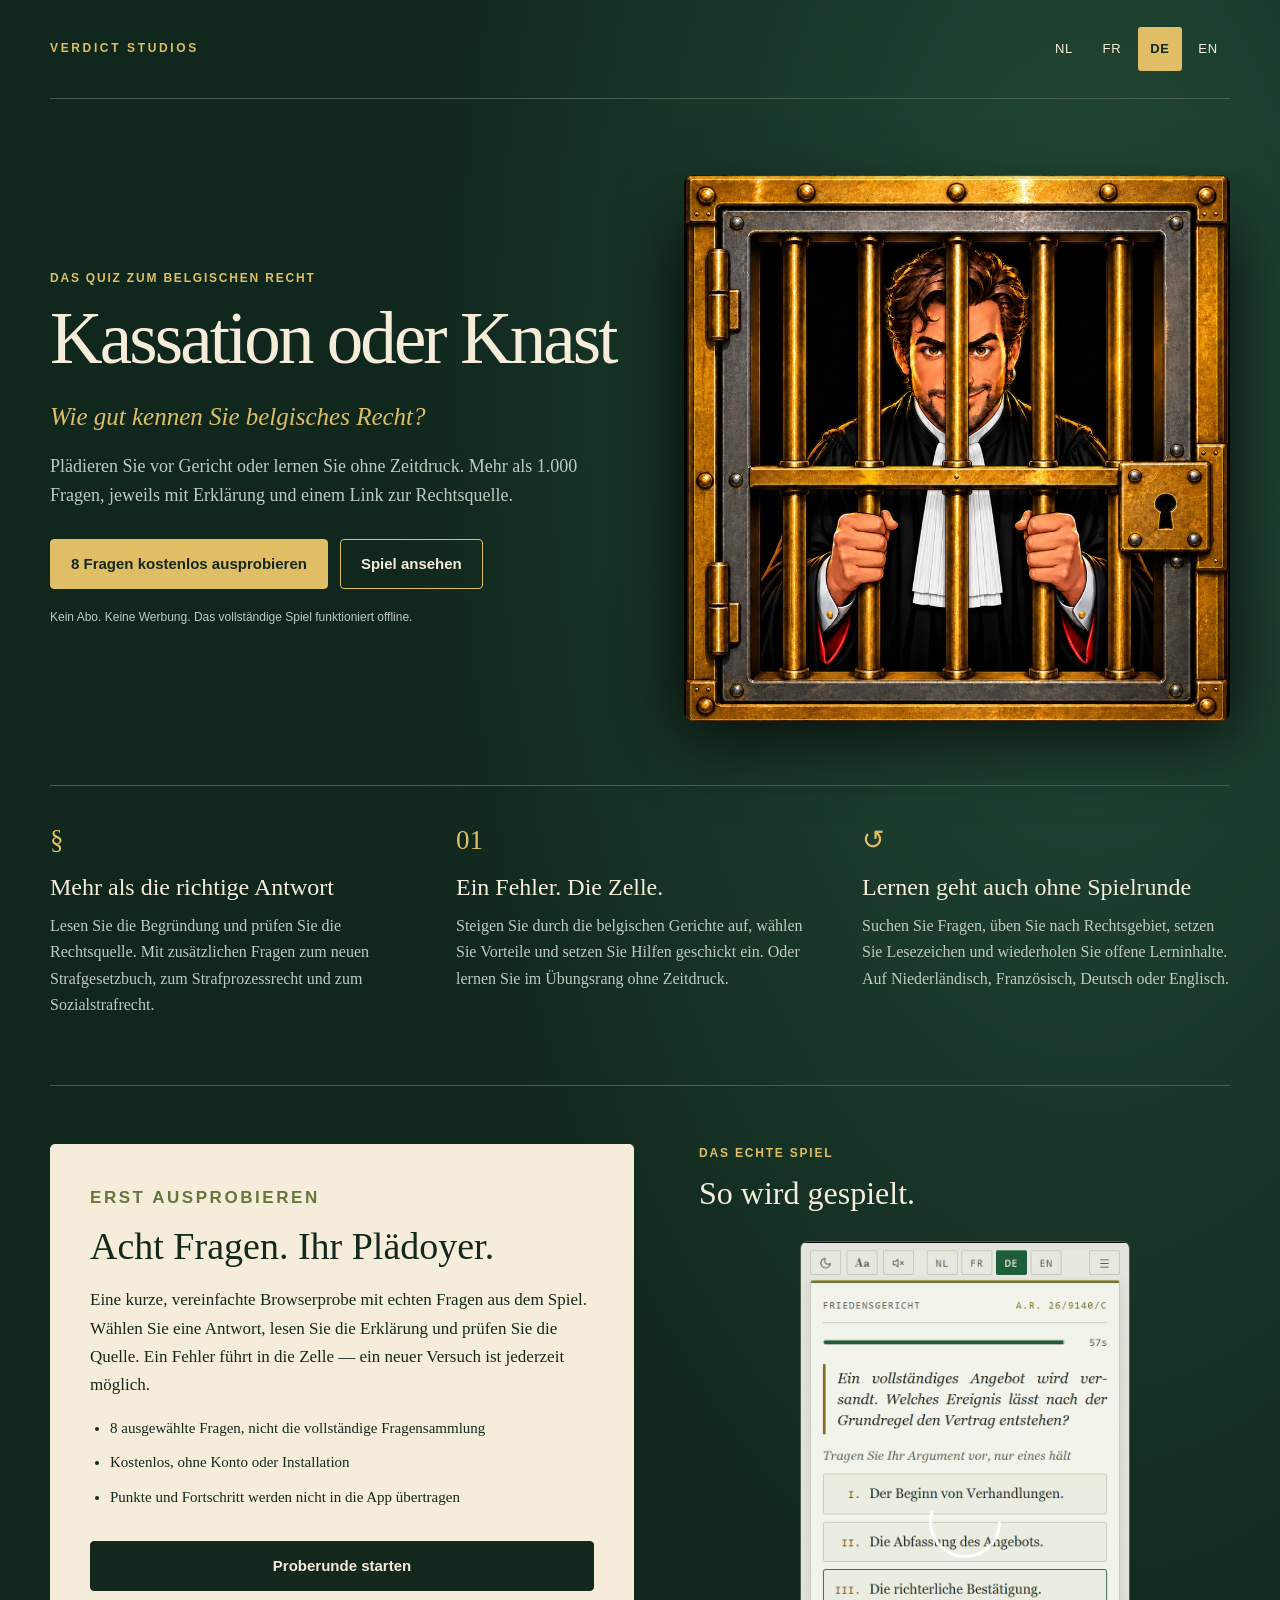
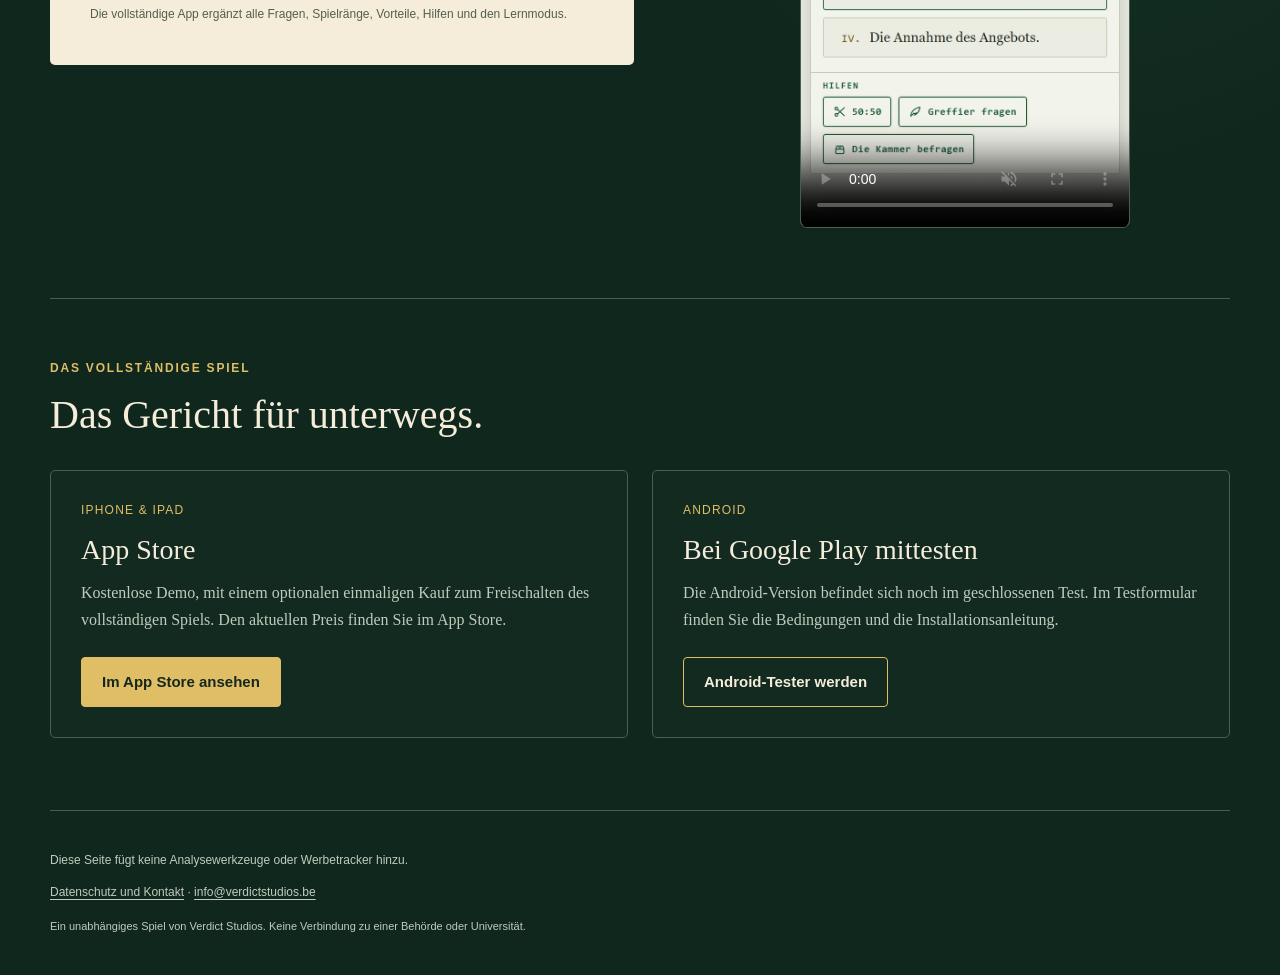
<file: coc/play/de/index.html>
<!doctype html>
<html lang="de" data-page-language="de">
<head>
  <meta charset="utf-8">
  <meta name="viewport" content="width=device-width,initial-scale=1">
  <meta http-equiv="Content-Security-Policy" content="default-src 'self'; script-src 'self'; style-src 'self'; img-src 'self' data:; media-src 'self'; connect-src 'none'; object-src 'none'; base-uri 'none'; form-action 'none'">
  <meta name="description" content="Entdecken Sie Kassation oder Knast: über 1.000 Fragen zum belgischen Recht mit Erklärungen und Quellen. Testen Sie 8 Fragen kostenlos im Browser.">
  <meta name="theme-color" content="#10271e">
  <title>Kassation oder Knast — Belgisches Rechtsquiz | Verdict Studios</title>
  <!-- SEO_HEAD_START -->
  <meta name="robots" content="index,follow,max-image-preview:large">
  <link rel="canonical" href="https://verdictstudios.be/coc/play/de/">
  <link rel="alternate" hreflang="nl" href="https://verdictstudios.be/coc/play/nl/">
  <link rel="alternate" hreflang="fr" href="https://verdictstudios.be/coc/play/fr/">
  <link rel="alternate" hreflang="de" href="https://verdictstudios.be/coc/play/de/">
  <link rel="alternate" hreflang="en" href="https://verdictstudios.be/coc/play/en/">
  <link rel="alternate" hreflang="x-default" href="https://verdictstudios.be/coc/play/nl/">
  <meta property="og:type" content="website">
  <meta property="og:site_name" content="Verdict Studios">
  <meta property="og:title" content="Kassation oder Knast — Belgisches Rechtsquiz | Verdict Studios">
  <meta property="og:description" content="Entdecken Sie Kassation oder Knast: über 1.000 Fragen zum belgischen Recht mit Erklärungen und Quellen. Testen Sie 8 Fragen kostenlos im Browser.">
  <meta property="og:url" content="https://verdictstudios.be/coc/play/de/">
  <meta property="og:locale" content="de_DE">
  <meta property="og:locale:alternate" content="nl_BE">
  <meta property="og:locale:alternate" content="fr_BE">
  <meta property="og:locale:alternate" content="en_GB">
  <meta property="og:image" content="https://verdictstudios.be/coc/play/assets/lawyer.webp">
  <meta property="og:image:type" content="image/webp">
  <meta property="og:image:width" content="960">
  <meta property="og:image:height" content="960">
  <meta property="og:image:alt" content="Ein Anwalt hinter den goldenen Stäben einer Gefängniszelle">
  <meta name="twitter:card" content="summary">
  <meta name="twitter:title" content="Kassation oder Knast — Belgisches Rechtsquiz | Verdict Studios">
  <meta name="twitter:description" content="Entdecken Sie Kassation oder Knast: über 1.000 Fragen zum belgischen Recht mit Erklärungen und Quellen. Testen Sie 8 Fragen kostenlos im Browser.">
  <meta name="twitter:image" content="https://verdictstudios.be/coc/play/assets/lawyer.webp">
  <meta name="twitter:image:alt" content="Ein Anwalt hinter den goldenen Stäben einer Gefängniszelle">
  <!-- SEO_HEAD_END -->
  <link rel="icon" href="../assets/icon-192.png">
  <link rel="stylesheet" href="../site.css">
  <script src="../site.js" defer></script>
</head>
<body itemscope itemtype="https://schema.org/WebSite">
  <meta itemprop="name" content="Verdict Studios">
  <meta itemprop="url" content="https://verdictstudios.be/">
  <a class="skip" href="#main" data-copy="skip">Zum Inhalt</a>
  <header class="masthead page-width">
    <a class="studio" href="./">VERDICT STUDIOS</a>
    <nav class="languages" aria-label="Taal / Langue / Sprache / Language">
      <a href="../nl/" lang="nl" hreflang="nl" data-lang="nl">NL<span class="sr-only"> Nederlands</span></a>
      <a href="../fr/" lang="fr" hreflang="fr" data-lang="fr">FR<span class="sr-only"> Français</span></a>
      <a href="../de/" lang="de" hreflang="de" data-lang="de" aria-current="page">DE<span class="sr-only"> Deutsch</span></a>
      <a href="../en/" lang="en" hreflang="en" data-lang="en">EN<span class="sr-only"> English</span></a>
    </nav>
  </header>
  <main id="main" class="page-width">
    <section class="hero" aria-labelledby="app-title">
      <div class="hero-copy">
        <p class="eyebrow" data-copy="subtitle">Das Quiz zum belgischen Recht</p>
        <h1 id="app-title" data-copy="name">Kassation oder Knast</h1>
        <p class="hero-line" data-copy="hook">Wie gut kennen Sie belgisches Recht?</p>
        <p class="intro" data-copy="intro">Plädieren Sie vor Gericht oder lernen Sie ohne Zeitdruck. Mehr als 1.000 Fragen, jeweils mit Erklärung und einem Link zur Rechtsquelle.</p>
        <div class="actions">
          <a class="button primary" id="hero-demo" href="../demo/?lang=de" data-copy="try">8 Fragen kostenlos ausprobieren</a>
          <a class="button secondary" href="#watch" data-copy="watch">Spiel ansehen</a>
        </div>
        <p class="assurance" data-copy="assurance">Kein Abo. Keine Werbung. Das vollständige Spiel funktioniert offline.</p>
      </div>
      <figure class="hero-art">
        <img src="../assets/lawyer.webp" width="960" height="960" alt="Ein Anwalt hinter den goldenen Stäben einer Gefängniszelle" id="hero-image" fetchpriority="high">
      </figure>
    </section>
    <section class="features" aria-label="Was bietet das Spiel?" id="features">
      <article><span class="feature-mark" aria-hidden="true">§</span><h2 data-copy="sourceTitle">Mehr als die richtige Antwort</h2><p data-copy="sourceBody">Lesen Sie die Begründung und prüfen Sie die Rechtsquelle. Mit zusätzlichen Fragen zum neuen Strafgesetzbuch, zum Strafprozessrecht und zum Sozialstrafrecht.</p></article>
      <article><span class="feature-mark" aria-hidden="true">01</span><h2 data-copy="playTitle">Ein Fehler. Die Zelle.</h2><p data-copy="playBody">Steigen Sie durch die belgischen Gerichte auf, wählen Sie Vorteile und setzen Sie Hilfen geschickt ein. Oder lernen Sie im Übungsrang ohne Zeitdruck.</p></article>
      <article><span class="feature-mark" aria-hidden="true">↺</span><h2 data-copy="studyTitle">Lernen geht auch ohne Spielrunde</h2><p data-copy="studyBody">Suchen Sie Fragen, üben Sie nach Rechtsgebiet, setzen Sie Lesezeichen und wiederholen Sie offene Lerninhalte. Auf Niederländisch, Französisch, Deutsch oder Englisch.</p></article>
    </section>
    <section class="preview-section" aria-labelledby="sample-title">
      <div class="sample-card">
        <p class="eyebrow" data-copy="before">Erst ausprobieren</p>
        <h2 id="sample-title" data-copy="sampleTitle">Acht Fragen. Ihr Plädoyer.</h2>
        <p data-copy="sampleBody">Eine kurze, vereinfachte Browserprobe mit echten Fragen aus dem Spiel. Wählen Sie eine Antwort, lesen Sie die Erklärung und prüfen Sie die Quelle. Ein Fehler führt in die Zelle — ein neuer Versuch ist jederzeit möglich.</p>
        <ul class="sample-facts"><li data-copy="sampleCount">8 ausgewählte Fragen, nicht die vollständige Fragensammlung</li><li data-copy="sampleFree">Kostenlos, ohne Konto oder Installation</li><li data-copy="samplePrivacy">Punkte und Fortschritt werden nicht in die App übertragen</li></ul>
        <a class="button primary" id="sample-demo" href="../demo/?lang=de" data-copy="start">Proberunde starten</a>
        <p class="fineprint" data-copy="sampleLimit">Die vollständige App ergänzt alle Fragen, Spielränge, Vorteile, Hilfen und den Lernmodus.</p>
      </div>
      <div id="watch" class="watch-card">
        <div class="watch-heading"><p class="eyebrow" data-copy="actual">Das echte Spiel</p><h2 data-copy="videoTitle">So wird gespielt.</h2></div>
        <video id="gameplay" controls muted loop playsinline preload="none" width="1080" height="1920" aria-label="Spielvideo von Kassation oder Knast">
          <source id="video-source" type="video/mp4">
          <track id="video-track" kind="captions" default>
          <span data-copy="videoFallback">Ihr Browser unterstützt dieses Video nicht.</span>
        </video>
      </div>
    </section>
    <section class="get-section" aria-labelledby="get-title">
      <div class="get-intro"><p class="eyebrow" data-copy="full">Das vollständige Spiel</p><h2 id="get-title" data-copy="getTitle">Das Gericht für unterwegs.</h2></div>
      <div class="store-grid">
        <article class="store-card"><p class="platform">iPhone &amp; iPad</p><h3>App Store</h3><p data-copy="iosBody">Kostenlose Demo, mit einem optionalen einmaligen Kauf zum Freischalten des vollständigen Spiels. Den aktuellen Preis finden Sie im App Store.</p><a class="button primary" href="https://apps.apple.com/be/app/id6790086255" target="_blank" rel="noopener noreferrer" data-copy="iosButton">Im App Store ansehen</a></article>
        <article class="store-card android-card"><p class="platform">Android</p><h3 data-copy="androidTitle">Bei Google Play mittesten</h3><p data-copy="androidBody">Die Android-Version befindet sich noch im geschlossenen Test. Im Testformular finden Sie die Bedingungen und die Installationsanleitung.</p><a class="button secondary" href="https://forms.gle/mKwj6xQWo4FjbQhSA" target="_blank" rel="noopener noreferrer" data-copy="androidButton">Android-Tester werden</a></article>
      </div>
    </section>
  </main>
  <footer class="page-width footer" itemprop="publisher" itemscope itemtype="https://schema.org/Organization"><meta itemprop="name" content="Verdict Studios"><meta itemprop="url" content="https://verdictstudios.be/"><p data-copy="privacyNote">Diese Seite fügt keine Analysewerkzeuge oder Werbetracker hinzu.</p><div><a href="/" data-copy="privacy">Datenschutz und Kontakt</a><span aria-hidden="true"> · </span><a itemprop="email" href="mailto:info@verdictstudios.be">info@verdictstudios.be</a></div><p class="fineprint" data-copy="independent">Ein unabhängiges Spiel von Verdict Studios. Keine Verbindung zu einer Behörde oder Universität.</p></footer>
</body>
</html>
</file>
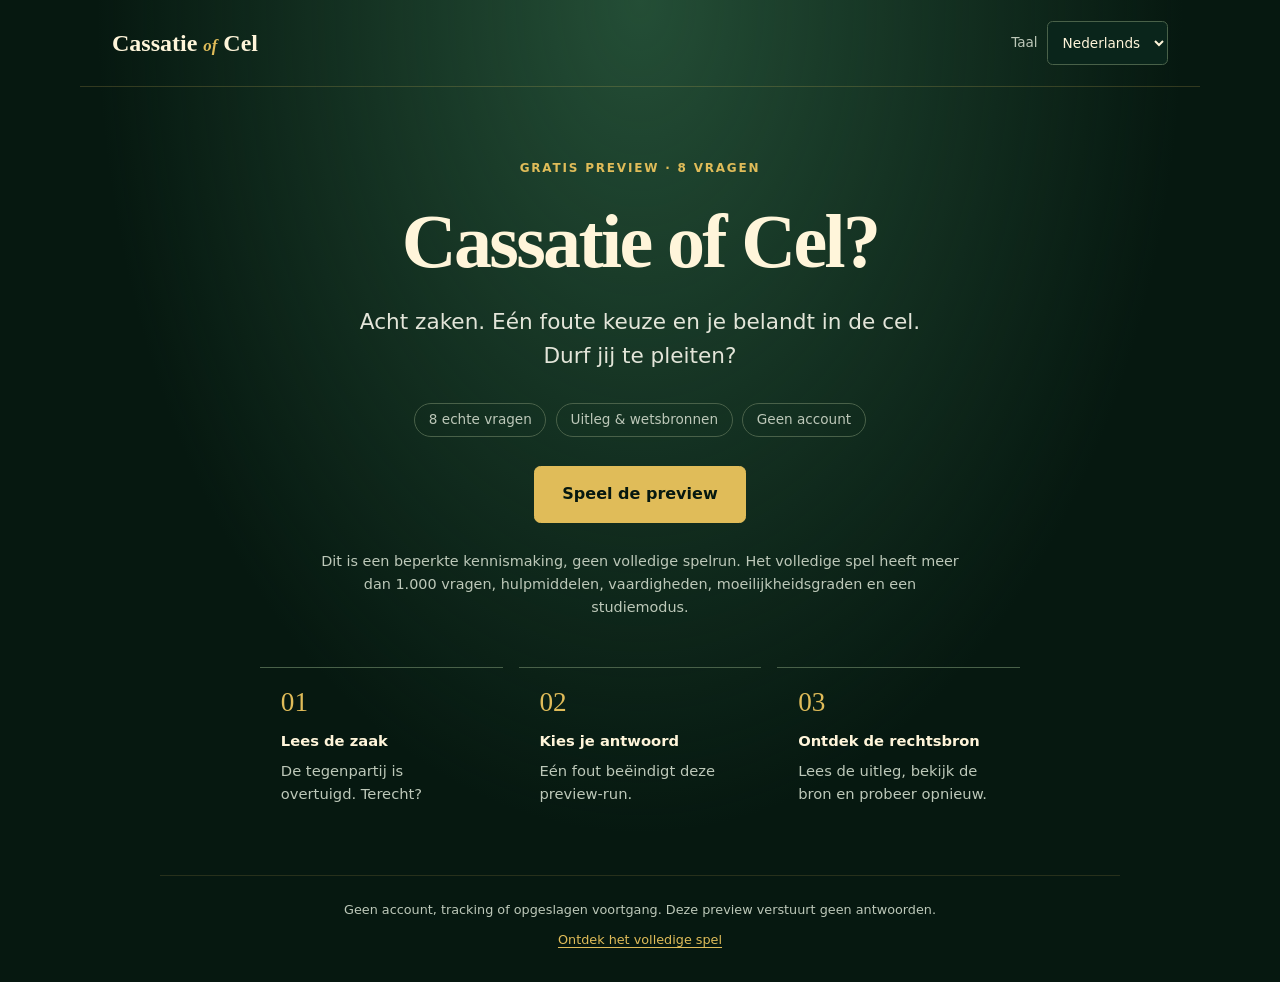
<file: coc/play/demo/index.html>
<!doctype html>
<html lang="nl">
<head>
  <meta charset="utf-8">
  <meta name="viewport" content="width=device-width, initial-scale=1">
  <meta name="description" content="Probeer Cassatie of Cel: een gratis, beperkte preview met acht juridische vragen, uitleg en bronnen. Beschikbaar in Nederlands, Frans, Duits en Engels.">
  <meta name="referrer" content="no-referrer">
  <meta http-equiv="Content-Security-Policy" content="default-src 'self'; script-src 'self'; style-src 'self'; img-src 'self' data:; connect-src 'none'; object-src 'none'; base-uri 'self'; form-action 'none'">
  <title>Cassatie of Cel — Preview</title>
  <link rel="stylesheet" href="demo.css">
  <script src="data.js" defer></script>
  <script src="demo.js" defer></script>
</head>
<body>
  <a class="skip-link" href="#preview">Ga naar de preview</a>
  <header class="site-header">
    <a class="wordmark" href="../" aria-label="Cassatie of Cel">Cassatie <span>of</span> Cel</a>
    <div class="language-control">
      <label for="language">Taal</label>
      <select id="language">
        <option value="nl">Nederlands</option>
        <option value="fr">Français</option>
        <option value="de">Deutsch</option>
        <option value="en">English</option>
      </select>
    </div>
  </header>
  <main id="preview" tabindex="-1"></main>
  <footer class="site-footer"><p id="privacy"></p><a id="footer-link" href="../"></a></footer>
  <noscript><p class="noscript">Deze preview heeft JavaScript nodig. / Cette démo nécessite JavaScript. / Diese Vorschau benötigt JavaScript. / This preview needs JavaScript. <a href="../">Cassatie of Cel</a></p></noscript>
</body>
</html>
</file>
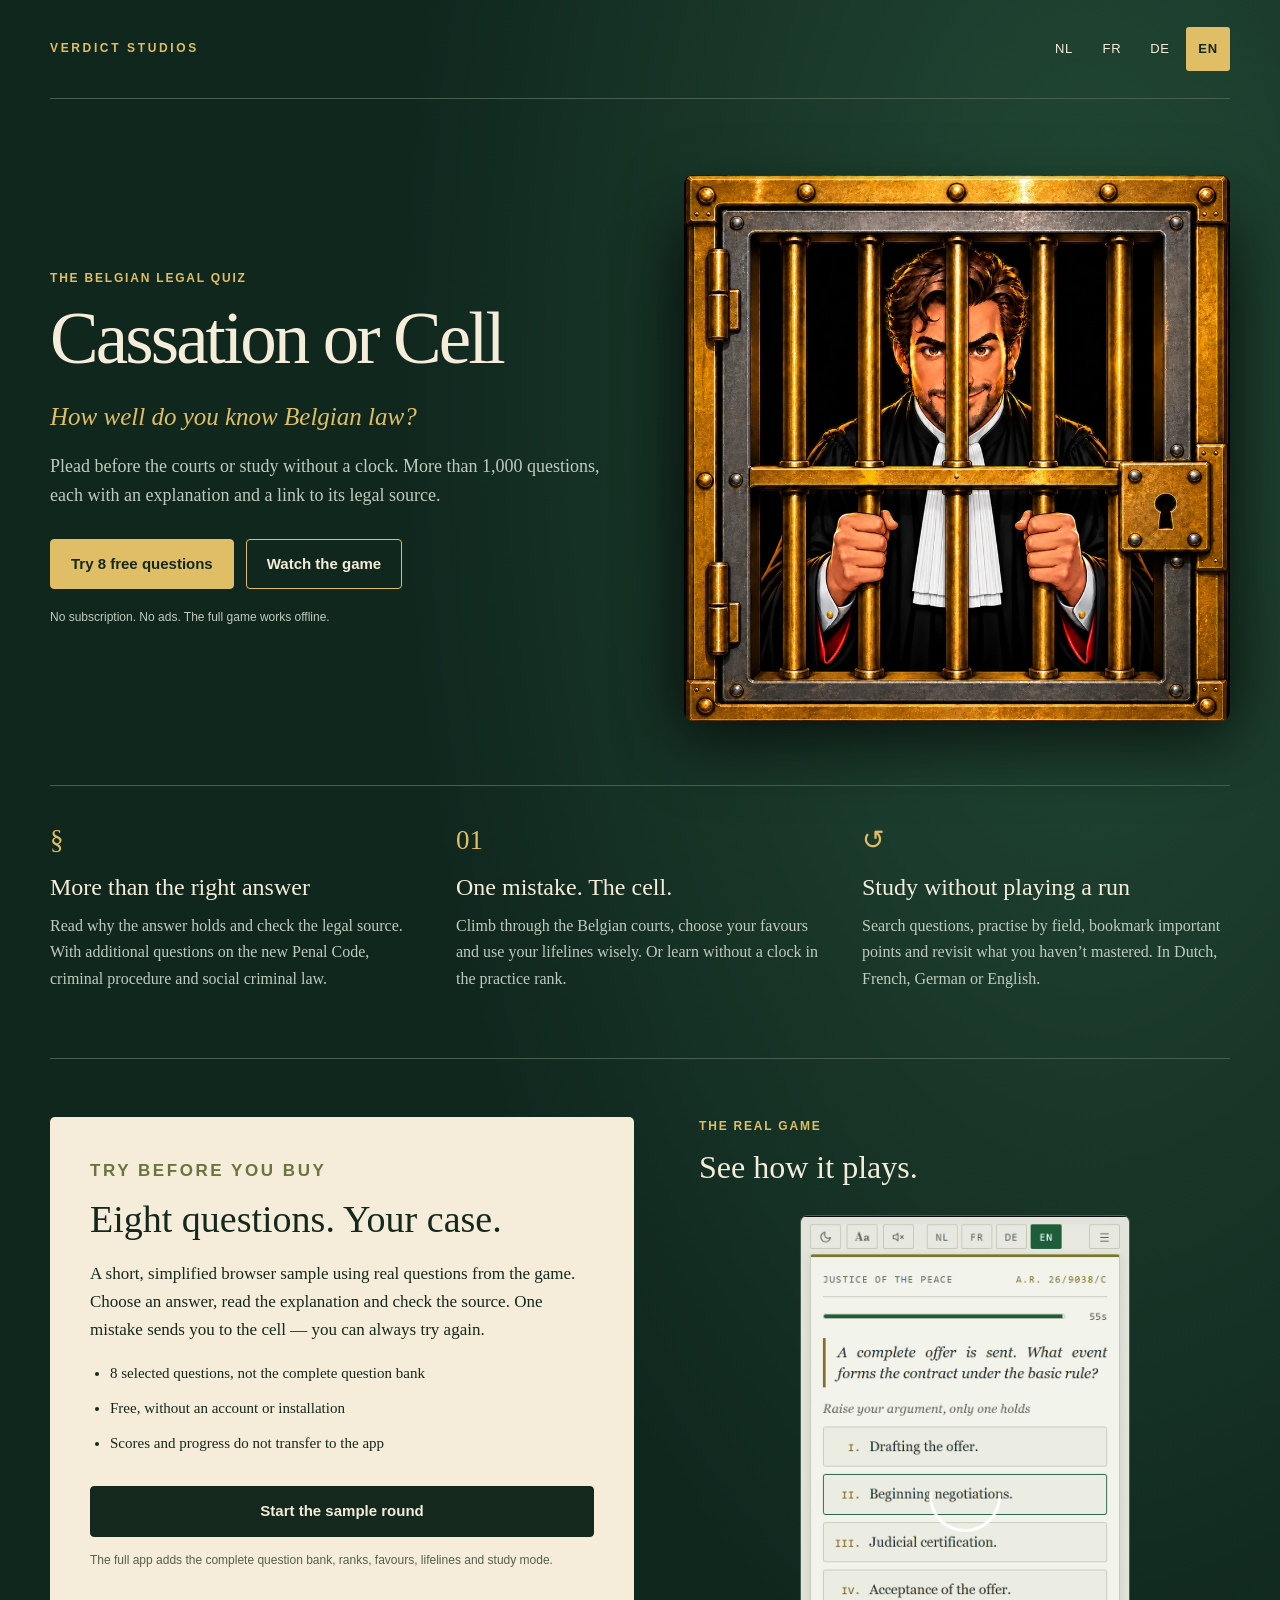
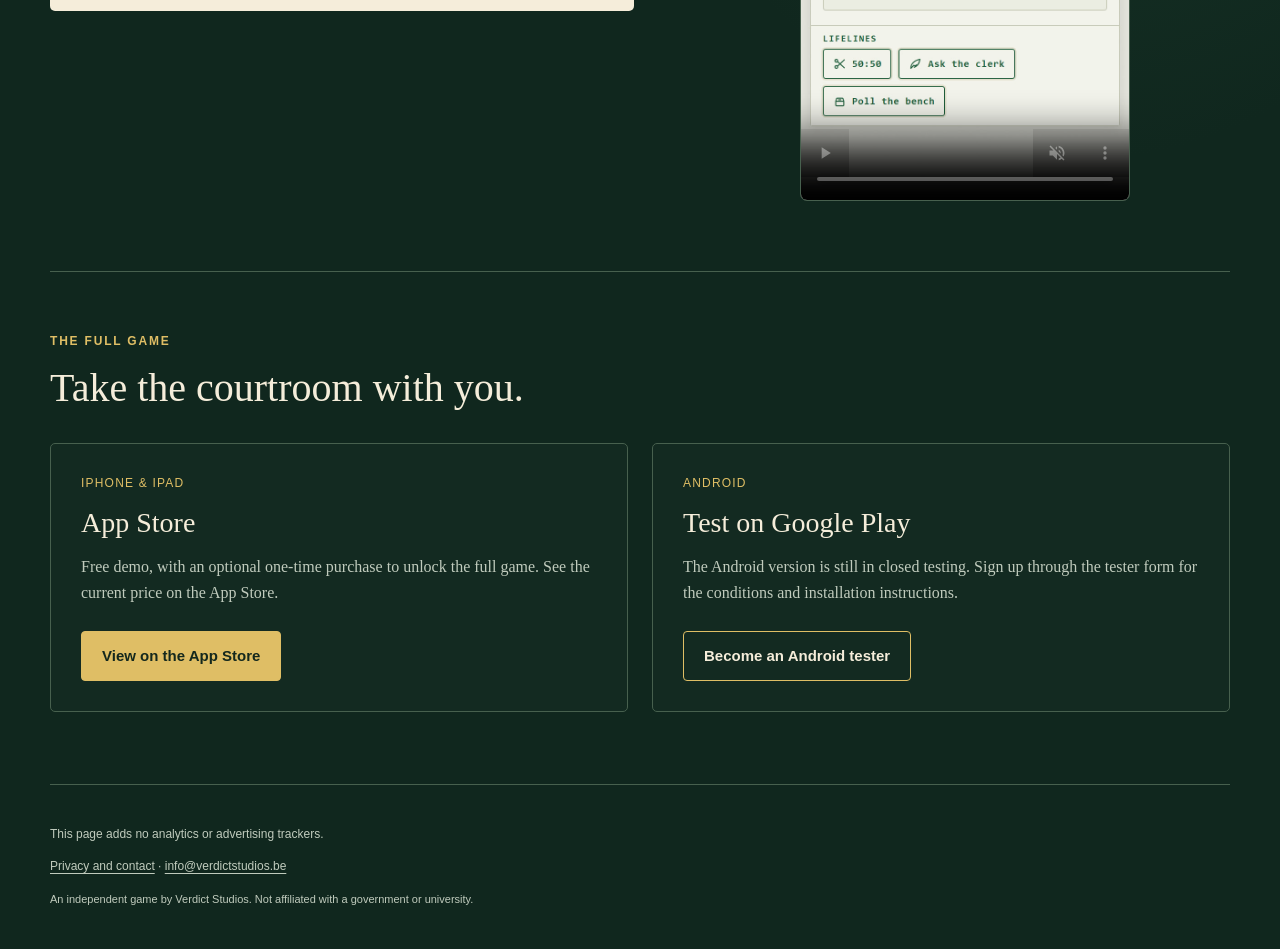
<file: coc/play/en/index.html>
<!doctype html>
<html lang="en" data-page-language="en">
<head>
  <meta charset="utf-8">
  <meta name="viewport" content="width=device-width,initial-scale=1">
  <meta http-equiv="Content-Security-Policy" content="default-src 'self'; script-src 'self'; style-src 'self'; img-src 'self' data:; media-src 'self'; connect-src 'none'; object-src 'none'; base-uri 'none'; form-action 'none'">
  <meta name="description" content="Discover Cassation or Cell: over 1,000 Belgian law questions with explanations and legal sources. Try 8 questions free in your browser.">
  <meta name="theme-color" content="#10271e">
  <title>Cassation or Cell — Belgian Legal Quiz | Verdict Studios</title>
  <!-- SEO_HEAD_START -->
  <meta name="robots" content="index,follow,max-image-preview:large">
  <link rel="canonical" href="https://verdictstudios.be/coc/play/en/">
  <link rel="alternate" hreflang="nl" href="https://verdictstudios.be/coc/play/nl/">
  <link rel="alternate" hreflang="fr" href="https://verdictstudios.be/coc/play/fr/">
  <link rel="alternate" hreflang="de" href="https://verdictstudios.be/coc/play/de/">
  <link rel="alternate" hreflang="en" href="https://verdictstudios.be/coc/play/en/">
  <link rel="alternate" hreflang="x-default" href="https://verdictstudios.be/coc/play/nl/">
  <meta property="og:type" content="website">
  <meta property="og:site_name" content="Verdict Studios">
  <meta property="og:title" content="Cassation or Cell — Belgian Legal Quiz | Verdict Studios">
  <meta property="og:description" content="Discover Cassation or Cell: over 1,000 Belgian law questions with explanations and legal sources. Try 8 questions free in your browser.">
  <meta property="og:url" content="https://verdictstudios.be/coc/play/en/">
  <meta property="og:locale" content="en_GB">
  <meta property="og:locale:alternate" content="nl_BE">
  <meta property="og:locale:alternate" content="fr_BE">
  <meta property="og:locale:alternate" content="de_DE">
  <meta property="og:image" content="https://verdictstudios.be/coc/play/assets/lawyer.webp">
  <meta property="og:image:type" content="image/webp">
  <meta property="og:image:width" content="960">
  <meta property="og:image:height" content="960">
  <meta property="og:image:alt" content="A lawyer behind the golden bars of a prison cell">
  <meta name="twitter:card" content="summary">
  <meta name="twitter:title" content="Cassation or Cell — Belgian Legal Quiz | Verdict Studios">
  <meta name="twitter:description" content="Discover Cassation or Cell: over 1,000 Belgian law questions with explanations and legal sources. Try 8 questions free in your browser.">
  <meta name="twitter:image" content="https://verdictstudios.be/coc/play/assets/lawyer.webp">
  <meta name="twitter:image:alt" content="A lawyer behind the golden bars of a prison cell">
  <!-- SEO_HEAD_END -->
  <link rel="icon" href="../assets/icon-192.png">
  <link rel="stylesheet" href="../site.css">
  <script src="../site.js" defer></script>
</head>
<body itemscope itemtype="https://schema.org/WebSite">
  <meta itemprop="name" content="Verdict Studios">
  <meta itemprop="url" content="https://verdictstudios.be/">
  <a class="skip" href="#main" data-copy="skip">Skip to content</a>
  <header class="masthead page-width">
    <a class="studio" href="./">VERDICT STUDIOS</a>
    <nav class="languages" aria-label="Taal / Langue / Sprache / Language">
      <a href="../nl/" lang="nl" hreflang="nl" data-lang="nl">NL<span class="sr-only"> Nederlands</span></a>
      <a href="../fr/" lang="fr" hreflang="fr" data-lang="fr">FR<span class="sr-only"> Français</span></a>
      <a href="../de/" lang="de" hreflang="de" data-lang="de">DE<span class="sr-only"> Deutsch</span></a>
      <a href="../en/" lang="en" hreflang="en" data-lang="en" aria-current="page">EN<span class="sr-only"> English</span></a>
    </nav>
  </header>
  <main id="main" class="page-width">
    <section class="hero" aria-labelledby="app-title">
      <div class="hero-copy">
        <p class="eyebrow" data-copy="subtitle">The Belgian Legal Quiz</p>
        <h1 id="app-title" data-copy="name">Cassation or Cell</h1>
        <p class="hero-line" data-copy="hook">How well do you know Belgian law?</p>
        <p class="intro" data-copy="intro">Plead before the courts or study without a clock. More than 1,000 questions, each with an explanation and a link to its legal source.</p>
        <div class="actions">
          <a class="button primary" id="hero-demo" href="../demo/?lang=en" data-copy="try">Try 8 free questions</a>
          <a class="button secondary" href="#watch" data-copy="watch">Watch the game</a>
        </div>
        <p class="assurance" data-copy="assurance">No subscription. No ads. The full game works offline.</p>
      </div>
      <figure class="hero-art">
        <img src="../assets/lawyer.webp" width="960" height="960" alt="A lawyer behind the golden bars of a prison cell" id="hero-image" fetchpriority="high">
      </figure>
    </section>
    <section class="features" aria-label="What is in the game?" id="features">
      <article><span class="feature-mark" aria-hidden="true">§</span><h2 data-copy="sourceTitle">More than the right answer</h2><p data-copy="sourceBody">Read why the answer holds and check the legal source. With additional questions on the new Penal Code, criminal procedure and social criminal law.</p></article>
      <article><span class="feature-mark" aria-hidden="true">01</span><h2 data-copy="playTitle">One mistake. The cell.</h2><p data-copy="playBody">Climb through the Belgian courts, choose your favours and use your lifelines wisely. Or learn without a clock in the practice rank.</p></article>
      <article><span class="feature-mark" aria-hidden="true">↺</span><h2 data-copy="studyTitle">Study without playing a run</h2><p data-copy="studyBody">Search questions, practise by field, bookmark important points and revisit what you haven’t mastered. In Dutch, French, German or English.</p></article>
    </section>
    <section class="preview-section" aria-labelledby="sample-title">
      <div class="sample-card">
        <p class="eyebrow" data-copy="before">Try before you buy</p>
        <h2 id="sample-title" data-copy="sampleTitle">Eight questions. Your case.</h2>
        <p data-copy="sampleBody">A short, simplified browser sample using real questions from the game. Choose an answer, read the explanation and check the source. One mistake sends you to the cell — you can always try again.</p>
        <ul class="sample-facts"><li data-copy="sampleCount">8 selected questions, not the complete question bank</li><li data-copy="sampleFree">Free, without an account or installation</li><li data-copy="samplePrivacy">Scores and progress do not transfer to the app</li></ul>
        <a class="button primary" id="sample-demo" href="../demo/?lang=en" data-copy="start">Start the sample round</a>
        <p class="fineprint" data-copy="sampleLimit">The full app adds the complete question bank, ranks, favours, lifelines and study mode.</p>
      </div>
      <div id="watch" class="watch-card">
        <div class="watch-heading"><p class="eyebrow" data-copy="actual">The real game</p><h2 data-copy="videoTitle">See how it plays.</h2></div>
        <video id="gameplay" controls muted loop playsinline preload="none" width="1080" height="1920" aria-label="Gameplay video of Cassation or Cell">
          <source id="video-source" type="video/mp4">
          <track id="video-track" kind="captions" default>
          <span data-copy="videoFallback">Your browser does not support this video.</span>
        </video>
      </div>
    </section>
    <section class="get-section" aria-labelledby="get-title">
      <div class="get-intro"><p class="eyebrow" data-copy="full">The full game</p><h2 id="get-title" data-copy="getTitle">Take the courtroom with you.</h2></div>
      <div class="store-grid">
        <article class="store-card"><p class="platform">iPhone &amp; iPad</p><h3>App Store</h3><p data-copy="iosBody">Free demo, with an optional one-time purchase to unlock the full game. See the current price on the App Store.</p><a class="button primary" href="https://apps.apple.com/be/app/id6790086255" target="_blank" rel="noopener noreferrer" data-copy="iosButton">View on the App Store</a></article>
        <article class="store-card android-card"><p class="platform">Android</p><h3 data-copy="androidTitle">Test on Google Play</h3><p data-copy="androidBody">The Android version is still in closed testing. Sign up through the tester form for the conditions and installation instructions.</p><a class="button secondary" href="https://forms.gle/mKwj6xQWo4FjbQhSA" target="_blank" rel="noopener noreferrer" data-copy="androidButton">Become an Android tester</a></article>
      </div>
    </section>
  </main>
  <footer class="page-width footer" itemprop="publisher" itemscope itemtype="https://schema.org/Organization"><meta itemprop="name" content="Verdict Studios"><meta itemprop="url" content="https://verdictstudios.be/"><p data-copy="privacyNote">This page adds no analytics or advertising trackers.</p><div><a href="/" data-copy="privacy">Privacy and contact</a><span aria-hidden="true"> · </span><a itemprop="email" href="mailto:info@verdictstudios.be">info@verdictstudios.be</a></div><p class="fineprint" data-copy="independent">An independent game by Verdict Studios. Not affiliated with a government or university.</p></footer>
</body>
</html>
</file>
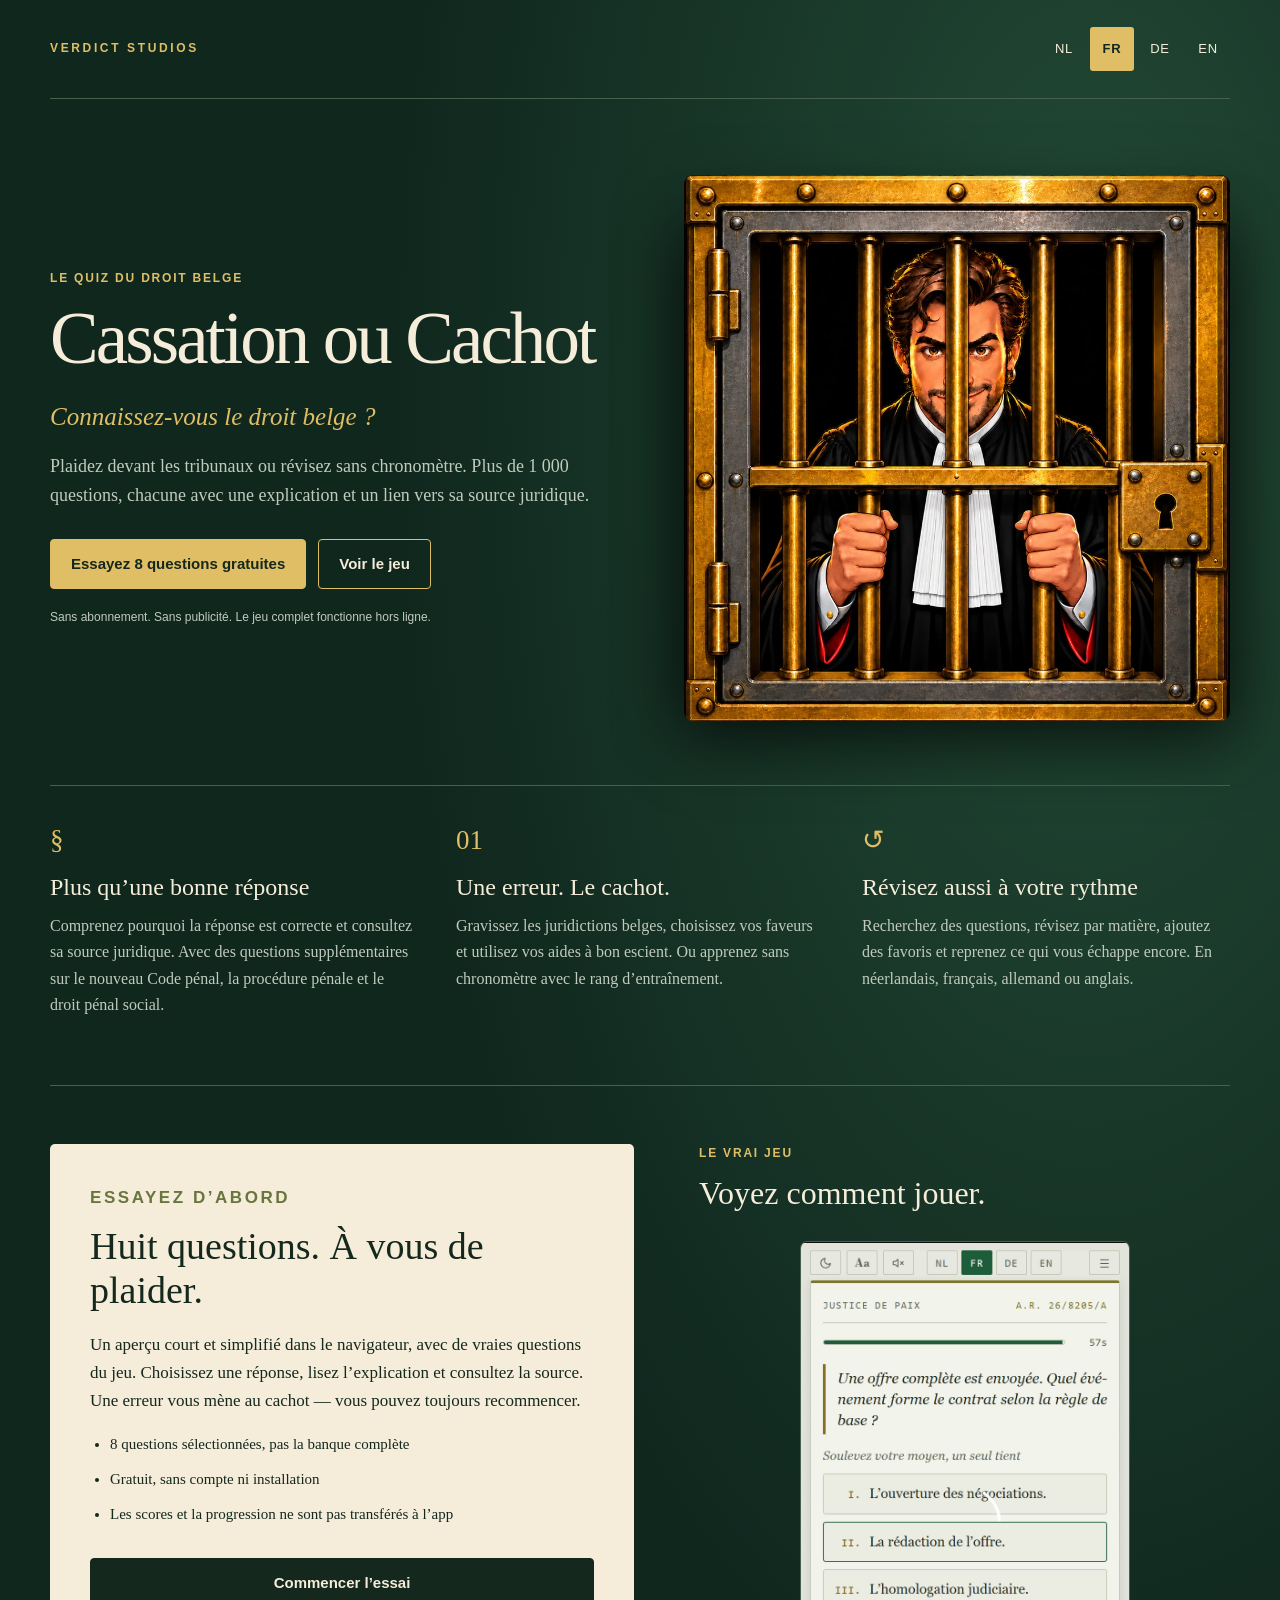
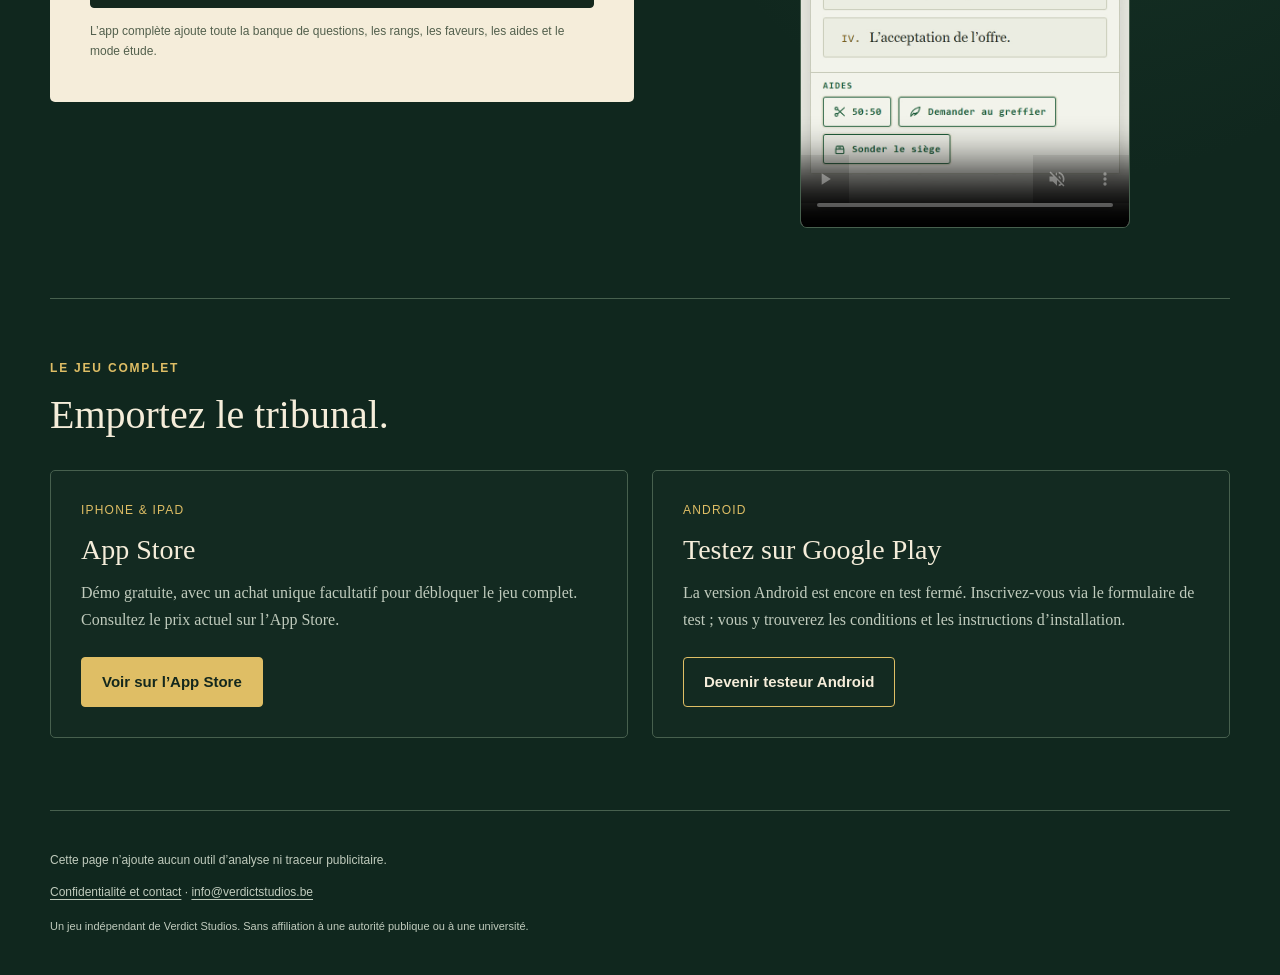
<file: coc/play/fr/index.html>
<!doctype html>
<html lang="fr" data-page-language="fr">
<head>
  <meta charset="utf-8">
  <meta name="viewport" content="width=device-width,initial-scale=1">
  <meta http-equiv="Content-Security-Policy" content="default-src 'self'; script-src 'self'; style-src 'self'; img-src 'self' data:; media-src 'self'; connect-src 'none'; object-src 'none'; base-uri 'none'; form-action 'none'">
  <meta name="description" content="Découvrez Cassation ou Cachot : plus de 1 000 questions sur le droit belge, avec explications et sources. Essayez gratuitement 8 questions en ligne.">
  <meta name="theme-color" content="#10271e">
  <title>Cassation ou Cachot — Quiz de droit belge | Verdict Studios</title>
  <!-- SEO_HEAD_START -->
  <meta name="robots" content="index,follow,max-image-preview:large">
  <link rel="canonical" href="https://verdictstudios.be/coc/play/fr/">
  <link rel="alternate" hreflang="nl" href="https://verdictstudios.be/coc/play/nl/">
  <link rel="alternate" hreflang="fr" href="https://verdictstudios.be/coc/play/fr/">
  <link rel="alternate" hreflang="de" href="https://verdictstudios.be/coc/play/de/">
  <link rel="alternate" hreflang="en" href="https://verdictstudios.be/coc/play/en/">
  <link rel="alternate" hreflang="x-default" href="https://verdictstudios.be/coc/play/nl/">
  <meta property="og:type" content="website">
  <meta property="og:site_name" content="Verdict Studios">
  <meta property="og:title" content="Cassation ou Cachot — Quiz de droit belge | Verdict Studios">
  <meta property="og:description" content="Découvrez Cassation ou Cachot : plus de 1 000 questions sur le droit belge, avec explications et sources. Essayez gratuitement 8 questions en ligne.">
  <meta property="og:url" content="https://verdictstudios.be/coc/play/fr/">
  <meta property="og:locale" content="fr_BE">
  <meta property="og:locale:alternate" content="nl_BE">
  <meta property="og:locale:alternate" content="de_DE">
  <meta property="og:locale:alternate" content="en_GB">
  <meta property="og:image" content="https://verdictstudios.be/coc/play/assets/lawyer.webp">
  <meta property="og:image:type" content="image/webp">
  <meta property="og:image:width" content="960">
  <meta property="og:image:height" content="960">
  <meta property="og:image:alt" content="Un avocat derrière les barreaux dorés d’une cellule">
  <meta name="twitter:card" content="summary">
  <meta name="twitter:title" content="Cassation ou Cachot — Quiz de droit belge | Verdict Studios">
  <meta name="twitter:description" content="Découvrez Cassation ou Cachot : plus de 1 000 questions sur le droit belge, avec explications et sources. Essayez gratuitement 8 questions en ligne.">
  <meta name="twitter:image" content="https://verdictstudios.be/coc/play/assets/lawyer.webp">
  <meta name="twitter:image:alt" content="Un avocat derrière les barreaux dorés d’une cellule">
  <!-- SEO_HEAD_END -->
  <link rel="icon" href="../assets/icon-192.png">
  <link rel="stylesheet" href="../site.css">
  <script src="../site.js" defer></script>
</head>
<body itemscope itemtype="https://schema.org/WebSite">
  <meta itemprop="name" content="Verdict Studios">
  <meta itemprop="url" content="https://verdictstudios.be/">
  <a class="skip" href="#main" data-copy="skip">Aller au contenu</a>
  <header class="masthead page-width">
    <a class="studio" href="./">VERDICT STUDIOS</a>
    <nav class="languages" aria-label="Taal / Langue / Sprache / Language">
      <a href="../nl/" lang="nl" hreflang="nl" data-lang="nl">NL<span class="sr-only"> Nederlands</span></a>
      <a href="../fr/" lang="fr" hreflang="fr" data-lang="fr" aria-current="page">FR<span class="sr-only"> Français</span></a>
      <a href="../de/" lang="de" hreflang="de" data-lang="de">DE<span class="sr-only"> Deutsch</span></a>
      <a href="../en/" lang="en" hreflang="en" data-lang="en">EN<span class="sr-only"> English</span></a>
    </nav>
  </header>
  <main id="main" class="page-width">
    <section class="hero" aria-labelledby="app-title">
      <div class="hero-copy">
        <p class="eyebrow" data-copy="subtitle">Le quiz du droit belge</p>
        <h1 id="app-title" data-copy="name">Cassation ou Cachot</h1>
        <p class="hero-line" data-copy="hook">Connaissez-vous le droit belge ?</p>
        <p class="intro" data-copy="intro">Plaidez devant les tribunaux ou révisez sans chronomètre. Plus de 1 000 questions, chacune avec une explication et un lien vers sa source juridique.</p>
        <div class="actions">
          <a class="button primary" id="hero-demo" href="../demo/?lang=fr" data-copy="try">Essayez 8 questions gratuites</a>
          <a class="button secondary" href="#watch" data-copy="watch">Voir le jeu</a>
        </div>
        <p class="assurance" data-copy="assurance">Sans abonnement. Sans publicité. Le jeu complet fonctionne hors ligne.</p>
      </div>
      <figure class="hero-art">
        <img src="../assets/lawyer.webp" width="960" height="960" alt="Un avocat derrière les barreaux dorés d’une cellule" id="hero-image" fetchpriority="high">
      </figure>
    </section>
    <section class="features" aria-label="Que contient le jeu ?" id="features">
      <article><span class="feature-mark" aria-hidden="true">§</span><h2 data-copy="sourceTitle">Plus qu’une bonne réponse</h2><p data-copy="sourceBody">Comprenez pourquoi la réponse est correcte et consultez sa source juridique. Avec des questions supplémentaires sur le nouveau Code pénal, la procédure pénale et le droit pénal social.</p></article>
      <article><span class="feature-mark" aria-hidden="true">01</span><h2 data-copy="playTitle">Une erreur. Le cachot.</h2><p data-copy="playBody">Gravissez les juridictions belges, choisissez vos faveurs et utilisez vos aides à bon escient. Ou apprenez sans chronomètre avec le rang d’entraînement.</p></article>
      <article><span class="feature-mark" aria-hidden="true">↺</span><h2 data-copy="studyTitle">Révisez aussi à votre rythme</h2><p data-copy="studyBody">Recherchez des questions, révisez par matière, ajoutez des favoris et reprenez ce qui vous échappe encore. En néerlandais, français, allemand ou anglais.</p></article>
    </section>
    <section class="preview-section" aria-labelledby="sample-title">
      <div class="sample-card">
        <p class="eyebrow" data-copy="before">Essayez d’abord</p>
        <h2 id="sample-title" data-copy="sampleTitle">Huit questions. À vous de plaider.</h2>
        <p data-copy="sampleBody">Un aperçu court et simplifié dans le navigateur, avec de vraies questions du jeu. Choisissez une réponse, lisez l’explication et consultez la source. Une erreur vous mène au cachot — vous pouvez toujours recommencer.</p>
        <ul class="sample-facts"><li data-copy="sampleCount">8 questions sélectionnées, pas la banque complète</li><li data-copy="sampleFree">Gratuit, sans compte ni installation</li><li data-copy="samplePrivacy">Les scores et la progression ne sont pas transférés à l’app</li></ul>
        <a class="button primary" id="sample-demo" href="../demo/?lang=fr" data-copy="start">Commencer l’essai</a>
        <p class="fineprint" data-copy="sampleLimit">L’app complète ajoute toute la banque de questions, les rangs, les faveurs, les aides et le mode étude.</p>
      </div>
      <div id="watch" class="watch-card">
        <div class="watch-heading"><p class="eyebrow" data-copy="actual">Le vrai jeu</p><h2 data-copy="videoTitle">Voyez comment jouer.</h2></div>
        <video id="gameplay" controls muted loop playsinline preload="none" width="1080" height="1920" aria-label="Vidéo du jeu Cassation ou Cachot">
          <source id="video-source" type="video/mp4">
          <track id="video-track" kind="captions" default>
          <span data-copy="videoFallback">Votre navigateur ne prend pas en charge cette vidéo.</span>
        </video>
      </div>
    </section>
    <section class="get-section" aria-labelledby="get-title">
      <div class="get-intro"><p class="eyebrow" data-copy="full">Le jeu complet</p><h2 id="get-title" data-copy="getTitle">Emportez le tribunal.</h2></div>
      <div class="store-grid">
        <article class="store-card"><p class="platform">iPhone &amp; iPad</p><h3>App Store</h3><p data-copy="iosBody">Démo gratuite, avec un achat unique facultatif pour débloquer le jeu complet. Consultez le prix actuel sur l’App Store.</p><a class="button primary" href="https://apps.apple.com/be/app/id6790086255" target="_blank" rel="noopener noreferrer" data-copy="iosButton">Voir sur l’App Store</a></article>
        <article class="store-card android-card"><p class="platform">Android</p><h3 data-copy="androidTitle">Testez sur Google Play</h3><p data-copy="androidBody">La version Android est encore en test fermé. Inscrivez-vous via le formulaire de test ; vous y trouverez les conditions et les instructions d’installation.</p><a class="button secondary" href="https://forms.gle/mKwj6xQWo4FjbQhSA" target="_blank" rel="noopener noreferrer" data-copy="androidButton">Devenir testeur Android</a></article>
      </div>
    </section>
  </main>
  <footer class="page-width footer" itemprop="publisher" itemscope itemtype="https://schema.org/Organization"><meta itemprop="name" content="Verdict Studios"><meta itemprop="url" content="https://verdictstudios.be/"><p data-copy="privacyNote">Cette page n’ajoute aucun outil d’analyse ni traceur publicitaire.</p><div><a href="/" data-copy="privacy">Confidentialité et contact</a><span aria-hidden="true"> · </span><a itemprop="email" href="mailto:info@verdictstudios.be">info@verdictstudios.be</a></div><p class="fineprint" data-copy="independent">Un jeu indépendant de Verdict Studios. Sans affiliation à une autorité publique ou à une université.</p></footer>
</body>
</html>
</file>
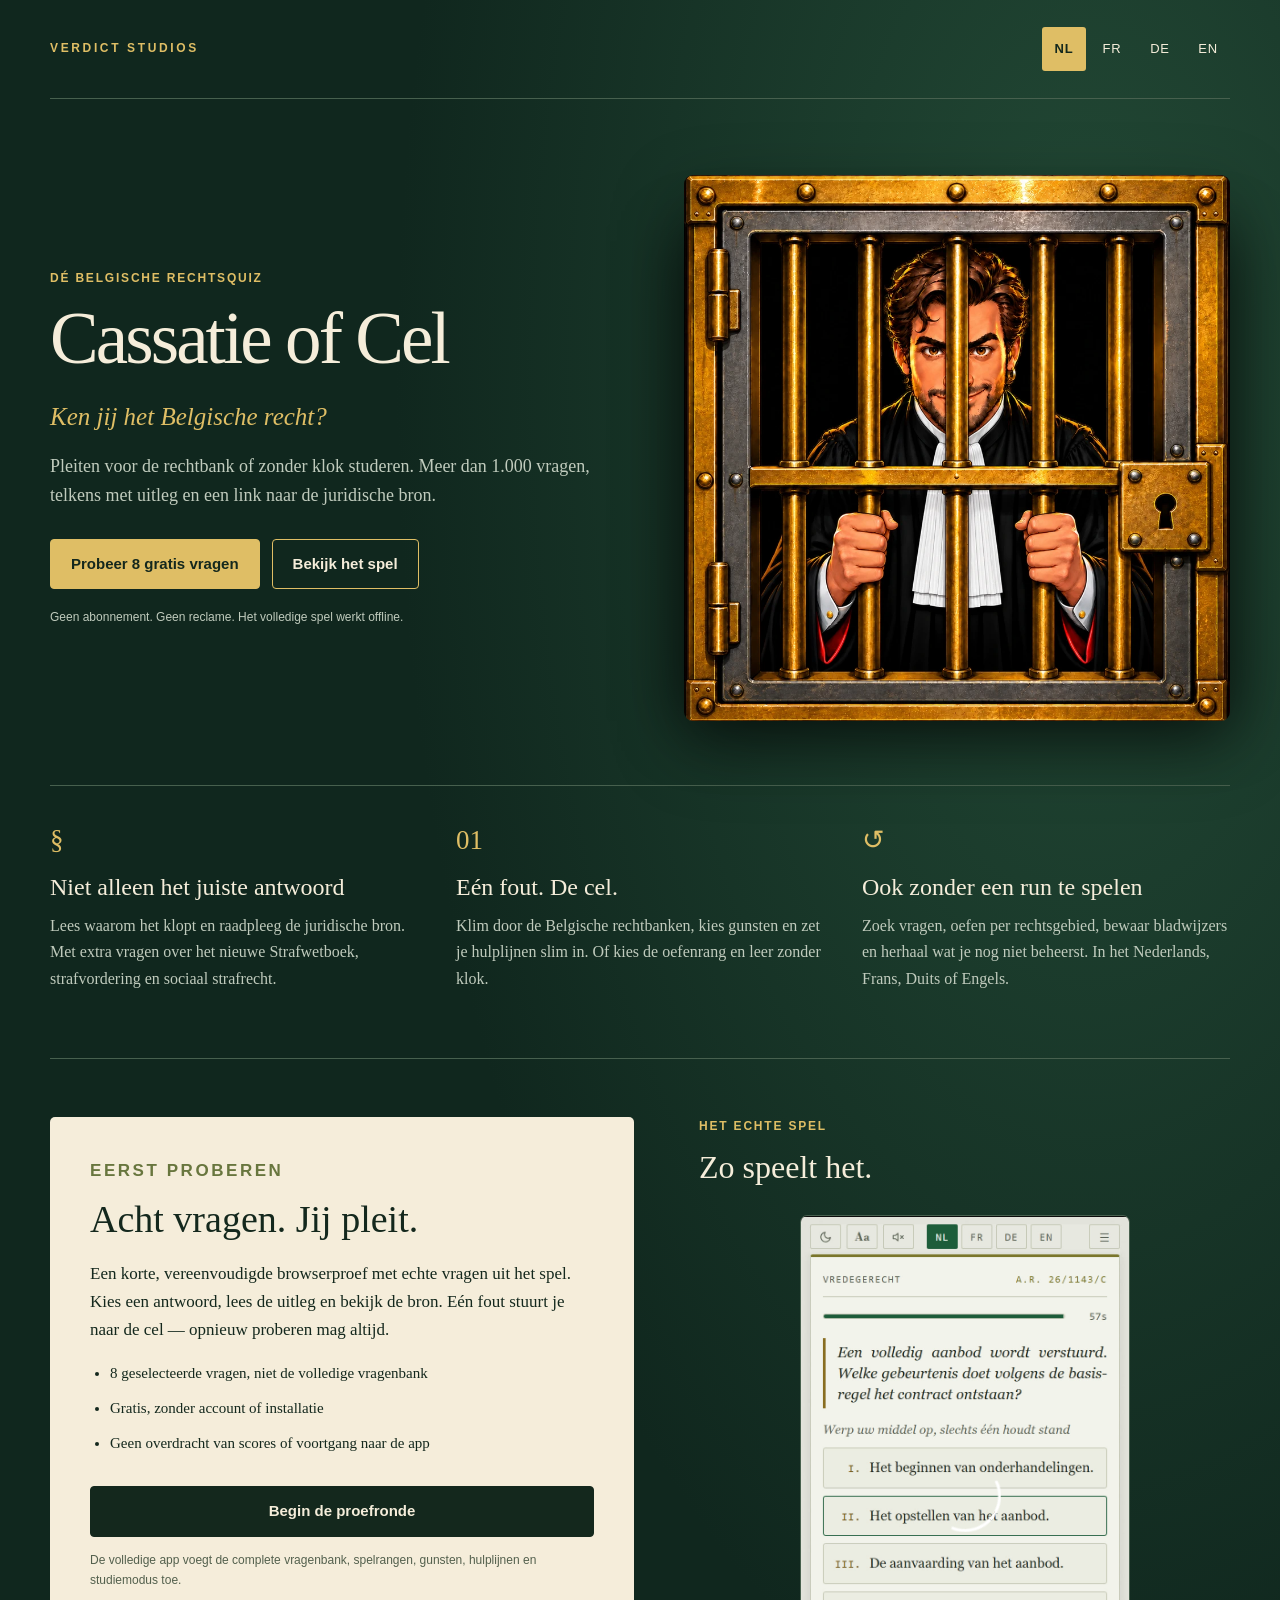
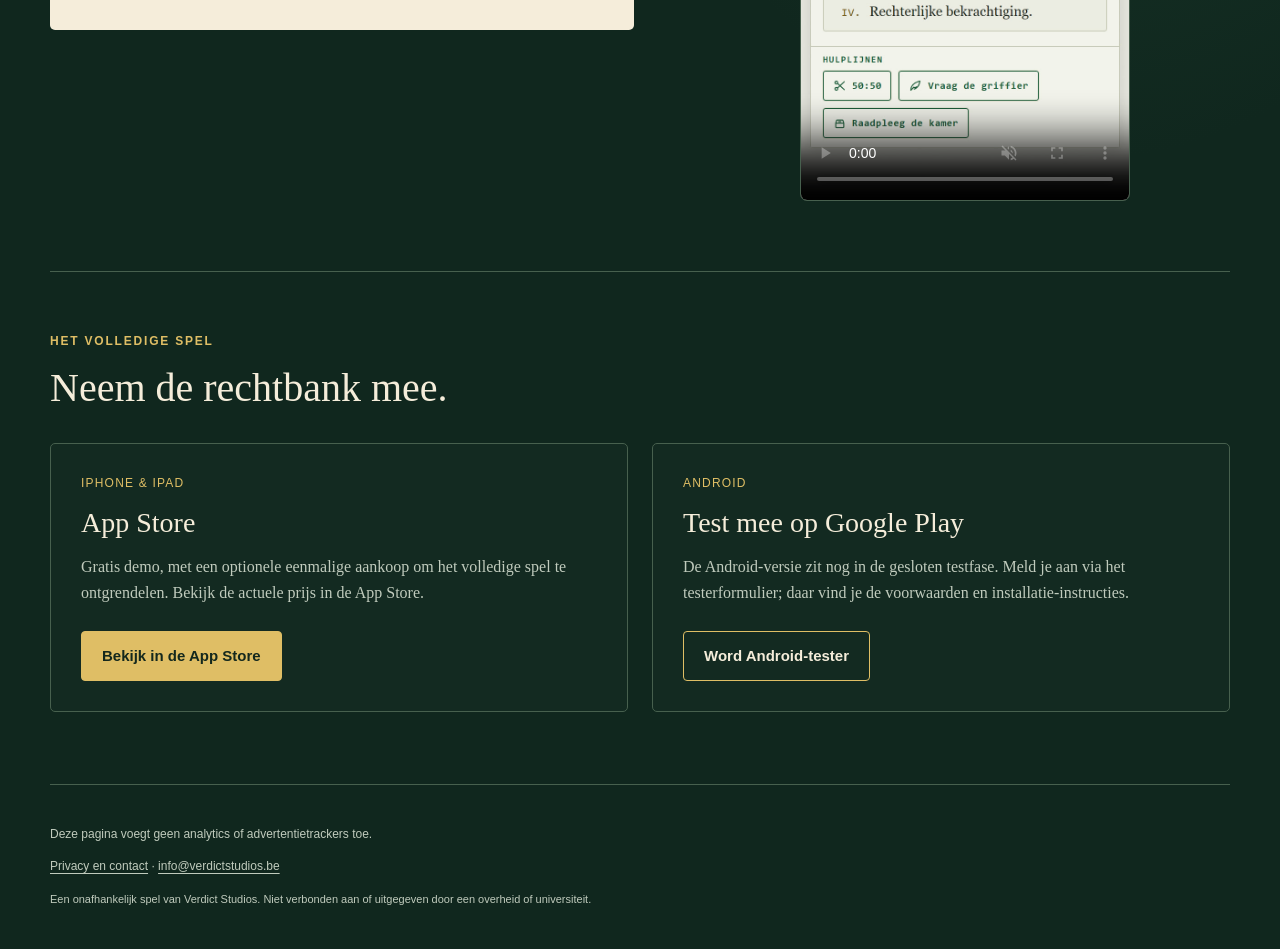
<file: coc/play/nl/index.html>
<!doctype html>
<html lang="nl" data-page-language="nl">
<head>
  <meta charset="utf-8">
  <meta name="viewport" content="width=device-width,initial-scale=1">
  <meta http-equiv="Content-Security-Policy" content="default-src 'self'; script-src 'self'; style-src 'self'; img-src 'self' data:; media-src 'self'; connect-src 'none'; object-src 'none'; base-uri 'none'; form-action 'none'">
  <meta name="description" content="Ontdek Cassatie of Cel: een quiz over Belgisch recht met meer dan 1.000 vragen en juridische bronnen. Probeer 8 gratis vragen en bekijk de appdemo.">
  <meta name="theme-color" content="#10271e">
  <title>Cassatie of Cel — Belgische rechtsquiz | Verdict Studios</title>
  <!-- SEO_HEAD_START -->
  <meta name="robots" content="index,follow,max-image-preview:large">
  <link rel="canonical" href="https://verdictstudios.be/coc/play/nl/">
  <link rel="alternate" hreflang="nl" href="https://verdictstudios.be/coc/play/nl/">
  <link rel="alternate" hreflang="fr" href="https://verdictstudios.be/coc/play/fr/">
  <link rel="alternate" hreflang="de" href="https://verdictstudios.be/coc/play/de/">
  <link rel="alternate" hreflang="en" href="https://verdictstudios.be/coc/play/en/">
  <link rel="alternate" hreflang="x-default" href="https://verdictstudios.be/coc/play/nl/">
  <meta property="og:type" content="website">
  <meta property="og:site_name" content="Verdict Studios">
  <meta property="og:title" content="Cassatie of Cel — Belgische rechtsquiz | Verdict Studios">
  <meta property="og:description" content="Ontdek Cassatie of Cel: een quiz over Belgisch recht met meer dan 1.000 vragen en juridische bronnen. Probeer 8 gratis vragen en bekijk de appdemo.">
  <meta property="og:url" content="https://verdictstudios.be/coc/play/nl/">
  <meta property="og:locale" content="nl_BE">
  <meta property="og:locale:alternate" content="fr_BE">
  <meta property="og:locale:alternate" content="de_DE">
  <meta property="og:locale:alternate" content="en_GB">
  <meta property="og:image" content="https://verdictstudios.be/coc/play/assets/lawyer.webp">
  <meta property="og:image:type" content="image/webp">
  <meta property="og:image:width" content="960">
  <meta property="og:image:height" content="960">
  <meta property="og:image:alt" content="Een advocaat achter de gouden tralies van een cel">
  <meta name="twitter:card" content="summary">
  <meta name="twitter:title" content="Cassatie of Cel — Belgische rechtsquiz | Verdict Studios">
  <meta name="twitter:description" content="Ontdek Cassatie of Cel: een quiz over Belgisch recht met meer dan 1.000 vragen en juridische bronnen. Probeer 8 gratis vragen en bekijk de appdemo.">
  <meta name="twitter:image" content="https://verdictstudios.be/coc/play/assets/lawyer.webp">
  <meta name="twitter:image:alt" content="Een advocaat achter de gouden tralies van een cel">
  <!-- SEO_HEAD_END -->
  <link rel="icon" href="../assets/icon-192.png">
  <link rel="stylesheet" href="../site.css">
  <script src="../site.js" defer></script>
</head>
<body itemscope itemtype="https://schema.org/WebSite">
  <meta itemprop="name" content="Verdict Studios">
  <meta itemprop="url" content="https://verdictstudios.be/">
  <a class="skip" href="#main" data-copy="skip">Naar de inhoud</a>
  <header class="masthead page-width">
    <a class="studio" href="./">VERDICT STUDIOS</a>
    <nav class="languages" aria-label="Taal / Langue / Sprache / Language">
      <a href="../nl/" lang="nl" hreflang="nl" data-lang="nl" aria-current="page">NL<span class="sr-only"> Nederlands</span></a>
      <a href="../fr/" lang="fr" hreflang="fr" data-lang="fr">FR<span class="sr-only"> Français</span></a>
      <a href="../de/" lang="de" hreflang="de" data-lang="de">DE<span class="sr-only"> Deutsch</span></a>
      <a href="../en/" lang="en" hreflang="en" data-lang="en">EN<span class="sr-only"> English</span></a>
    </nav>
  </header>
  <main id="main" class="page-width">
    <section class="hero" aria-labelledby="app-title">
      <div class="hero-copy">
        <p class="eyebrow" data-copy="subtitle">Dé Belgische rechtsquiz</p>
        <h1 id="app-title" data-copy="name">Cassatie of Cel</h1>
        <p class="hero-line" data-copy="hook">Ken jij het Belgische recht?</p>
        <p class="intro" data-copy="intro">Pleiten voor de rechtbank of zonder klok studeren. Meer dan 1.000 vragen, telkens met uitleg en een link naar de juridische bron.</p>
        <div class="actions">
          <a class="button primary" id="hero-demo" href="../demo/?lang=nl" data-copy="try">Probeer 8 gratis vragen</a>
          <a class="button secondary" href="#watch" data-copy="watch">Bekijk het spel</a>
        </div>
        <p class="assurance" data-copy="assurance">Geen abonnement. Geen reclame. Het volledige spel werkt offline.</p>
      </div>
      <figure class="hero-art">
        <img src="../assets/lawyer.webp" width="960" height="960" alt="Een advocaat achter de gouden tralies van een cel" id="hero-image" fetchpriority="high">
      </figure>
    </section>
    <section class="features" aria-label="Wat zit er in het spel?" id="features">
      <article><span class="feature-mark" aria-hidden="true">§</span><h2 data-copy="sourceTitle">Niet alleen het juiste antwoord</h2><p data-copy="sourceBody">Lees waarom het klopt en raadpleeg de juridische bron. Met extra vragen over het nieuwe Strafwetboek, strafvordering en sociaal strafrecht.</p></article>
      <article><span class="feature-mark" aria-hidden="true">01</span><h2 data-copy="playTitle">Eén fout. De cel.</h2><p data-copy="playBody">Klim door de Belgische rechtbanken, kies gunsten en zet je hulplijnen slim in. Of kies de oefenrang en leer zonder klok.</p></article>
      <article><span class="feature-mark" aria-hidden="true">↺</span><h2 data-copy="studyTitle">Ook zonder een run te spelen</h2><p data-copy="studyBody">Zoek vragen, oefen per rechtsgebied, bewaar bladwijzers en herhaal wat je nog niet beheerst. In het Nederlands, Frans, Duits of Engels.</p></article>
    </section>
    <section class="preview-section" aria-labelledby="sample-title">
      <div class="sample-card">
        <p class="eyebrow" data-copy="before">Eerst proberen</p>
        <h2 id="sample-title" data-copy="sampleTitle">Acht vragen. Jij pleit.</h2>
        <p data-copy="sampleBody">Een korte, vereenvoudigde browserproef met echte vragen uit het spel. Kies een antwoord, lees de uitleg en bekijk de bron. Eén fout stuurt je naar de cel — opnieuw proberen mag altijd.</p>
        <ul class="sample-facts"><li data-copy="sampleCount">8 geselecteerde vragen, niet de volledige vragenbank</li><li data-copy="sampleFree">Gratis, zonder account of installatie</li><li data-copy="samplePrivacy">Geen overdracht van scores of voortgang naar de app</li></ul>
        <a class="button primary" id="sample-demo" href="../demo/?lang=nl" data-copy="start">Begin de proefronde</a>
        <p class="fineprint" data-copy="sampleLimit">De volledige app voegt de complete vragenbank, spelrangen, gunsten, hulplijnen en studiemodus toe.</p>
      </div>
      <div id="watch" class="watch-card">
        <div class="watch-heading"><p class="eyebrow" data-copy="actual">Het echte spel</p><h2 data-copy="videoTitle">Zo speelt het.</h2></div>
        <video id="gameplay" controls muted loop playsinline preload="none" width="1080" height="1920" aria-label="Gameplayvideo van Cassatie of Cel">
          <source id="video-source" type="video/mp4">
          <track id="video-track" kind="captions" default>
          <span data-copy="videoFallback">Je browser ondersteunt deze video niet.</span>
        </video>
      </div>
    </section>
    <section class="get-section" aria-labelledby="get-title">
      <div class="get-intro"><p class="eyebrow" data-copy="full">Het volledige spel</p><h2 id="get-title" data-copy="getTitle">Neem de rechtbank mee.</h2></div>
      <div class="store-grid">
        <article class="store-card"><p class="platform">iPhone &amp; iPad</p><h3>App Store</h3><p data-copy="iosBody">Gratis demo, met een optionele eenmalige aankoop om het volledige spel te ontgrendelen. Bekijk de actuele prijs in de App Store.</p><a class="button primary" href="https://apps.apple.com/be/app/id6790086255" target="_blank" rel="noopener noreferrer" data-copy="iosButton">Bekijk in de App Store</a></article>
        <article class="store-card android-card"><p class="platform">Android</p><h3 data-copy="androidTitle">Test mee op Google Play</h3><p data-copy="androidBody">De Android-versie zit nog in de gesloten testfase. Meld je aan via het testerformulier; daar vind je de voorwaarden en installatie-instructies.</p><a class="button secondary" href="https://forms.gle/mKwj6xQWo4FjbQhSA" target="_blank" rel="noopener noreferrer" data-copy="androidButton">Word Android-tester</a></article>
      </div>
    </section>
  </main>
  <footer class="page-width footer" itemprop="publisher" itemscope itemtype="https://schema.org/Organization"><meta itemprop="name" content="Verdict Studios"><meta itemprop="url" content="https://verdictstudios.be/"><p data-copy="privacyNote">Deze pagina voegt geen analytics of advertentietrackers toe.</p><div><a href="/" data-copy="privacy">Privacy en contact</a><span aria-hidden="true"> · </span><a itemprop="email" href="mailto:info@verdictstudios.be">info@verdictstudios.be</a></div><p class="fineprint" data-copy="independent">Een onafhankelijk spel van Verdict Studios. Niet verbonden aan of uitgegeven door een overheid of universiteit.</p></footer>
</body>
</html>
</file>
<file: coc/play/site.css>
:root{color-scheme:dark;--bg:#10271e;--paper:#f5edda;--muted:#c0cbbd;--gold:#dfbe65;--edge:#47604e;--panel:#173529;--ink:#14281d;font-family:Georgia,'Times New Roman',serif;line-height:1.65}
*{box-sizing:border-box}html{scroll-behavior:smooth}body{margin:0;background:radial-gradient(ellipse at 85% 15%,#234a36 0,transparent 45%),var(--bg);color:var(--paper)}a{color:inherit}button,a,video{-webkit-tap-highlight-color:transparent}a:focus-visible,video:focus-visible{outline:3px solid var(--gold);outline-offset:5px}::selection{background:var(--gold);color:var(--ink)}.page-width{width:min(1180px,calc(100% - 64px));margin-inline:auto}.masthead{display:flex;justify-content:space-between;align-items:center;padding-block:27px;border-bottom:1px solid var(--edge);gap:20px}.studio,.eyebrow,.languages,.platform,.button,.fineprint,.assurance,.footer{font-family:Arial,Helvetica,sans-serif}.studio{font-size:12px;letter-spacing:.22em;text-decoration:none;color:var(--gold);font-weight:700}.languages{display:flex;gap:4px}.languages a{min-width:44px;min-height:44px;display:grid;place-content:center;font-size:13px;letter-spacing:.06em;text-decoration:none;border:1px solid transparent;border-radius:3px}.languages a:hover{border-color:var(--edge)}.languages a[aria-current=page]{background:var(--gold);color:var(--ink);font-weight:700}.hero{display:grid;grid-template-columns:1.05fr 1fr;gap:60px;align-items:center;padding-block:76px 64px}.eyebrow{text-transform:uppercase;letter-spacing:.15em;font-size:12px;font-weight:700;color:var(--gold);margin:0 0 12px}h1,h2,h3,p{overflow-wrap:break-word}h1{font-size:clamp(42px,5.7vw,76px);line-height:1.03;font-weight:400;margin:0 0 24px;letter-spacing:-.04em}h2{font-weight:400;font-size:32px;line-height:1.18;margin:0 0 18px}h3{font-weight:400;line-height:1.2;font-size:28px;margin:0 0 14px}.hero-line{font-size:25px;line-height:1.35;margin:0 0 18px;color:var(--gold);font-style:italic}.intro{color:var(--muted);font-size:18px;margin:0 0 28px;max-width:570px}.hero-art{margin:0;position:relative}.hero-art:before{content:'';position:absolute;inset:12% 0 0;background:#0009;filter:blur(32px);z-index:-1}.hero-art img{display:block;width:100%;height:auto;border-radius:9px;box-shadow:0 25px 70px #0006}.actions{display:flex;flex-wrap:wrap;gap:12px}.button{display:inline-flex;align-items:center;justify-content:center;text-align:center;text-decoration:none;padding:14px 20px;min-height:50px;line-height:1.35;border:1px solid var(--gold);border-radius:4px;font-size:15px;font-weight:700;transition:background .15s,transform .15s}.button:hover{transform:translateY(-2px)}.primary{background:var(--gold);color:var(--ink)}.primary:hover{background:#f0d580}.secondary{background:transparent;color:var(--paper)}.secondary:hover{background:#ffffff0c}.assurance{font-size:12px;color:var(--muted);margin:18px 0 0;line-height:1.7}.features{display:grid;grid-template-columns:repeat(3,minmax(0,1fr));gap:38px;padding-block:38px 66px;border-top:1px solid var(--edge)}.features h2{font-size:24px;margin-block:16px 12px}.features p{color:var(--muted);font-size:16px;margin:0}.feature-mark{display:block;font-size:27px;color:var(--gold);line-height:1.2}.preview-section{display:grid;grid-template-columns:1.1fr 1fr;gap:65px;align-items:start;padding-block:58px 70px;border-top:1px solid var(--edge)}.sample-card{background:var(--paper);color:var(--ink);padding:40px;border-radius:5px;position:sticky;top:30px}.sample-card .eyebrow{color:#68763e}.sample-card h2{font-size:38px}.sample-card p{font-size:17px}.sample-card .button{background:var(--ink);color:var(--paper);border-color:var(--ink);width:100%;margin-top:16px}.sample-card .button:hover{background:#244735}.sample-facts{padding-left:20px;font-size:15px}.sample-facts li{margin:10px 0}.fineprint,.sample-card .fineprint{font-size:12px;line-height:1.65;color:var(--muted);margin:14px 0 0}.sample-card .fineprint{color:#53604d}.watch-card{text-align:center;scroll-margin-top:24px}.watch-heading{text-align:left}.watch-card video{display:block;width:min(100%,330px);height:auto;max-height:640px;aspect-ratio:9/16;object-fit:contain;background:#0b0c0b;border:1px solid var(--edge);border-radius:7px;margin:28px auto 0}.watch-card .fineprint{max-width:360px;margin-inline:auto}.get-section{padding-block:60px 72px;border-top:1px solid var(--edge)}.get-intro{margin-bottom:32px}.get-intro h2{font-size:40px}.store-grid{display:grid;grid-template-columns:1fr 1fr;gap:24px}.store-card{padding:30px;border:1px solid var(--edge);border-radius:5px;background:#ffffff03;display:flex;flex-direction:column;align-items:start}.store-card p:not(.platform){color:var(--muted);margin:0 0 24px}.store-card .button{margin-top:auto}.platform{font-size:12px;letter-spacing:.1em;color:var(--gold);margin:0 0 12px;text-transform:uppercase}.footer{font-size:12px;border-top:1px solid var(--edge);padding-block:28px 40px;color:var(--muted)}.footer a{text-underline-offset:3px}.footer .fineprint{max-width:740px;font-size:11px}.skip{position:absolute;top:0;left:15px;z-index:5;transform:translateY(-120%);padding:12px;background:var(--gold);color:var(--ink)}.skip:focus{transform:none}.sr-only{position:absolute;width:1px;height:1px;overflow:hidden;clip-path:inset(50%);white-space:nowrap}
@media(max-width:900px){.page-width{width:calc(100% - 44px)}.hero{gap:32px;padding-top:50px}h1{font-size:48px}.hero-line{font-size:22px}.intro{font-size:16px}.features{gap:24px}.preview-section{gap:30px;grid-template-columns:1fr 1fr}.sample-card{padding:28px}.sample-card h2{font-size:32px}}
@media(max-width:640px){.page-width{width:calc(100% - 36px)}.masthead{padding-block:15px}.studio{font-size:10px;letter-spacing:.15em}.languages{gap:0}.languages a{min-width:39px}.hero{grid-template-columns:1fr;padding-block:36px 40px;gap:32px}.hero-copy{text-align:center}h1{font-size:clamp(40px,12vw,59px)}.hero-line{font-size:22px}.intro{font-size:17px}.actions{justify-content:center}.button{font-size:14px;padding:13px 16px}.hero-art{max-width:390px;margin-inline:auto}.hero-art img{border-radius:6px}.features{grid-template-columns:1fr;gap:26px;padding-block:30px 36px}.features article{display:grid;grid-template-columns:30px 1fr;column-gap:14px}.feature-mark{grid-row:1/3;margin-top:2px}.features h2{margin:0 0 8px;font-size:23px}.features p{grid-column:2}.preview-section{grid-template-columns:1fr;padding-block:36px 44px;gap:38px}.sample-card{position:static;padding:28px 24px}.sample-card h2{font-size:34px}.sample-card p{font-size:16px}.watch-heading{text-align:center}.watch-card video{width:min(100%,330px);max-height:none}.get-section{padding-block:40px}.get-intro h2{font-size:34px}.store-grid{grid-template-columns:1fr}.store-card{padding:26px}.store-card .button{width:100%}}
@media(prefers-reduced-motion:reduce){html{scroll-behavior:auto}.button{transition:none}.button:hover{transform:none}}
</file>
<file: coc/play/demo/demo.css>
:root{color-scheme:dark;--green:#0a251b;--deep:#061810;--paper:#fff5da;--muted:#bdc8b9;--gold:#e0bc59;--ink:#192b20;--line:#496149;--error:#ffb9a7;--good:#aaddb5;font-family:system-ui,-apple-system,BlinkMacSystemFont,"Segoe UI",sans-serif;background:var(--deep);color:var(--paper)}
*{box-sizing:border-box}body{margin:0;min-width:280px;background:radial-gradient(ellipse at 50% 0,#244e36 0,transparent 60%),var(--deep);line-height:1.6}a{color:var(--gold);text-underline-offset:.22em}button,select{font:inherit}button,a,select{-webkit-tap-highlight-color:transparent}button{cursor:pointer}button:disabled{cursor:default}a:focus-visible,button:focus-visible,select:focus-visible,summary:focus-visible{outline:3px solid var(--gold);outline-offset:5px}button:disabled{opacity:1}h1,h2,h3,p{margin:0}h1,h2,.wordmark{font-family:Georgia,"Times New Roman",serif}h1{font-size:clamp(2.25rem,7vw,4.75rem);line-height:1.08;letter-spacing:-.035em;text-wrap:balance}h2{font-size:clamp(1.65rem,4vw,2.35rem);line-height:1.25}h3{font-size:1.05rem}h1:focus,h2:focus{outline:0}.site-header{max-width:1120px;margin:auto;padding:1.3rem 2rem;display:flex;justify-content:space-between;align-items:center;gap:1.25rem;border-bottom:1px solid #e0bc5933}.wordmark{font-weight:bold;font-size:1.5rem;text-decoration:none;color:var(--paper);white-space:nowrap}.wordmark span{font-size:.7em;font-style:italic;color:var(--gold)}.language-control{display:flex;align-items:center;gap:.6rem;font-size:.85rem;color:var(--muted)}select{max-width:100%;min-height:44px;color:var(--paper);background:var(--green);border:1px solid var(--line);border-radius:.35rem;padding:.4rem .65rem}main{max-width:960px;margin:0 auto;padding:3.5rem 2rem 2rem;min-height:65vh}main:focus{outline:0}.eyebrow{text-transform:uppercase;letter-spacing:.15em;font-size:.75rem;font-weight:800;color:var(--gold);margin-bottom:1.4rem}.hero{max-width:760px;margin:1rem auto 0;text-align:center}.hero p.lede{font-size:clamp(1.1rem,2.5vw,1.35rem);max-width:610px;margin:1.4rem auto;color:#e3e5d9}.pill-row{display:flex;gap:.6rem;justify-content:center;flex-wrap:wrap;margin:1.8rem 0}.pill{border:1px solid var(--line);border-radius:2rem;padding:.35rem .85rem;color:var(--muted);font-size:.85rem}.primary,.secondary{border-radius:.4rem;padding:.8rem 1.15rem;min-height:48px;display:inline-flex;align-items:center;justify-content:center;text-align:center;text-decoration:none;font-weight:750;line-height:1.4;max-width:100%;overflow-wrap:anywhere}.primary{color:var(--deep);background:var(--gold);border:1px solid var(--gold)}.primary:hover{background:#f1d17c}.secondary{color:var(--paper);background:transparent;border:1px solid var(--line)}.secondary:hover{background:#ffffff0b}.hero .primary{padding:1rem 1.7rem}.intro-note{margin:1.7rem auto 0;max-width:650px;color:var(--muted);font-size:.9rem}.steps{display:grid;grid-template-columns:repeat(3,1fr);gap:1rem;margin:3rem 0 0;text-align:left}.step{padding:1.3rem;border-top:1px solid var(--line);color:var(--muted);font-size:.92rem}.step strong{display:block;color:var(--paper);margin-bottom:.4rem}.step-number{color:var(--gold);font-family:Georgia,serif;font-size:1.7rem;line-height:1;margin-bottom:.8rem}.case-header{display:flex;justify-content:space-between;gap:1rem;align-items:center;margin:0 0 .7rem;color:var(--muted);font-size:.85rem}.progress{display:flex;gap:.35rem;margin-bottom:1.7rem}.progress span{height:5px;flex:1;border-radius:2px;background:#42624b}.progress .done{background:var(--gold)}.progress .current{background:var(--paper)}.case-card{background:var(--paper);color:var(--ink);border-radius:.65rem;border:1px solid #f2cf80;box-shadow:0 15px 55px #0005;padding:clamp(1.25rem,4vw,2.5rem)}.case-card .eyebrow{color:#52623d;margin-bottom:.8rem}.question{font-family:Georgia,"Times New Roman",serif;font-size:clamp(1.25rem,3vw,1.65rem);line-height:1.5;font-weight:normal}.answers{display:grid;gap:.8rem;margin-top:1.5rem}.answer{display:flex;align-items:flex-start;gap:.8rem;text-align:left;width:100%;border:1px solid #a2ab91;border-radius:.4rem;background:#fffaf0;color:var(--ink);padding:1rem;font-size:1rem;line-height:1.5;overflow-wrap:anywhere}.answer:hover:not(:disabled){border-color:#486b44;background:#f0f0d8}.answer:focus-visible{outline-color:#486b44}.answer-letter{flex:0 0 1.7rem;display:inline-flex;align-items:center;justify-content:center;min-height:1.7rem;font-size:.8rem;font-weight:800;border:1px solid #abb49b;border-radius:.2rem}.answer.correct{background:#e0ecd4;border-color:#36743c;box-shadow:inset 4px 0 #36743c}.answer.wrong{background:#ffe3d7;border-color:#a74125;box-shadow:inset 4px 0 #a74125}.answer-label{display:block;font-size:.78rem;font-weight:800;text-transform:uppercase;letter-spacing:.06em;margin-top:.4rem}.hint{margin-top:1.5rem;border-top:1px solid #cad0b9;padding-top:1rem;color:#425739;font-size:.9rem}.hint summary{cursor:pointer;min-height:36px;font-weight:650}.hint p{padding:.6rem 0}.feedback{margin-top:1.5rem;border-left:3px solid var(--gold);padding:1.3rem 1.5rem;background:#183423;border-radius:0 .4rem .4rem 0}.feedback.failure{border-color:var(--error)}.feedback h2{color:var(--good);margin-bottom:.65rem;font-size:1.6rem}.feedback.failure h2{color:var(--error)}.feedback p{margin-bottom:.85rem}.sources{display:flex;flex-wrap:wrap;gap:.7rem 1.2rem;font-size:.92rem;margin:1rem 0}.source-note{font-size:.8rem;color:var(--muted)}.actions{display:flex;flex-wrap:wrap;gap:.8rem;margin-top:1.4rem}.case-bottom{display:flex;justify-content:flex-end;margin-top:1.2rem}.case-bottom button{font-size:.85rem;border:0;background:none;color:var(--muted);text-decoration:underline;text-underline-offset:.2em;padding:.4rem}.summary{max-width:730px;margin:2rem auto;text-align:center}.summary .score{font-family:Georgia,serif;font-size:4rem;color:var(--gold);line-height:1;margin:1.7rem 0}.summary p{margin:1.2rem auto;color:var(--muted);max-width:620px}.summary .actions{justify-content:center}.site-footer{max-width:960px;margin:1rem auto 0;padding:1.5rem 2rem 2rem;border-top:1px solid #e0bc5926;text-align:center;color:var(--muted);font-size:.8rem}.site-footer p{margin-bottom:.6rem}.skip-link{position:fixed;z-index:10;left:1rem;top:-8rem;padding:.8rem;background:var(--paper);color:var(--ink)}.skip-link:focus{top:1rem}.noscript{max-width:700px;margin:2rem auto;padding:1rem}.failed-load{padding:2rem;border:1px solid var(--error);border-radius:.5rem} [hidden]{display:none!important}
@media(max-width:600px){.site-header{padding:1rem;gap:.6rem;flex-wrap:wrap}.wordmark{font-size:1.2rem}.language-control{gap:.35rem}.language-control label{position:absolute;width:1px;height:1px;overflow:hidden;clip-path:inset(50%)}select{font-size:.85rem;max-width:130px}main{padding:2.2rem 1rem 1rem}.hero{margin:0 auto}.steps{grid-template-columns:1fr;gap:.2rem;margin-top:2rem}.step{padding:1rem .2rem;display:grid;grid-template-columns:2rem 1fr;gap:.3rem}.step-number{grid-row:span 2;margin:.2rem 0}.step strong{margin:0}.pill-row{margin:1.4rem 0}.case-card{padding:1.1rem}.answer{padding:.85rem;gap:.6rem}.feedback{padding:1rem}.site-footer{padding:1.3rem 1rem 2rem}.actions>*{flex:1 1 180px}.case-header{font-size:.8rem}.summary .score{font-size:3.5rem}}
@media(prefers-reduced-motion:no-preference){.primary,.answer,.secondary{transition:background-color .15s,border-color .15s}}
@media(forced-colors:active){.answer.correct{border:3px solid LinkText}.answer.wrong{border:3px dashed CanvasText}.progress span{border:1px solid CanvasText}.progress .done,.progress .current{background:Highlight}}
</file>
